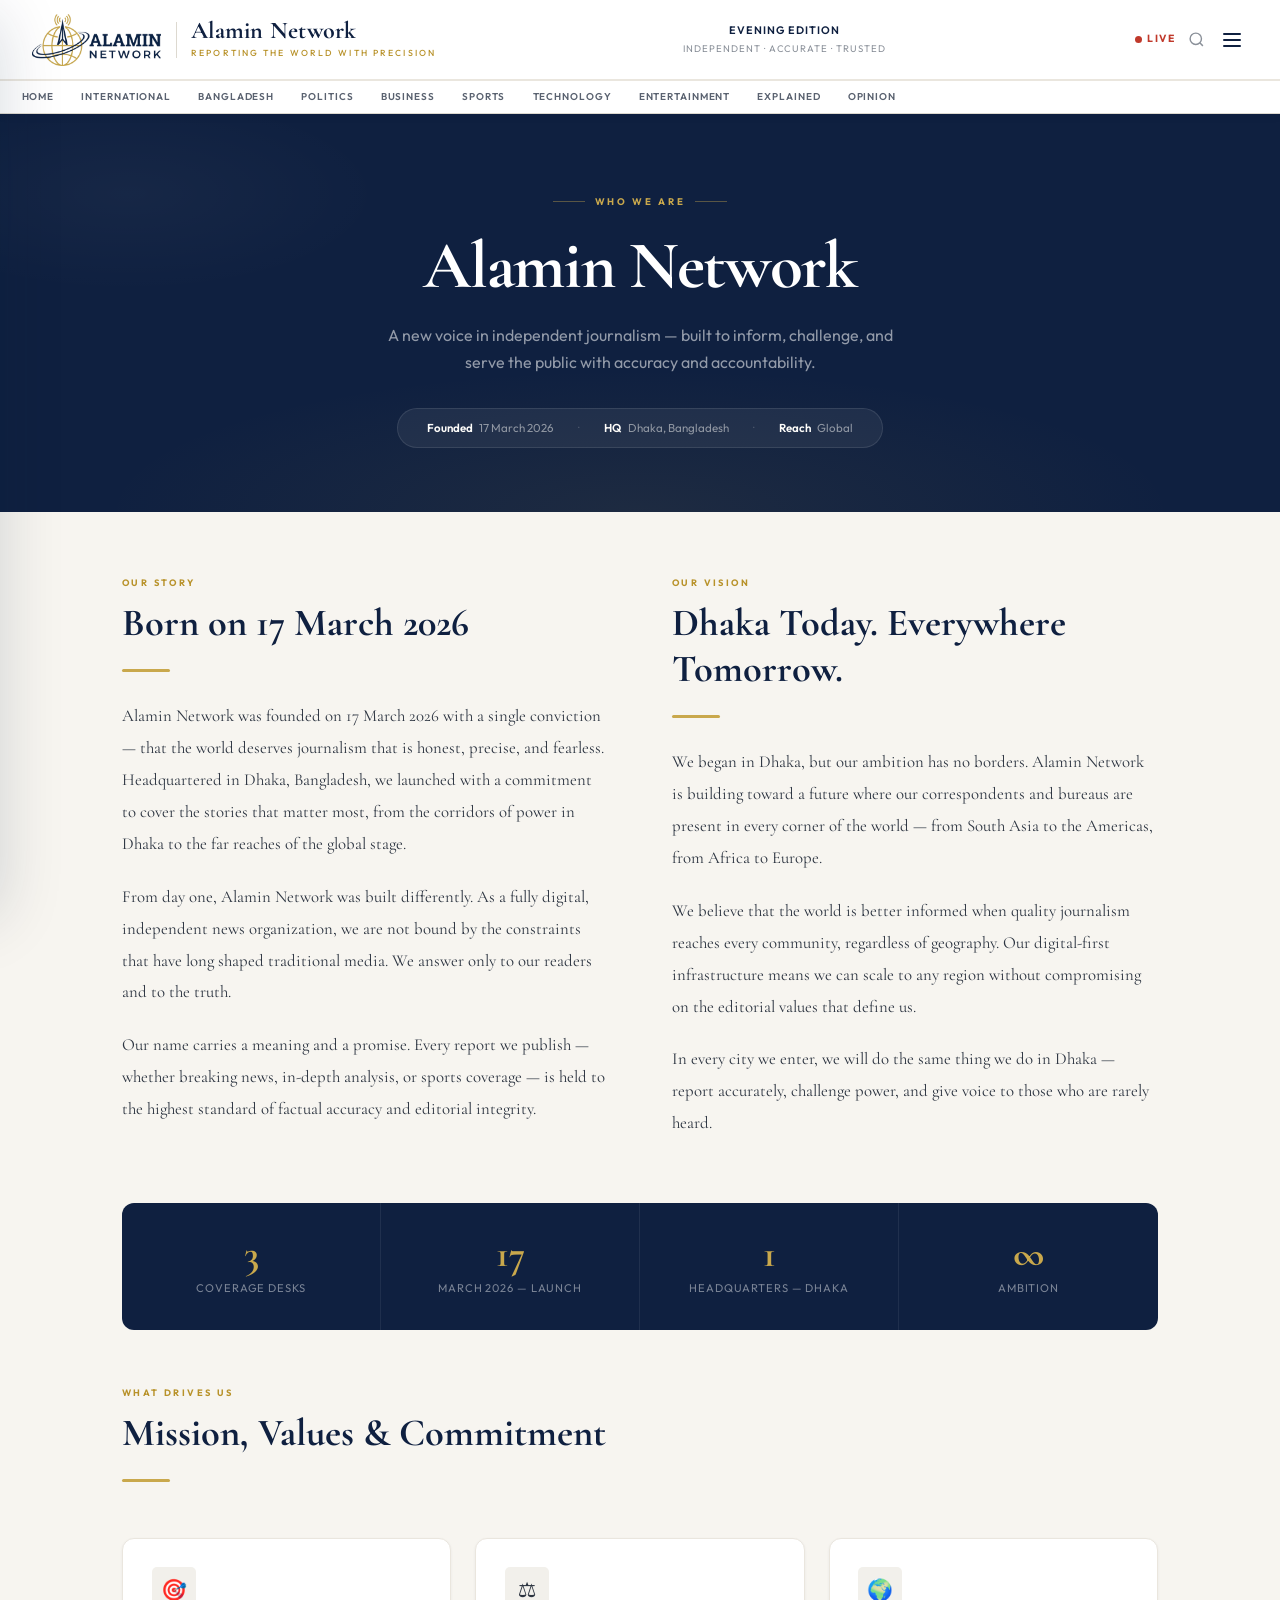
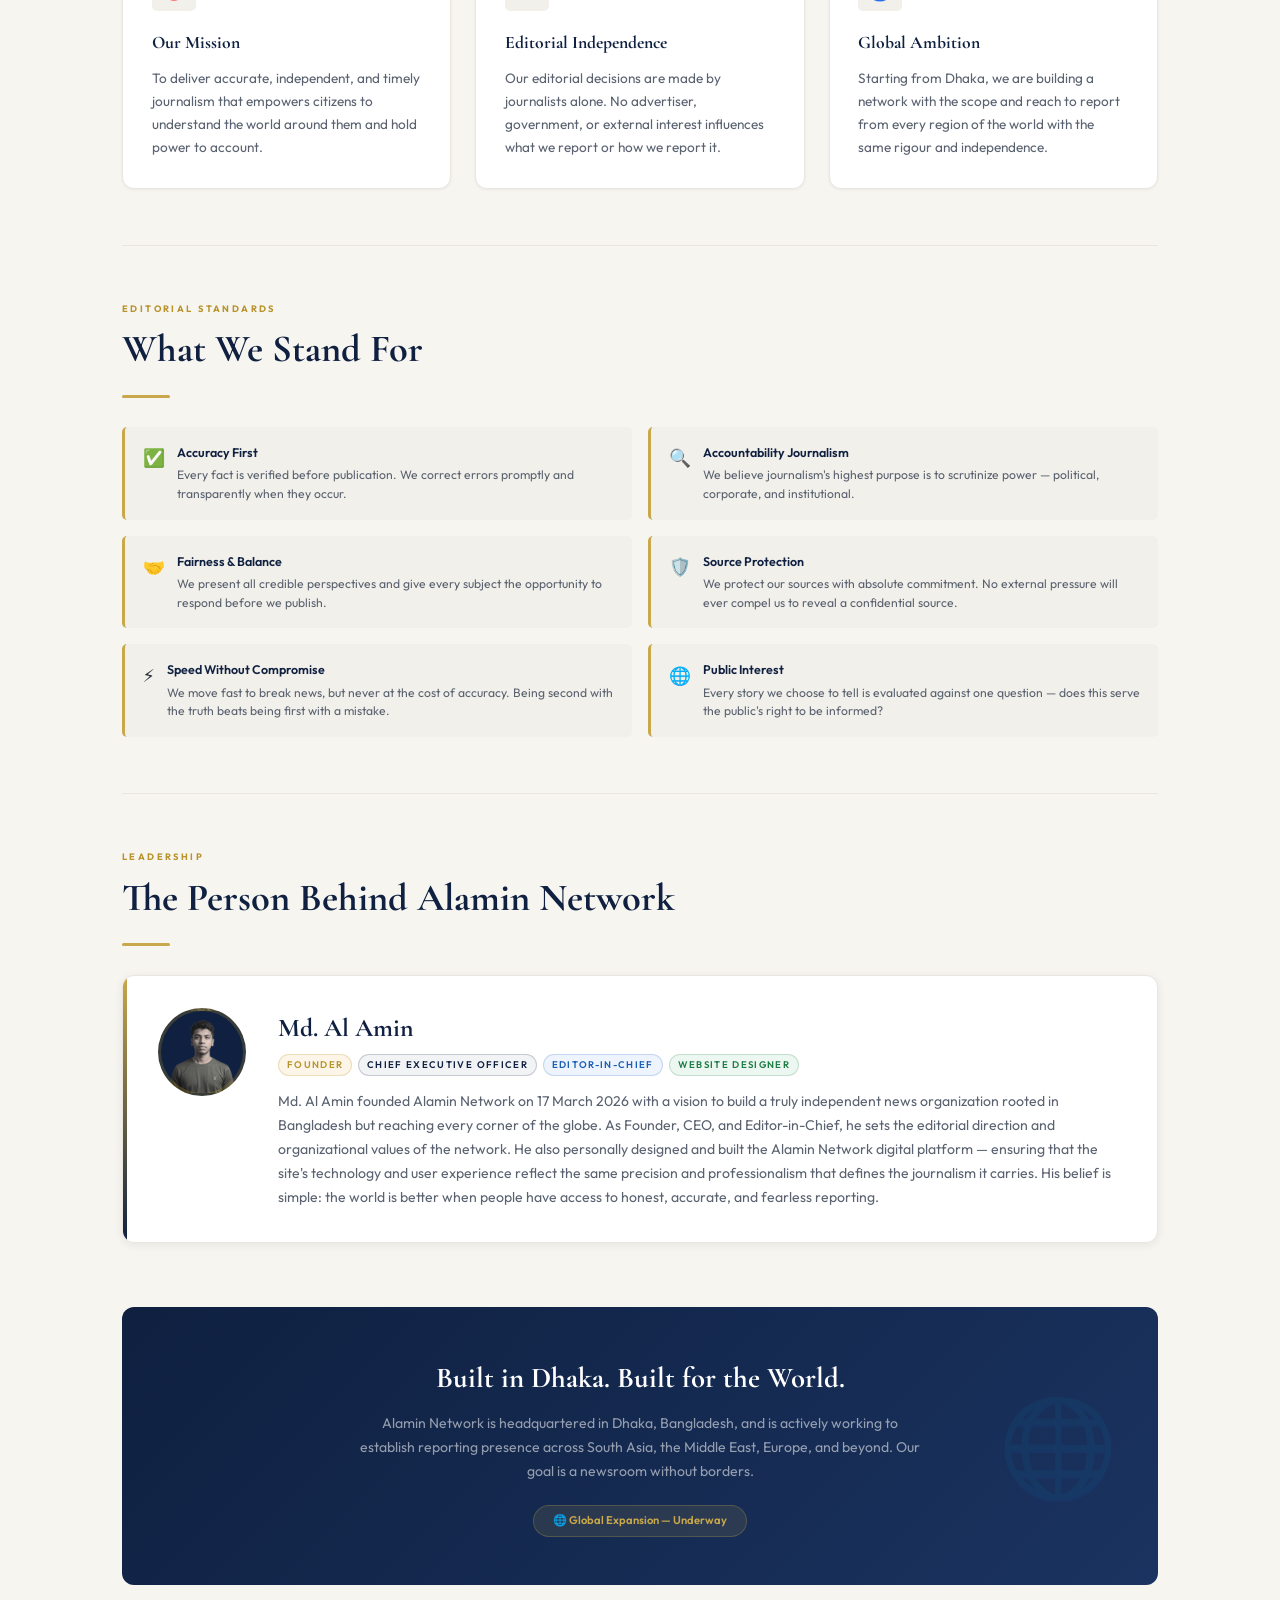
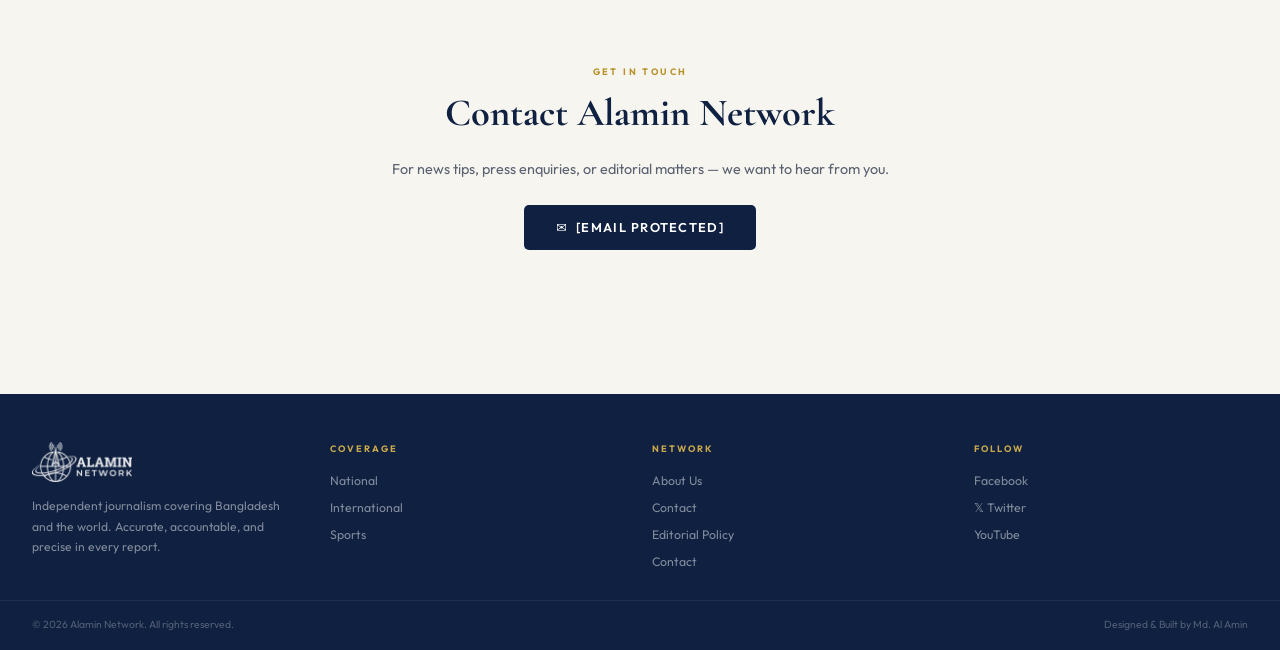
<file: about.html>
<!DOCTYPE html>
<html lang="en">
<head>
  <meta charset="UTF-8" />
  <meta name="viewport" content="width=device-width, initial-scale=1.0" />
  <meta name="description" content="About Alamin Network — Independent journalism headquartered in Dhaka, Bangladesh." />
  <meta name="theme-color" content="#ffffff" />
  <meta property="og:site_name" content="Alamin Network" />
  <meta property="og:type" content="website" />
  <meta property="og:title" content="About Us — Alamin Network" />
  <meta property="og:description" content="Independent journalism headquartered in Dhaka, Bangladesh. Founded 17 March 2026." />
  <meta name="twitter:card" content="summary_large_image" />
  <meta name="twitter:title" content="About Us — Alamin Network" />
  <title>About Us — Alamin Network</title>
  <link rel="icon" type="image/png" href="logo_alaminnetwork.png" />
  <link rel="stylesheet" href="css/main.css" />
  <style>

    /* ── ABOUT PAGE STYLES ─────────────────────────── */

    .about-hero {
      background: var(--navy);
      padding: 5rem 2rem 4rem;
      text-align: center;
      position: relative;
      overflow: hidden;
    }
    .about-hero::before {
      content: '';
      position: absolute;
      inset: 0;
      background:
        radial-gradient(ellipse 70% 60% at 50% 100%, rgba(201,168,76,0.08) 0%, transparent 60%),
        radial-gradient(ellipse 40% 50% at 10% 20%, rgba(255,255,255,0.03) 0%, transparent 50%);
      pointer-events: none;
    }
    .about-hero-label {
      font-family: var(--ui);
      font-size: .6rem;
      font-weight: 700;
      letter-spacing: .28em;
      text-transform: uppercase;
      color: var(--gold-rich);
      margin-bottom: 1.2rem;
      display: flex;
      align-items: center;
      justify-content: center;
      gap: .6rem;
    }
    .about-hero-label::before,
    .about-hero-label::after {
      content: '';
      width: 32px;
      height: 1px;
      background: var(--gold-rich);
      opacity: .4;
    }
    .about-hero-title {
      font-family: var(--display);
      font-size: clamp(2.4rem, 6vw, 4.2rem);
      font-weight: 700;
      color: #fff;
      line-height: 1.1;
      letter-spacing: -.02em;
      margin-bottom: 1.2rem;
    }
    .about-hero-sub {
      font-family: var(--ui);
      font-size: 1rem;
      color: rgba(255,255,255,.55);
      max-width: 520px;
      margin: 0 auto 2rem;
      line-height: 1.7;
    }
    .about-hero-meta {
      display: inline-flex;
      align-items: center;
      gap: 1.5rem;
      background: rgba(255,255,255,.06);
      border: 1px solid rgba(255,255,255,.1);
      border-radius: 30px;
      padding: .6rem 1.8rem;
      font-family: var(--ui);
      font-size: .72rem;
      color: rgba(255,255,255,.5);
    }
    .about-hero-meta span { display: flex; align-items: center; gap: .4rem; }
    .about-hero-meta strong { color: #fff; font-weight: 600; }
    .about-hero-meta-dot { color: rgba(255,255,255,.2); }

    /* Main content area */
    .about-main {
      max-width: 1100px;
      margin: 0 auto;
      padding: 4rem 2rem 5rem;
    }

    /* Section label */
    .about-section-label {
      font-family: var(--ui);
      font-size: .58rem;
      font-weight: 700;
      letter-spacing: .26em;
      text-transform: uppercase;
      color: var(--gold);
      margin-bottom: .6rem;
    }
    .about-section-title {
      font-family: var(--display);
      font-size: clamp(1.6rem, 3vw, 2.4rem);
      font-weight: 700;
      color: var(--navy);
      margin-bottom: 1.4rem;
      line-height: 1.2;
    }
    .about-section-divider {
      width: 48px;
      height: 3px;
      background: var(--gold-rich);
      border-radius: 2px;
      margin-bottom: 1.8rem;
    }
    .about-body-text {
      font-family: var(--display);
      font-size: 1.05rem;
      line-height: 1.9;
      color: var(--text-2);
    }
    .about-body-text p { margin-bottom: 1.3rem; }
    .about-body-text p:last-child { margin-bottom: 0; }

    /* Mission / Vision / Values cards */
    .about-cards {
      display: grid;
      grid-template-columns: repeat(3, 1fr);
      gap: 1.5rem;
      margin: 3.5rem 0;
    }
    .about-card {
      background: var(--surface);
      border: 1px solid var(--border-lt);
      border-radius: var(--r-lg);
      padding: 1.8rem;
      box-shadow: var(--sh-xs);
      transition: box-shadow .22s var(--ease), transform .22s var(--ease);
    }
    .about-card:hover {
      box-shadow: var(--sh-md);
      transform: translateY(-3px);
    }
    .about-card-icon {
      width: 44px;
      height: 44px;
      border-radius: var(--r);
      display: flex;
      align-items: center;
      justify-content: center;
      font-size: 1.3rem;
      margin-bottom: 1.1rem;
      background: var(--surf-alt);
    }
    .about-card-title {
      font-family: var(--display);
      font-size: 1.1rem;
      font-weight: 700;
      color: var(--navy);
      margin-bottom: .6rem;
    }
    .about-card-text {
      font-family: var(--ui);
      font-size: .85rem;
      color: var(--text-3);
      line-height: 1.7;
    }

    /* Stats row */
    .about-stats {
      display: grid;
      grid-template-columns: repeat(4, 1fr);
      gap: 0;
      background: var(--navy);
      border-radius: var(--r-lg);
      overflow: hidden;
      margin: 3.5rem 0;
    }
    .about-stat {
      padding: 2rem 1.5rem;
      text-align: center;
      border-right: 1px solid rgba(255,255,255,.07);
    }
    .about-stat:last-child { border-right: none; }
    .about-stat-number {
      font-family: var(--display);
      font-size: 2.4rem;
      font-weight: 700;
      color: var(--gold-rich);
      line-height: 1;
      margin-bottom: .4rem;
    }
    .about-stat-label {
      font-family: var(--ui);
      font-size: .7rem;
      color: rgba(255,255,255,.45);
      letter-spacing: .08em;
      text-transform: uppercase;
    }

    /* Two-column layout for story + vision */
    .about-two-col {
      display: grid;
      grid-template-columns: 1fr 1fr;
      gap: 4rem;
      align-items: start;
      margin-bottom: 4rem;
    }

    /* Leadership */
    .about-leadership {
      margin-bottom: 4rem;
    }
    .leader-card {
      display: flex;
      align-items: flex-start;
      gap: 2rem;
      background: var(--surface);
      border: 1px solid var(--border-lt);
      border-radius: var(--r-lg);
      padding: 2rem 2.2rem;
      box-shadow: var(--sh-sm);
      position: relative;
      overflow: hidden;
    }
    .leader-card::before {
      content: '';
      position: absolute;
      top: 0; left: 0;
      width: 4px;
      height: 100%;
      background: linear-gradient(to bottom, var(--gold-rich), var(--navy));
    }
    .leader-avatar {
      width: 88px;
      height: 88px;
      border-radius: 50%;
      background: var(--navy);
      display: flex;
      align-items: center;
      justify-content: center;
      font-family: var(--display);
      font-size: 2rem;
      font-weight: 700;
      color: var(--gold-rich);
      flex-shrink: 0;
      border: 3px solid var(--gold-bdr);
    }
    .leader-info { flex: 1; }
    .leader-name {
      font-family: var(--display);
      font-size: 1.6rem;
      font-weight: 700;
      color: var(--navy);
      margin-bottom: .3rem;
    }
    .leader-roles {
      display: flex;
      flex-wrap: wrap;
      gap: .4rem;
      margin-bottom: .9rem;
    }
    .leader-role-tag {
      font-family: var(--ui);
      font-size: .6rem;
      font-weight: 600;
      letter-spacing: .14em;
      text-transform: uppercase;
      padding: .25em .8em;
      border-radius: 30px;
      border: 1px solid;
    }
    .tag-founder { color: var(--gold); border-color: var(--gold-bdr); background: var(--gold-pale); }
    .tag-ceo     { color: var(--navy); border-color: rgba(15,32,64,.2); background: rgba(15,32,64,.05); }
    .tag-editor  { color: var(--cat-nat); border-color: rgba(26,95,180,.2); background: var(--cat-nat-bg); }
    .tag-designer{ color: var(--cat-spt); border-color: rgba(30,126,70,.2); background: var(--cat-spt-bg); }
    .leader-bio {
      font-family: var(--ui);
      font-size: .88rem;
      color: var(--text-3);
      line-height: 1.7;
    }

    /* Editorial values list */
    .about-values {
      display: grid;
      grid-template-columns: repeat(2, 1fr);
      gap: 1rem;
      margin-top: 1.5rem;
    }
    .about-value-item {
      display: flex;
      align-items: flex-start;
      gap: .75rem;
      padding: 1rem 1.1rem;
      background: var(--surf-alt);
      border-radius: var(--r);
      border-left: 3px solid var(--gold-rich);
    }
    .about-value-icon { font-size: 1.1rem; flex-shrink: 0; margin-top: .1rem; }
    .about-value-title {
      font-family: var(--ui);
      font-size: .78rem;
      font-weight: 600;
      color: var(--navy);
      margin-bottom: .2rem;
    }
    .about-value-text {
      font-family: var(--ui);
      font-size: .76rem;
      color: var(--text-3);
      line-height: 1.55;
    }

    /* Global reach banner */
    .about-global {
      background: linear-gradient(135deg, var(--navy) 0%, var(--navy-mid) 100%);
      border-radius: var(--r-lg);
      padding: 3rem 2.5rem;
      text-align: center;
      margin-bottom: 4rem;
      position: relative;
      overflow: hidden;
    }
    .about-global::after {
      content: '🌐';
      position: absolute;
      right: 2.5rem;
      top: 50%;
      transform: translateY(-50%);
      font-size: 6rem;
      opacity: .06;
    }
    .about-global-title {
      font-family: var(--display);
      font-size: 1.8rem;
      font-weight: 700;
      color: #fff;
      margin-bottom: .7rem;
    }
    .about-global-text {
      font-family: var(--ui);
      font-size: .88rem;
      color: rgba(255,255,255,.55);
      max-width: 560px;
      margin: 0 auto;
      line-height: 1.7;
    }
    .about-global-badge {
      display: inline-flex;
      align-items: center;
      gap: .5rem;
      background: rgba(201,168,76,.12);
      border: 1px solid rgba(201,168,76,.25);
      border-radius: 30px;
      padding: .4rem 1.2rem;
      font-family: var(--ui);
      font-size: .7rem;
      color: var(--gold-rich);
      font-weight: 600;
      margin-top: 1.3rem;
    }

    /* Section separator */
    .about-sep {
      border: none;
      border-top: 1px solid var(--border-lt);
      margin: 3.5rem 0;
    }

    /* Responsive */
    @media (max-width: 900px) {
      .about-two-col { grid-template-columns: 1fr; gap: 2.5rem; }
      .about-cards { grid-template-columns: 1fr; gap: 1rem; }
      .about-stats { grid-template-columns: repeat(2,1fr); }
      .about-stat:nth-child(2) { border-right: none; }
      .about-values { grid-template-columns: 1fr; }
    }
    @media (max-width: 600px) {
      .about-hero { padding: 3.5rem 1.2rem 3rem; }
      .about-hero-meta { flex-direction: column; gap: .5rem; border-radius: var(--r-lg); }
      .about-hero-meta-dot { display: none; }
      .about-main { padding: 2.5rem 1rem 4rem; }
      .about-stats { grid-template-columns: repeat(2,1fr); }
      .leader-card { flex-direction: column; align-items: center; text-align: center; }
      .leader-card::before { width: 100%; height: 4px; }
      .leader-roles { justify-content: center; }
      .about-global::after { display: none; }
    }
  </style>
</head>
<body>
<header class="site-header">
  <div class="header-brand-row">
    <div class="header-logo">
      <a href="index.html" style="display:flex;align-items:center;gap:.9rem;text-decoration:none">
        <img class="logo-img" src="logo_alaminnetwork.png" alt="Alamin Network" />
        <div class="logo-divider"></div>
        <div class="logo-text">
          <span class="logo-text-main">Alamin Network</span>
          <span class="logo-text-sub">Reporting the World With Precision</span>
        </div>
      </a>
    </div>
    <div class="edition-badge">
      <span class="edition-name" id="edition-name">Morning Edition</span>
      Independent · Accurate · Trusted
    </div>
    <div class="header-actions">
      <a href="live.html" class="live-header-btn" id="live-header-btn" title="Live Coverage">
        <span class="live-header-dot"></span>LIVE
      </a>
      <button class="header-btn" onclick="openSearch()" title="Search">
        <svg width="17" height="17" viewBox="0 0 24 24" fill="none" stroke="currentColor" stroke-width="2"><circle cx="11" cy="11" r="8"/><path d="m21 21-4.35-4.35"/></svg>
      </button>
      <button class="hamburger-btn" id="hamburger-btn" onclick="openDrawer()" title="Menu">
        <span class="ham-bar"></span>
        <span class="ham-bar"></span>
        <span class="ham-bar"></span>
      </button>
    </div>
  </div>
  <nav class="cat-nav" id="cat-nav">
    <div class="cat-nav-inner">
      <a href="index.html" class="cat-link">Home</a>
      <a href="category.html?cat=international"  class="cat-link" data-cat="international">International</a>
      <a href="category.html?cat=bangladesh"     class="cat-link" data-cat="bangladesh">Bangladesh</a>
      <a href="category.html?cat=politics"       class="cat-link" data-cat="politics">Politics</a>
      <a href="category.html?cat=business"       class="cat-link" data-cat="business">Business</a>
      <a href="category.html?cat=sports"         class="cat-link" data-cat="sports">Sports</a>
      <a href="category.html?cat=technology"     class="cat-link" data-cat="technology">Technology</a>
      <a href="category.html?cat=entertainment"  class="cat-link" data-cat="entertainment">Entertainment</a>
      <a href="category.html?cat=explained"      class="cat-link" data-cat="explained">Explained</a>
      <a href="category.html?cat=opinion"        class="cat-link" data-cat="opinion">Opinion</a>
    </div>
  </nav>
</header>

<!-- DRAWER BACKDROP -->
<div class="drawer-backdrop" id="drawer-backdrop"></div>

<!-- DRAWER -->
<nav class="drawer" id="drawer">
  <div class="drawer-head">
    <img class="drawer-logo" src="logo_alaminnetwork.png" alt="Alamin Network" />
    <button class="drawer-x" onclick="closeDrawer()">✕</button>
  </div>
  <div class="drawer-edition">
    <strong id="drawer-edition-name">Morning Edition</strong>
    Independent · Accurate · Trusted
  </div>
  <div>
    <div class="drawer-nav-label">News</div>
    <a href="index.html"                      class="drawer-link" data-page="home"><span class="drawer-dot"></span>Home</a>
    <a href="category.html?cat=national"      class="drawer-link" data-cat="national"><span class="drawer-dot"></span>National</a>
    <a href="category.html?cat=international" class="drawer-link" data-cat="international"><span class="drawer-dot"></span>International</a>
    <a href="category.html?cat=politics"      class="drawer-link" data-cat="politics"><span class="drawer-dot"></span>Politics</a>
    <a href="category.html?cat=business"      class="drawer-link" data-cat="business"><span class="drawer-dot"></span>Business</a>
  </div>
  <div>
    <div class="drawer-nav-label">More</div>
    <a href="category.html?cat=sports"        class="drawer-link" data-cat="sports"><span class="drawer-dot"></span>Sports</a>
    <a href="category.html?cat=technology"    class="drawer-link" data-cat="technology"><span class="drawer-dot"></span>Technology</a>
    <a href="category.html?cat=entertainment" class="drawer-link" data-cat="entertainment"><span class="drawer-dot"></span>Entertainment</a>
  </div>
  <div class="drawer-foot">
    <div class="drawer-foot-title">Follow Us</div>
    <div class="drawer-social">
      <a href="#">Facebook</a>
      <a href="#">𝕏 Twitter</a>
      <a href="#">YouTube</a>
    </div>
  </div>
  <div>
    <div class="drawer-nav-label">Pages</div>
    <a href="about.html"   class="drawer-link active"><span class="drawer-dot" style="background:var(--gold)"></span>About Us</a>
    <a href="archive.html" class="drawer-link"><span class="drawer-dot" style="background:var(--text-4)"></span>Archive</a>
    <a href="contact.html" class="drawer-link"><span class="drawer-dot" style="background:var(--cat-int)"></span>Contact</a>
  </div>
</nav>

<!-- SEARCH OVERLAY -->
<div class="search-overlay" id="search-overlay">
  <div class="search-box">
    <div class="search-box-label">Search Articles</div>
    <div class="search-input-row">
      <svg width="20" height="20" viewBox="0 0 24 24" fill="none" stroke="currentColor" stroke-width="2"><circle cx="11" cy="11" r="8"/><path d="m21 21-4.35-4.35"/></svg>
      <input type="text" id="search-input" placeholder="Type to search…" oninput="runSearch(this.value)" autocomplete="off" />
      <button class="search-close-btn" onclick="closeSearch()">✕</button>
    </div>
    <div id="search-results"></div>
  </div>
</div>

<!-- HERO BANNER -->
<div class="about-hero">
  <div class="about-hero-label">Who We Are</div>
  <h1 class="about-hero-title">Alamin Network</h1>
  <p class="about-hero-sub">A new voice in independent journalism — built to inform, challenge, and serve the public with accuracy and accountability.</p>
  <div class="about-hero-meta">
    <span><strong>Founded</strong> 17 March 2026</span>
    <span class="about-hero-meta-dot">·</span>
    <span><strong>HQ</strong> Dhaka, Bangladesh</span>
    <span class="about-hero-meta-dot">·</span>
    <span><strong>Reach</strong> Global</span>
  </div>
</div>

<!-- MAIN CONTENT -->
<main class="about-main">

  <!-- OUR STORY + GLOBAL VISION -->
  <div class="about-two-col">

    <div>
      <div class="about-section-label">Our Story</div>
      <h2 class="about-section-title">Born on 17 March 2026</h2>
      <div class="about-section-divider"></div>
      <div class="about-body-text">
        <p>Alamin Network was founded on 17 March 2026 with a single conviction — that the world deserves journalism that is honest, precise, and fearless. Headquartered in Dhaka, Bangladesh, we launched with a commitment to cover the stories that matter most, from the corridors of power in Dhaka to the far reaches of the global stage.</p>
        <p>From day one, Alamin Network was built differently. As a fully digital, independent news organization, we are not bound by the constraints that have long shaped traditional media. We answer only to our readers and to the truth.</p>
        <p>Our name carries a meaning and a promise. Every report we publish — whether breaking news, in-depth analysis, or sports coverage — is held to the highest standard of factual accuracy and editorial integrity.</p>
      </div>
    </div>

    <div>
      <div class="about-section-label">Our Vision</div>
      <h2 class="about-section-title">Dhaka Today. Everywhere Tomorrow.</h2>
      <div class="about-section-divider"></div>
      <div class="about-body-text">
        <p>We began in Dhaka, but our ambition has no borders. Alamin Network is building toward a future where our correspondents and bureaus are present in every corner of the world — from South Asia to the Americas, from Africa to Europe.</p>
        <p>We believe that the world is better informed when quality journalism reaches every community, regardless of geography. Our digital-first infrastructure means we can scale to any region without compromising on the editorial values that define us.</p>
        <p>In every city we enter, we will do the same thing we do in Dhaka — report accurately, challenge power, and give voice to those who are rarely heard.</p>
      </div>
    </div>

  </div>

  <!-- STATS -->
  <div class="about-stats">
    <div class="about-stat">
      <div class="about-stat-number">3</div>
      <div class="about-stat-label">Coverage Desks</div>
    </div>
    <div class="about-stat">
      <div class="about-stat-number">17</div>
      <div class="about-stat-label">March 2026 — Launch</div>
    </div>
    <div class="about-stat">
      <div class="about-stat-number">1</div>
      <div class="about-stat-label">Headquarters — Dhaka</div>
    </div>
    <div class="about-stat">
      <div class="about-stat-number">∞</div>
      <div class="about-stat-label">Ambition</div>
    </div>
  </div>

  <!-- MISSION, VALUES, COMMITMENT CARDS -->
  <div class="about-section-label">What Drives Us</div>
  <h2 class="about-section-title">Mission, Values & Commitment</h2>
  <div class="about-section-divider"></div>

  <div class="about-cards">
    <div class="about-card">
      <div class="about-card-icon">🎯</div>
      <div class="about-card-title">Our Mission</div>
      <div class="about-card-text">To deliver accurate, independent, and timely journalism that empowers citizens to understand the world around them and hold power to account.</div>
    </div>
    <div class="about-card">
      <div class="about-card-icon">⚖️</div>
      <div class="about-card-title">Editorial Independence</div>
      <div class="about-card-text">Our editorial decisions are made by journalists alone. No advertiser, government, or external interest influences what we report or how we report it.</div>
    </div>
    <div class="about-card">
      <div class="about-card-icon">🌍</div>
      <div class="about-card-title">Global Ambition</div>
      <div class="about-card-text">Starting from Dhaka, we are building a network with the scope and reach to report from every region of the world with the same rigour and independence.</div>
    </div>
  </div>

  <!-- EDITORIAL VALUES -->
  <hr class="about-sep" />

  <div class="about-section-label">Editorial Standards</div>
  <h2 class="about-section-title">What We Stand For</h2>
  <div class="about-section-divider"></div>

  <div class="about-values">
    <div class="about-value-item">
      <div class="about-value-icon">✅</div>
      <div>
        <div class="about-value-title">Accuracy First</div>
        <div class="about-value-text">Every fact is verified before publication. We correct errors promptly and transparently when they occur.</div>
      </div>
    </div>
    <div class="about-value-item">
      <div class="about-value-icon">🔍</div>
      <div>
        <div class="about-value-title">Accountability Journalism</div>
        <div class="about-value-text">We believe journalism's highest purpose is to scrutinize power — political, corporate, and institutional.</div>
      </div>
    </div>
    <div class="about-value-item">
      <div class="about-value-icon">🤝</div>
      <div>
        <div class="about-value-title">Fairness & Balance</div>
        <div class="about-value-text">We present all credible perspectives and give every subject the opportunity to respond before we publish.</div>
      </div>
    </div>
    <div class="about-value-item">
      <div class="about-value-icon">🛡️</div>
      <div>
        <div class="about-value-title">Source Protection</div>
        <div class="about-value-text">We protect our sources with absolute commitment. No external pressure will ever compel us to reveal a confidential source.</div>
      </div>
    </div>
    <div class="about-value-item">
      <div class="about-value-icon">⚡</div>
      <div>
        <div class="about-value-title">Speed Without Compromise</div>
        <div class="about-value-text">We move fast to break news, but never at the cost of accuracy. Being second with the truth beats being first with a mistake.</div>
      </div>
    </div>
    <div class="about-value-item">
      <div class="about-value-icon">🌐</div>
      <div>
        <div class="about-value-title">Public Interest</div>
        <div class="about-value-text">Every story we choose to tell is evaluated against one question — does this serve the public's right to be informed?</div>
      </div>
    </div>
  </div>

  <hr class="about-sep" />

  <!-- LEADERSHIP -->
  <div class="about-leadership">
    <div class="about-section-label">Leadership</div>
    <h2 class="about-section-title">The Person Behind Alamin Network</h2>
    <div class="about-section-divider"></div>

    <div class="leader-card">
      <div class="leader-avatar" style="background-image:url('images/IMG_20260314_221739.png');background-size:cover;background-position:center top;padding:0;font-size:0;"></div>
      <div class="leader-info">
        <div class="leader-name">Md. Al Amin</div>
        <div class="leader-roles">
          <span class="leader-role-tag tag-founder">Founder</span>
          <span class="leader-role-tag tag-ceo">Chief Executive Officer</span>
          <span class="leader-role-tag tag-editor">Editor-in-Chief</span>
          <span class="leader-role-tag tag-designer">Website Designer</span>
        </div>
        <div class="leader-bio">
          Md. Al Amin founded Alamin Network on 17 March 2026 with a vision to build a truly independent news organization rooted in Bangladesh but reaching every corner of the globe. As Founder, CEO, and Editor-in-Chief, he sets the editorial direction and organizational values of the network. He also personally designed and built the Alamin Network digital platform — ensuring that the site's technology and user experience reflect the same precision and professionalism that defines the journalism it carries. His belief is simple: the world is better when people have access to honest, accurate, and fearless reporting.
        </div>
      </div>
    </div>
  </div>

  <!-- GLOBAL REACH BANNER -->
  <div class="about-global">
    <div class="about-global-title">Built in Dhaka. Built for the World.</div>
    <div class="about-global-text">Alamin Network is headquartered in Dhaka, Bangladesh, and is actively working to establish reporting presence across South Asia, the Middle East, Europe, and beyond. Our goal is a newsroom without borders.</div>
    <div class="about-global-badge">
      🌐 Global Expansion — Underway
    </div>
  </div>

  <!-- CONTACT STRIP -->
  <div style="text-align:center;padding:1rem 0 2rem">
    <div class="about-section-label" style="justify-content:center;display:flex">Get In Touch</div>
    <h2 class="about-section-title" style="text-align:center">Contact Alamin Network</h2>
    <p style="font-family:var(--ui);font-size:.9rem;color:var(--text-3);margin-bottom:1.5rem">For news tips, press enquiries, or editorial matters — we want to hear from you.</p>
    <a href="/cdn-cgi/l/email-protection#74171b1a0015170034151815191d1a1a1100031b061f5a171b19" style="display:inline-flex;align-items:center;gap:.5rem;background:var(--navy);color:#fff;font-family:var(--ui);font-size:.8rem;font-weight:600;letter-spacing:.1em;text-transform:uppercase;padding:.75rem 2rem;border-radius:var(--r);transition:background .18s" onmouseover="this.style.background='var(--navy-mid)'" onmouseout="this.style.background='var(--navy)'">
      ✉ <span class="__cf_email__" data-cfemail="92f1fdfce6f3f1e6d2f3fef3fffbfcfcf7e6e5fde0f9bcf1fdff">[email&#160;protected]</span>
    </a>
  </div>

</main>

<!-- FOOTER -->
<footer class="site-footer">
  <div class="footer-main">
    <div>
      <img class="footer-logo" src="logo_alaminnetwork.png" alt="Alamin Network" />
      <p class="footer-desc">Independent journalism covering Bangladesh and the world. Accurate, accountable, and precise in every report.</p>
    </div>
    <div>
      <div class="footer-col-title">Coverage</div>
      <div class="footer-links">
        <a href="category.html?cat=national">National</a>
        <a href="category.html?cat=international">International</a>
        <a href="category.html?cat=sports">Sports</a>
      </div>
    </div>
    <div>
      <div class="footer-col-title">Network</div>
      <div class="footer-links">
        <a href="about.html">About Us</a>
        <a href="contact.html">Contact</a>
        <a href="#">Editorial Policy</a>
        <a href="#">Contact</a>
      </div>
    </div>
    <div>
      <div class="footer-col-title">Follow</div>
      <div class="footer-links">
        <a href="#">Facebook</a>
        <a href="#">𝕏 Twitter</a>
        <a href="#">YouTube</a>
      </div>
    </div>
  </div>
  <div class="footer-bottom">
    <span>© 2026 Alamin Network. All rights reserved.</span>
    <span>Designed & Built by Md. Al Amin</span>
  </div>
</footer>

<script src="js/main.js"></script>
<script>
  initEdition();
  setActiveNav();
  getJSON('data/index.json').then(function(feed) {
    if (feed) { _feed = feed; initBreaking(feed); }
  });
</script>
</body>
</html>
</file>
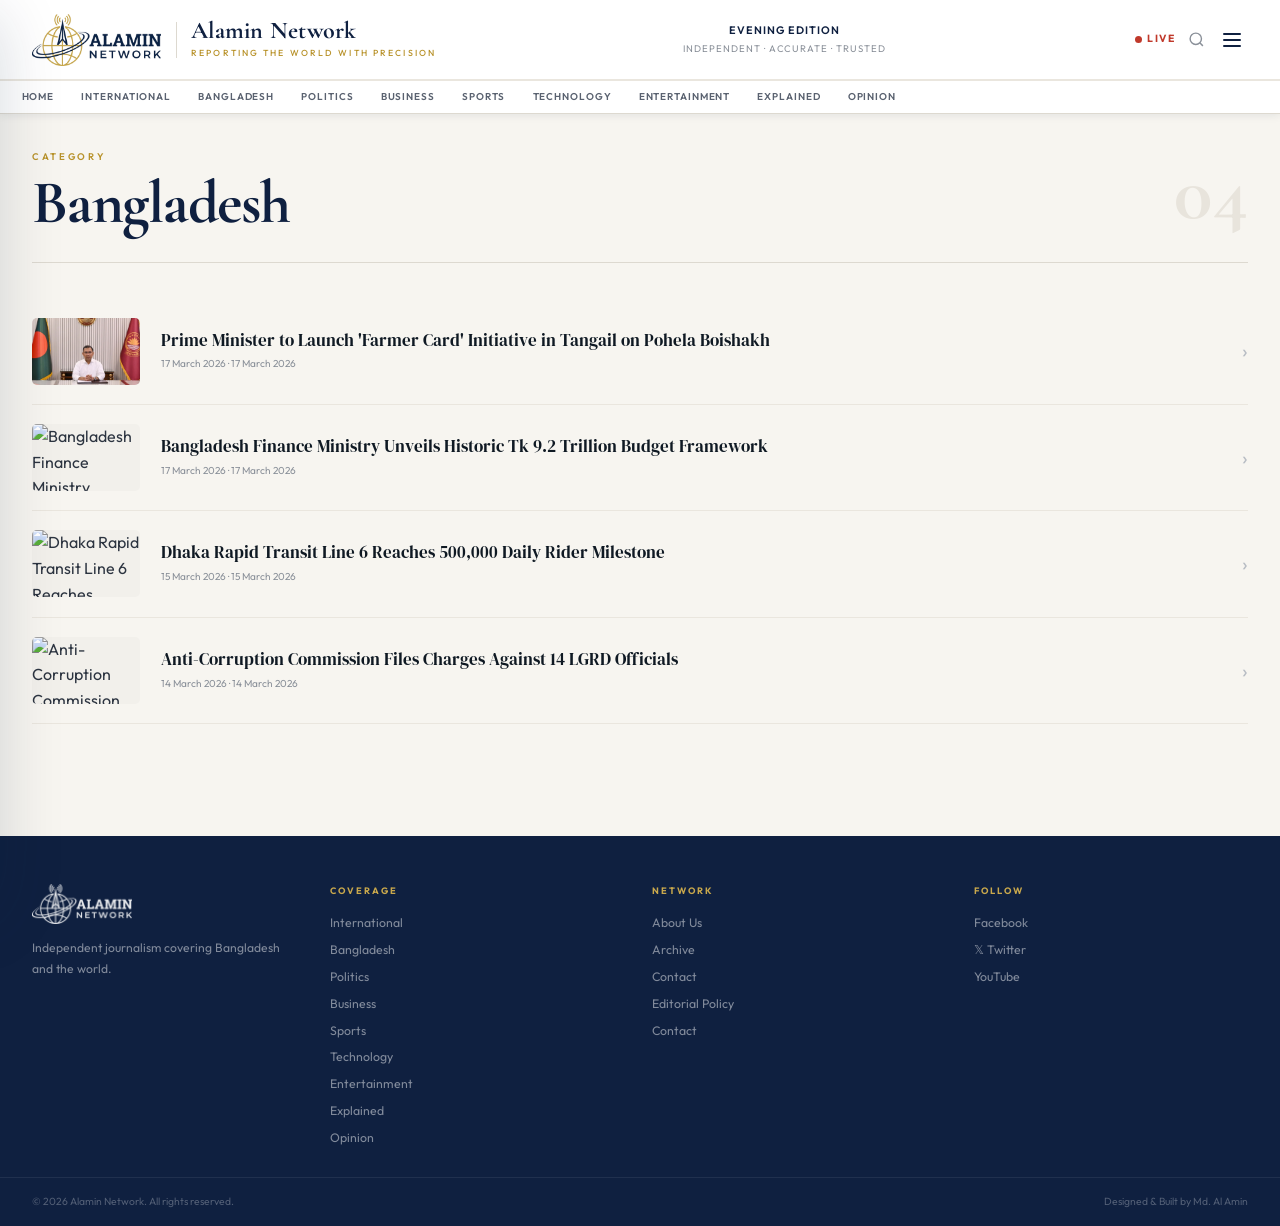
<file: category.html>
<!DOCTYPE html>
<html lang="en">
<head>
  <meta charset="UTF-8" /><meta name="viewport" content="width=device-width, initial-scale=1.0" />
  <title>Category — Alamin Network</title>
  <link rel="icon" type="image/png" href="logo_alaminnetwork.png" />
  <link rel="stylesheet" href="css/main.css" />
</head>
<body>
<header class="site-header">
  <div class="header-brand-row">
    <div class="header-logo">
      <a href="index.html" style="display:flex;align-items:center;gap:.9rem;text-decoration:none">
        <img class="logo-img" src="logo_alaminnetwork.png" alt="Alamin Network" />
        <div class="logo-divider"></div>
        <div class="logo-text">
          <span class="logo-text-main">Alamin Network</span>
          <span class="logo-text-sub">Reporting the World With Precision</span>
        </div>
      </a>
    </div>
    <div class="edition-badge"><span class="edition-name" id="edition-name">Morning Edition</span>Independent · Accurate · Trusted</div>
    <div class="header-actions">
      <a href="live.html" class="live-header-btn" id="live-header-btn" title="Live Coverage">
        <span class="live-header-dot"></span>LIVE
      </a>
      <button class="header-btn" onclick="openSearch()" title="Search"><svg width="17" height="17" viewBox="0 0 24 24" fill="none" stroke="currentColor" stroke-width="2"><circle cx="11" cy="11" r="8"/><path d="m21 21-4.35-4.35"/></svg></button>
      <button class="hamburger-btn" id="hamburger-btn" onclick="openDrawer()" title="Menu"><span class="ham-bar"></span><span class="ham-bar"></span><span class="ham-bar"></span></button>
    </div>
  </div>
  <nav class="cat-nav" id="cat-nav">
    <div class="cat-nav-inner">
      <a href="index.html" class="cat-link">Home</a>
      <a href="category.html?cat=international"  class="cat-link" data-cat="international">International</a>
      <a href="category.html?cat=bangladesh"     class="cat-link" data-cat="bangladesh">Bangladesh</a>
      <a href="category.html?cat=politics"       class="cat-link" data-cat="politics">Politics</a>
      <a href="category.html?cat=business"       class="cat-link" data-cat="business">Business</a>
      <a href="category.html?cat=sports"         class="cat-link" data-cat="sports">Sports</a>
      <a href="category.html?cat=technology"     class="cat-link" data-cat="technology">Technology</a>
      <a href="category.html?cat=entertainment"  class="cat-link" data-cat="entertainment">Entertainment</a>
      <a href="category.html?cat=explained"      class="cat-link" data-cat="explained">Explained</a>
      <a href="category.html?cat=opinion"        class="cat-link" data-cat="opinion">Opinion</a>
    </div>
  </nav>
</header>
<div class="drawer-backdrop" id="drawer-backdrop"></div>
<nav class="drawer" id="drawer">
  <div class="drawer-head"><img class="drawer-logo" src="logo_alaminnetwork.png" alt="Alamin Network" /><button class="drawer-x" onclick="closeDrawer()">✕</button></div>
  <div class="drawer-edition"><strong id="drawer-edition-name">Morning Edition</strong>Independent · Accurate · Trusted</div>
  <div>
    <div class="drawer-nav-label">News</div>
    <a href="index.html" class="drawer-link" data-page="home"><span class="drawer-dot"></span>Home</a>
    <a href="category.html?cat=international" class="drawer-link" data-cat="international"><span class="drawer-dot"></span>International</a>
    <a href="category.html?cat=bangladesh"    class="drawer-link" data-cat="bangladesh"><span class="drawer-dot"></span>Bangladesh</a>
    <a href="category.html?cat=politics"      class="drawer-link" data-cat="politics"><span class="drawer-dot"></span>Politics</a>
    <a href="category.html?cat=business"      class="drawer-link" data-cat="business"><span class="drawer-dot"></span>Business</a>
  </div>
  <div>
    <div class="drawer-nav-label">More</div>
    <a href="category.html?cat=sports"        class="drawer-link" data-cat="sports"><span class="drawer-dot"></span>Sports</a>
    <a href="category.html?cat=technology"    class="drawer-link" data-cat="technology"><span class="drawer-dot"></span>Technology</a>
    <a href="category.html?cat=entertainment" class="drawer-link" data-cat="entertainment"><span class="drawer-dot"></span>Entertainment</a>
    <a href="category.html?cat=explained"     class="drawer-link" data-cat="explained"><span class="drawer-dot"></span>Explained</a>
    <a href="category.html?cat=opinion"       class="drawer-link" data-cat="opinion"><span class="drawer-dot"></span>Opinion</a>
  </div>
  <div>
    <div class="drawer-nav-label">Pages</div>
    <a href="about.html" class="drawer-link"><span class="drawer-dot" style="background:var(--gold)"></span>About Us</a>
    <a href="archive.html" class="drawer-link"><span class="drawer-dot" style="background:var(--text-4)"></span>Archive</a>
    <a href="contact.html" class="drawer-link"><span class="drawer-dot" style="background:var(--cat-int)"></span>Contact</a>
  </div>
  <div class="drawer-foot"><div class="drawer-foot-title">Follow Us</div><div class="drawer-social"><a href="#">Facebook</a><a href="#">𝕏 Twitter</a><a href="#">YouTube</a></div></div>
</nav>
<div class="search-overlay" id="search-overlay">
  <div class="search-box">
    <div class="search-box-label">Search Articles</div>
    <div class="search-input-row">
      <svg width="20" height="20" viewBox="0 0 24 24" fill="none" stroke="currentColor" stroke-width="2"><circle cx="11" cy="11" r="8"/><path d="m21 21-4.35-4.35"/></svg>
      <input type="text" id="search-input" placeholder="Type to search…" oninput="runSearch(this.value)" autocomplete="off" />
      <button class="search-close-btn" onclick="closeSearch()">✕</button>
    </div>
    <div id="search-results"></div>
  </div>
</div>
<main class="site-main">
  <div class="cat-page-hero">
    <div class="cat-page-hero-inner">
      <div><div class="cat-page-label" id="cat-label">Category</div><h1 class="cat-page-title" id="cat-title">Loading…</h1></div>
      <div class="cat-page-count" id="cat-count">00</div>
    </div>
  </div>
  <div class="cat-list" id="cat-list">
    <div style="height:82px;margin-bottom:1px;border-radius:var(--r)" class="sk"></div>
    <div style="height:82px;margin-bottom:1px;border-radius:var(--r)" class="sk"></div>
    <div style="height:82px;border-radius:var(--r)" class="sk"></div>
  </div>
</main>
<footer class="site-footer">
  <div class="footer-main">
    <div><img class="footer-logo" src="logo_alaminnetwork.png" alt="Alamin Network" /><p class="footer-desc">Independent journalism covering Bangladesh and the world.</p></div>
    <div><div class="footer-col-title">Coverage</div><div class="footer-links"><a href="category.html?cat=international">International</a><a href="category.html?cat=bangladesh">Bangladesh</a><a href="category.html?cat=politics">Politics</a><a href="category.html?cat=business">Business</a><a href="category.html?cat=sports">Sports</a><a href="category.html?cat=technology">Technology</a><a href="category.html?cat=entertainment">Entertainment</a><a href="category.html?cat=explained">Explained</a><a href="category.html?cat=opinion">Opinion</a></div></div>
    <div><div class="footer-col-title">Network</div><div class="footer-links"><a href="about.html">About Us</a>
        <a href="archive.html">Archive</a>
        <a href="contact.html">Contact</a><a href="#">Editorial Policy</a><a href="#">Contact</a></div></div>
    <div><div class="footer-col-title">Follow</div><div class="footer-links"><a href="#">Facebook</a><a href="#">𝕏 Twitter</a><a href="#">YouTube</a></div></div>
  </div>
  <div class="footer-bottom"><span>© 2026 Alamin Network. All rights reserved.</span><span>Designed & Built by Md. Al Amin</span></div>
</footer>
<script src="js/main.js"></script>
<script>initCategoryPage();</script>
</body>
</html>
</file>
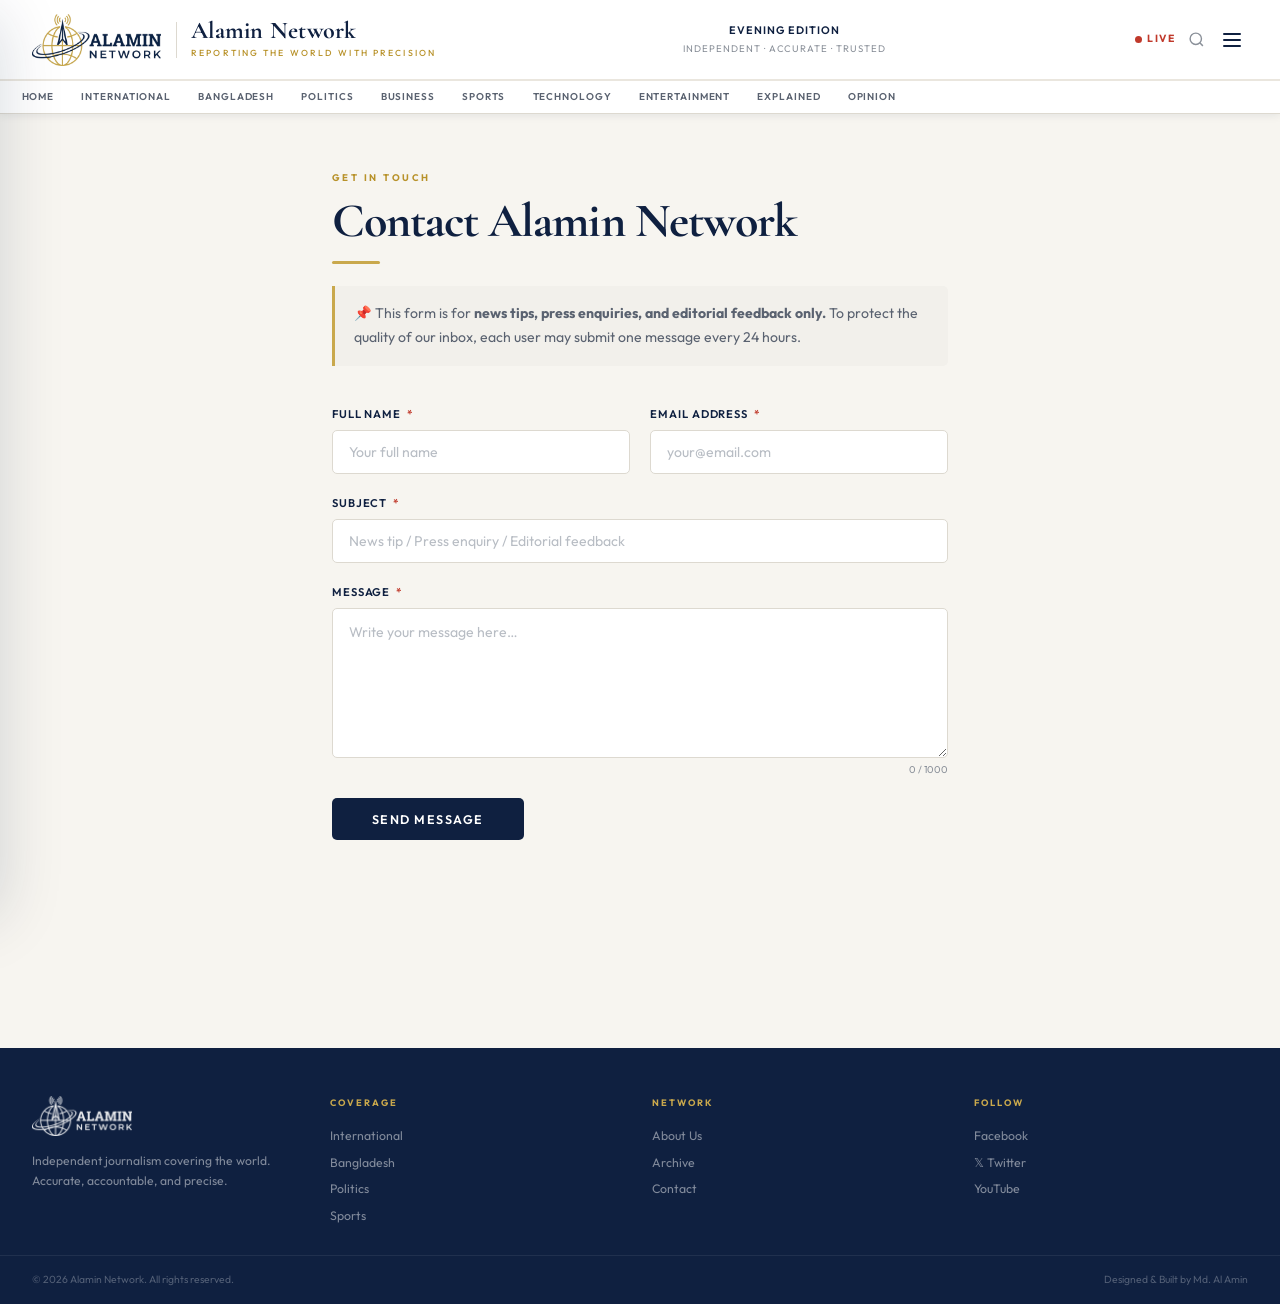
<file: contact.html>
<!DOCTYPE html>
<html lang="en">
<head>
  <meta charset="UTF-8" />
  <meta name="viewport" content="width=device-width, initial-scale=1.0" />
  <meta name="description" content="Contact Alamin Network — Send us your news tips, press enquiries or editorial feedback." />
  <meta name="theme-color" content="#ffffff" />
  <title>Contact — Alamin Network</title>
  <link rel="icon" type="image/png" href="logo_alaminnetwork.png" />
  <link rel="stylesheet" href="css/main.css" />
  <style>
    /* ── CONTACT PAGE ─────────────────────────────────── */
    .contact-wrap{
      max-width: 680px;
      margin: 0 auto;
      padding: 3.5rem 2rem 6rem;
    }

    .contact-label{
      font-family: var(--ui);
      font-size: .6rem;
      font-weight: 700;
      letter-spacing: .26em;
      text-transform: uppercase;
      color: var(--gold);
      margin-bottom: .6rem;
    }
    .contact-title{
      font-family: var(--display);
      font-size: clamp(2rem, 5vw, 3rem);
      font-weight: 700;
      color: var(--navy);
      line-height: 1.1;
      margin-bottom: .8rem;
      letter-spacing: -.02em;
    }
    .contact-divider{
      width: 48px;
      height: 3px;
      background: var(--gold-rich);
      border-radius: 2px;
      margin-bottom: 1.4rem;
    }
    .contact-desc{
      font-family: var(--ui);
      font-size: .88rem;
      color: var(--text-3);
      line-height: 1.7;
      margin-bottom: 2.5rem;
      padding: 1rem 1.2rem;
      background: var(--surf-alt);
      border-left: 3px solid var(--gold-rich);
      border-radius: 0 var(--r) var(--r) 0;
    }

    /* Form */
    .contact-form{ display: flex; flex-direction: column; gap: 1.3rem; }

    .form-group{ display: flex; flex-direction: column; gap: .4rem; }
    .form-row{ display: grid; grid-template-columns: 1fr 1fr; gap: 1.3rem; }

    .form-label{
      font-family: var(--ui);
      font-size: .7rem;
      font-weight: 600;
      letter-spacing: .08em;
      text-transform: uppercase;
      color: var(--navy);
    }
    .form-label span{ color: #c0392b; margin-left: .2rem; }

    .form-input, .form-select, .form-textarea{
      width: 100%;
      background: var(--surface);
      border: 1.5px solid var(--border);
      border-radius: var(--r);
      padding: .75rem 1rem;
      font-family: var(--ui);
      font-size: .88rem;
      color: var(--text-1);
      outline: none;
      transition: border-color .18s, box-shadow .18s;
      box-sizing: border-box;
    }
    .form-input:focus, .form-select:focus, .form-textarea:focus{
      border-color: var(--navy);
      box-shadow: 0 0 0 3px rgba(15,32,64,.06);
    }
    .form-input::placeholder, .form-textarea::placeholder{ color: var(--text-5); }

    .form-textarea{
      resize: vertical;
      min-height: 150px;
      line-height: 1.6;
    }

    .form-counter{
      font-family: var(--ui);
      font-size: .62rem;
      color: var(--text-4);
      text-align: right;
      margin-top: -.2rem;
    }
    .form-counter.near{ color: var(--gold); }
    .form-counter.over{ color: #c0392b; }

    .form-submit{
      display: inline-flex;
      align-items: center;
      justify-content: center;
      gap: .6rem;
      background: var(--navy);
      color: #fff;
      font-family: var(--ui);
      font-size: .78rem;
      font-weight: 600;
      letter-spacing: .12em;
      text-transform: uppercase;
      padding: .85rem 2.5rem;
      border: none;
      border-radius: var(--r);
      cursor: pointer;
      transition: background .18s, transform .18s;
      align-self: flex-start;
    }
    .form-submit:hover{ background: var(--navy-mid); transform: translateY(-1px); }
    .form-submit:disabled{
      background: var(--text-5);
      cursor: not-allowed;
      transform: none;
    }
    .form-submit svg{ animation: spin 1s linear infinite; display: none; }
    .form-submit.loading svg{ display: block; }
    @keyframes spin{ to{ transform: rotate(360deg); } }

    /* Blocked state */
    .contact-blocked{
      display: none;
      background: var(--surf-alt);
      border: 1.5px solid var(--border);
      border-radius: var(--r-lg);
      padding: 2.5rem;
      text-align: center;
    }
    .contact-blocked.show{ display: block; }
    .blocked-icon{ font-size: 2.5rem; margin-bottom: 1rem; }
    .blocked-title{
      font-family: var(--display);
      font-size: 1.3rem;
      font-weight: 700;
      color: var(--navy);
      margin-bottom: .6rem;
    }
    .blocked-text{
      font-family: var(--ui);
      font-size: .85rem;
      color: var(--text-3);
      line-height: 1.7;
    }
    .blocked-countdown{
      display: inline-block;
      margin-top: 1.2rem;
      background: var(--navy);
      color: #fff;
      font-family: var(--ui);
      font-size: .72rem;
      font-weight: 600;
      letter-spacing: .1em;
      padding: .4rem 1.2rem;
      border-radius: 30px;
    }

    /* Success state */
    .contact-success{
      display: none;
      text-align: center;
      padding: 3rem 0;
    }
    .contact-success.show{ display: block; }
    .success-icon{ font-size: 3rem; margin-bottom: 1rem; }
    .success-title{
      font-family: var(--display);
      font-size: 1.8rem;
      font-weight: 700;
      color: var(--navy);
      margin-bottom: .6rem;
    }
    .success-text{
      font-family: var(--ui);
      font-size: .88rem;
      color: var(--text-3);
      line-height: 1.7;
      margin-bottom: 1.5rem;
    }
    .success-redirect{
      font-family: var(--ui);
      font-size: .75rem;
      color: var(--text-4);
    }
    .success-redirect strong{ color: var(--navy); }

    @media(max-width:600px){
      .form-row{ grid-template-columns: 1fr; }
      .contact-wrap{ padding: 2rem 1rem 5rem; }
    }
  </style>
</head>
<body>

<div class="breaking-banner" id="breaking-banner">
  <div class="breaking-tag"><div class="breaking-dot"></div>Breaking</div>
  <div class="breaking-scroll"><span class="breaking-scroll-inner" id="breaking-inner"></span></div>
</div>

<header class="site-header">
  <div class="header-brand-row">
    <div class="header-logo">
      <img class="logo-img" src="logo_alaminnetwork.png" alt="Alamin Network" />
      <div class="logo-divider"></div>
      <div class="logo-text">
        <span class="logo-text-main">Alamin Network</span>
        <span class="logo-text-sub">Reporting the World With Precision</span>
      </div>
    </div>
    <div class="edition-badge">
      <span class="edition-name" id="edition-name">Morning Edition</span>
      Independent · Accurate · Trusted
    </div>
    <div class="header-actions">
      <button class="header-btn" onclick="openSearch()" title="Search">
        <svg width="17" height="17" viewBox="0 0 24 24" fill="none" stroke="currentColor" stroke-width="2"><circle cx="11" cy="11" r="8"/><path d="m21 21-4.35-4.35"/></svg>
      </button>
      <button class="hamburger-btn" id="hamburger-btn" onclick="openDrawer()" title="Menu">
        <span class="ham-bar"></span><span class="ham-bar"></span><span class="ham-bar"></span>
      </button>
    </div>
  </div>
  <nav class="cat-nav" id="cat-nav">
    <div class="cat-nav-inner">
      <a href="index.html" class="cat-link">Home</a>
      <a href="category.html?cat=international"  class="cat-link" data-cat="international">International</a>
      <a href="category.html?cat=bangladesh"     class="cat-link" data-cat="bangladesh">Bangladesh</a>
      <a href="category.html?cat=politics"       class="cat-link" data-cat="politics">Politics</a>
      <a href="category.html?cat=business"       class="cat-link" data-cat="business">Business</a>
      <a href="category.html?cat=sports"         class="cat-link" data-cat="sports">Sports</a>
      <a href="category.html?cat=technology"     class="cat-link" data-cat="technology">Technology</a>
      <a href="category.html?cat=entertainment"  class="cat-link" data-cat="entertainment">Entertainment</a>
      <a href="category.html?cat=explained"      class="cat-link" data-cat="explained">Explained</a>
      <a href="category.html?cat=opinion"        class="cat-link" data-cat="opinion">Opinion</a>
    </div>
  </nav>
</header>

<div class="drawer-backdrop" id="drawer-backdrop"></div>
<nav class="drawer" id="drawer">
  <div class="drawer-head">
    <img class="drawer-logo" src="logo_alaminnetwork.png" alt="Alamin Network" />
    <button class="drawer-x" onclick="closeDrawer()">✕</button>
  </div>
  <div class="drawer-edition">
    <strong id="drawer-edition-name">Morning Edition</strong>
    Independent · Accurate · Trusted
  </div>
  <div>
    <div class="drawer-nav-label">News</div>
    <a href="index.html"                      class="drawer-link" data-page="home"><span class="drawer-dot"></span>Home</a>
    <a href="category.html?cat=international" class="drawer-link" data-cat="international"><span class="drawer-dot"></span>International</a>
    <a href="category.html?cat=bangladesh"    class="drawer-link" data-cat="bangladesh"><span class="drawer-dot"></span>Bangladesh</a>
    <a href="category.html?cat=politics"      class="drawer-link" data-cat="politics"><span class="drawer-dot"></span>Politics</a>
    <a href="category.html?cat=business"      class="drawer-link" data-cat="business"><span class="drawer-dot"></span>Business</a>
  </div>
  <div>
    <div class="drawer-nav-label">More</div>
    <a href="category.html?cat=sports"        class="drawer-link" data-cat="sports"><span class="drawer-dot"></span>Sports</a>
    <a href="category.html?cat=technology"    class="drawer-link" data-cat="technology"><span class="drawer-dot"></span>Technology</a>
    <a href="category.html?cat=entertainment" class="drawer-link" data-cat="entertainment"><span class="drawer-dot"></span>Entertainment</a>
    <a href="category.html?cat=explained"     class="drawer-link" data-cat="explained"><span class="drawer-dot"></span>Explained</a>
    <a href="category.html?cat=opinion"       class="drawer-link" data-cat="opinion"><span class="drawer-dot"></span>Opinion</a>
  </div>
  <div>
    <div class="drawer-nav-label">Pages</div>
    <a href="about.html"   class="drawer-link"><span class="drawer-dot" style="background:var(--gold)"></span>About Us</a>
    <a href="archive.html" class="drawer-link"><span class="drawer-dot" style="background:var(--text-4)"></span>Archive</a>
    <a href="contact.html" class="drawer-link active"><span class="drawer-dot" style="background:var(--cat-int)"></span>Contact</a>
  </div>
  <div class="drawer-foot">
    <div class="drawer-foot-title">Follow Us</div>
    <div class="drawer-social">
      <a href="#">Facebook</a><a href="#">𝕏 Twitter</a><a href="#">YouTube</a>
    </div>
  </div>
</nav>

<div class="search-overlay" id="search-overlay">
  <div class="search-box">
    <div class="search-box-label">Search Articles</div>
    <div class="search-input-row">
      <svg width="20" height="20" viewBox="0 0 24 24" fill="none" stroke="currentColor" stroke-width="2"><circle cx="11" cy="11" r="8"/><path d="m21 21-4.35-4.35"/></svg>
      <input type="text" id="search-input" placeholder="Type to search…" oninput="runSearch(this.value)" autocomplete="off" />
      <button class="search-close-btn" onclick="closeSearch()">✕</button>
    </div>
    <div id="search-results"></div>
  </div>
</div>

<main class="site-main">
  <div class="contact-wrap">

    <div class="contact-label">Get In Touch</div>
    <h1 class="contact-title">Contact Alamin Network</h1>
    <div class="contact-divider"></div>
    <div class="contact-desc">
      📌 This form is for <strong>news tips, press enquiries, and editorial feedback only.</strong>
      To protect the quality of our inbox, each user may submit one message every 24 hours.
    </div>

    <!-- BLOCKED STATE -->
    <div class="contact-blocked" id="contact-blocked">
      <div class="blocked-icon">🔒</div>
      <div class="blocked-title">Message Already Sent</div>
      <div class="blocked-text">
        You have already sent a message recently. To ensure fair access for all users,
        each person may contact us once every 24 hours. Please check back later.
      </div>
      <div class="blocked-countdown" id="blocked-countdown">You can message again in —</div>
    </div>

    <!-- SUCCESS STATE -->
    <div class="contact-success" id="contact-success">
      <div class="success-icon">✅</div>
      <div class="success-title">Message Sent</div>
      <div class="success-text">
        Thank you for reaching out to Alamin Network. We have received your message
        and will respond if appropriate. We read every submission carefully.
      </div>
      <div class="success-redirect">Redirecting to homepage in <strong id="redirect-count">3</strong> seconds…</div>
    </div>

    <!-- CONTACT FORM -->
    <form class="contact-form" id="contact-form"
      action="https://api.web3forms.com/submit"
      method="POST">

      <input type="hidden" name="access_key" value="d175b8a6-796d-430f-8314-d49195a63000">
      <input type="hidden" name="subject" value="New Contact — Alamin Network">
      <input type="hidden" name="from_name" value="Alamin Network Contact Form">
      <input type="checkbox" name="botcheck" style="display:none">

      <div class="form-row">
        <div class="form-group">
          <label class="form-label" for="name">Full Name <span>*</span></label>
          <input class="form-input" type="text" id="name" name="name"
            placeholder="Your full name" required autocomplete="name" />
        </div>
        <div class="form-group">
          <label class="form-label" for="email">Email Address <span>*</span></label>
          <input class="form-input" type="email" id="email" name="email"
            placeholder="your@email.com" required autocomplete="email" />
        </div>
      </div>

      <div class="form-group">
        <label class="form-label" for="subject">Subject <span>*</span></label>
        <input class="form-input" type="text" id="subject" name="subject"
          placeholder="News tip / Press enquiry / Editorial feedback" required />
      </div>

      <div class="form-group">
        <label class="form-label" for="message">Message <span>*</span></label>
        <textarea class="form-textarea" id="message" name="message"
          placeholder="Write your message here…"
          maxlength="1000" required
          oninput="updateCounter(this)"></textarea>
        <div class="form-counter" id="msg-counter">0 / 1000</div>
      </div>



      <button class="form-submit" type="submit" id="submit-btn">
        <svg width="14" height="14" viewBox="0 0 24 24" fill="none" stroke="currentColor" stroke-width="2"><path d="M21 12a9 9 0 1 1-6.219-8.56"/></svg>
        Send Message
      </button>

    </form>

  </div>
</main>

<footer class="site-footer">
  <div class="footer-main">
    <div>
      <img class="footer-logo" src="logo_alaminnetwork.png" alt="Alamin Network" />
      <p class="footer-desc">Independent journalism covering the world. Accurate, accountable, and precise.</p>
    </div>
    <div>
      <div class="footer-col-title">Coverage</div>
      <div class="footer-links">
        <a href="category.html?cat=international">International</a>
        <a href="category.html?cat=bangladesh">Bangladesh</a>
        <a href="category.html?cat=politics">Politics</a>
        <a href="category.html?cat=sports">Sports</a>
      </div>
    </div>
    <div>
      <div class="footer-col-title">Network</div>
      <div class="footer-links">
        <a href="about.html">About Us</a>
        <a href="archive.html">Archive</a>
        <a href="contact.html">Contact</a>
      </div>
    </div>
    <div>
      <div class="footer-col-title">Follow</div>
      <div class="footer-links">
        <a href="#">Facebook</a><a href="#">𝕏 Twitter</a><a href="#">YouTube</a>
      </div>
    </div>
  </div>
  <div class="footer-bottom">
    <span>© 2026 Alamin Network. All rights reserved.</span>
    <span>Designed & Built by Md. Al Amin</span>
  </div>
</footer>

<script src="js/main.js"></script>
<script>

initEdition();
setActiveNav();

// ── 7-DAY LIMIT ───────────────────────────────────────

const STORAGE_KEY = 'an_contact_sent';
const SEVEN_DAYS  = 24 * 60 * 60 * 1000;

function checkLimit() {
  const form    = document.getElementById('contact-form');
  const blocked = document.getElementById('contact-blocked');
  const counter = document.getElementById('blocked-countdown');

  const lastSent = localStorage.getItem(STORAGE_KEY);
  if (!lastSent) return; // never sent — show form

  const elapsed   = Date.now() - parseInt(lastSent);
  const remaining = SEVEN_DAYS - elapsed;

  if (remaining > 0) {
    // Block the form
    form.style.display    = 'none';
    blocked.classList.add('show');

    // Show countdown
    const days  = Math.floor(remaining / 86400000);
    const hours = Math.floor((remaining % 86400000) / 3600000);
    const mins  = Math.floor((remaining % 3600000) / 60000);

    let txt = 'You can message again in ';
    if (hours > 0)      txt += hours + ' hour' + (hours > 1 ? 's' : '') + (mins > 0 ? ' ' + mins + ' min' : '');
    else                txt += mins + ' minute' + (mins > 1 ? 's' : '');

    counter.textContent = txt;
  }
}

checkLimit();

// ── CHARACTER COUNTER ────────────────────────────────

function updateCounter(el) {
  const counter = document.getElementById('msg-counter');
  const len     = el.value.length;
  counter.textContent = len + ' / 1000';
  counter.className = 'form-counter' +
    (len > 900 ? ' over' : len > 750 ? ' near' : '');
}

// ── FORM SUBMISSION ──────────────────────────────────

document.getElementById('contact-form').addEventListener('submit', async function(e) {
  e.preventDefault();

  const btn     = document.getElementById('submit-btn');
  const form    = document.getElementById('contact-form');
  const success = document.getElementById('contact-success');
  const count   = document.getElementById('redirect-count');

  btn.classList.add('loading');
  btn.disabled = true;
  btn.querySelector('svg').style.display = 'block';

  try {
    const data = new FormData(this);
    const res  = await fetch(this.action, {
      method:  'POST',
      body:    data,
      headers: { 'Accept': 'application/json' }
    });

    const json = await res.json();

    if (json.success) {
      // Save timestamp
      localStorage.setItem(STORAGE_KEY, Date.now().toString());

      // Show success
      form.style.display = 'none';
      success.classList.add('show');

      // Countdown redirect
      let secs = 3;
      const timer = setInterval(() => {
        secs--;
        count.textContent = secs;
        if (secs <= 0) {
          clearInterval(timer);
          window.location.href = 'index.html';
        }
      }, 1000);

    } else {
      btn.classList.remove('loading');
      btn.disabled = false;
      alert('Something went wrong. Please try again.');
    }
  } catch (err) {
    btn.classList.remove('loading');
    btn.disabled = false;
    alert('Network error. Please check your connection and try again.');
  }
});

</script>
</body>
</html>
</file>
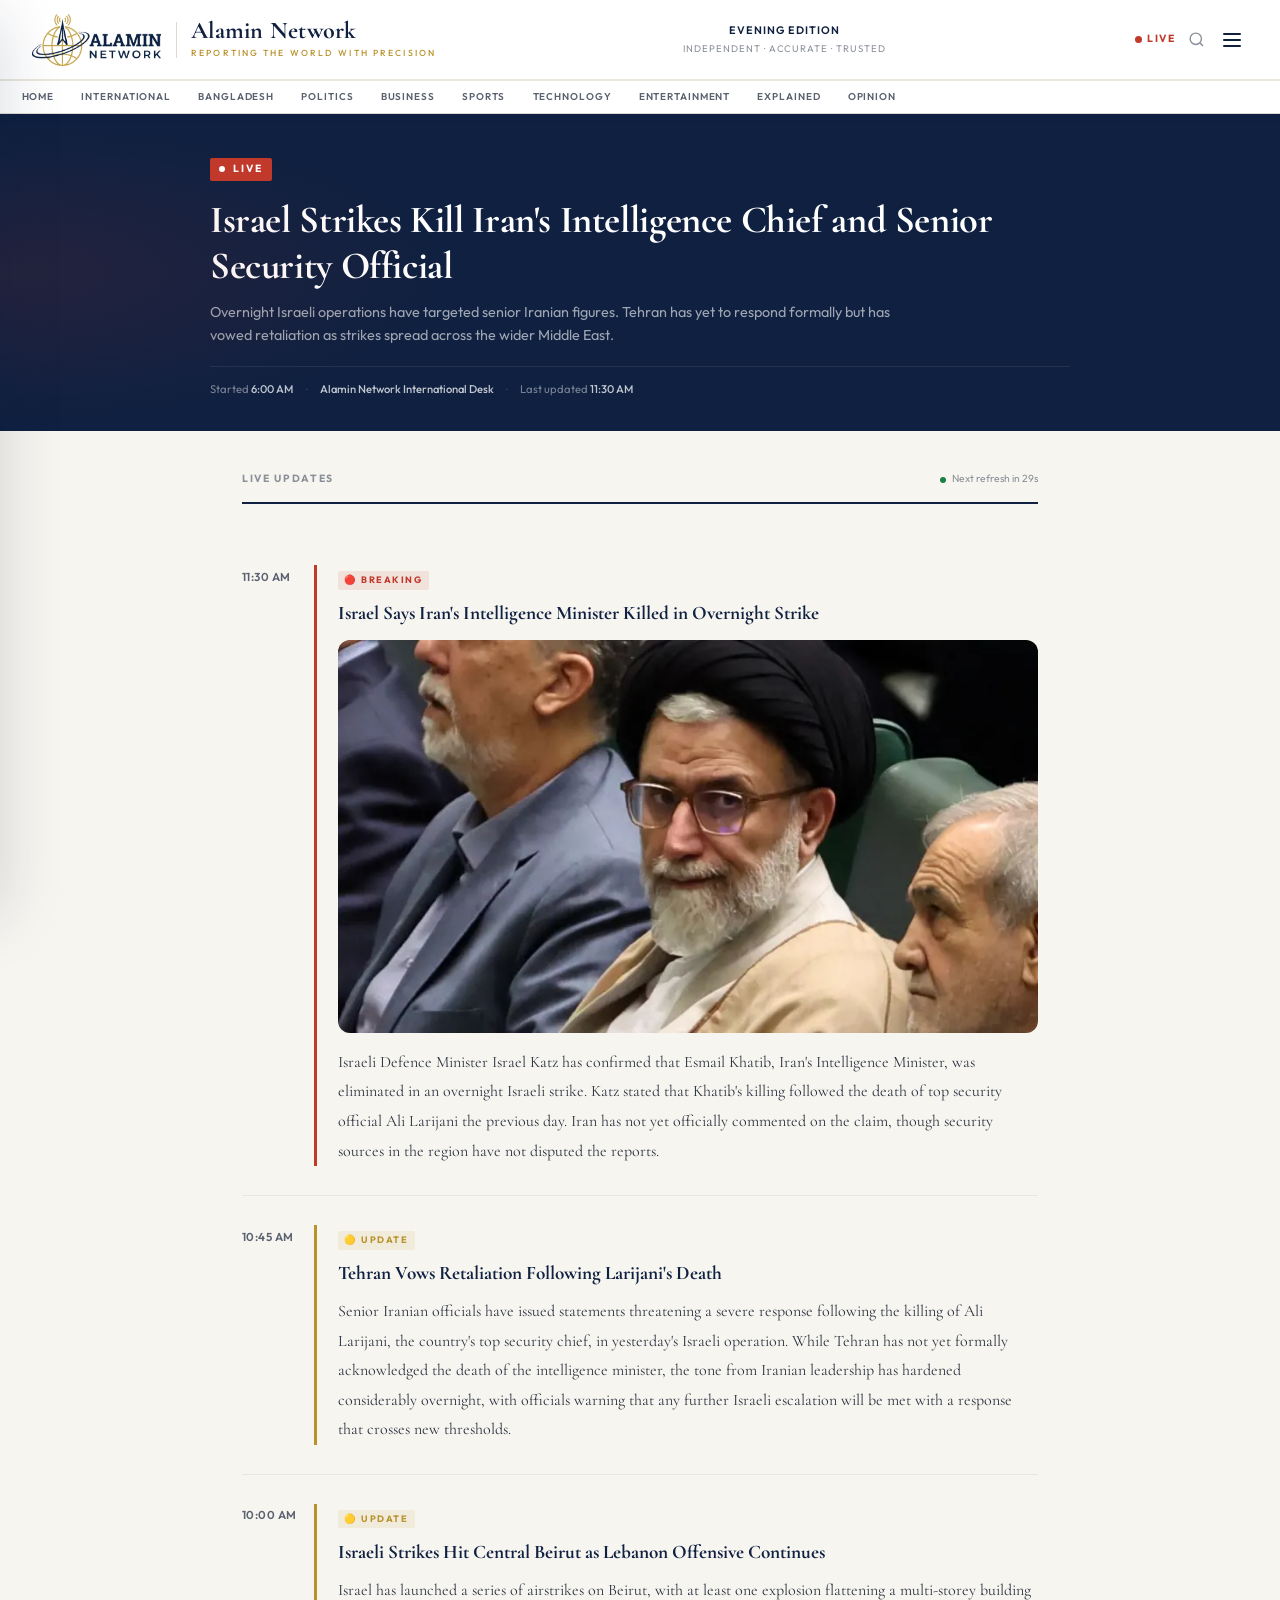
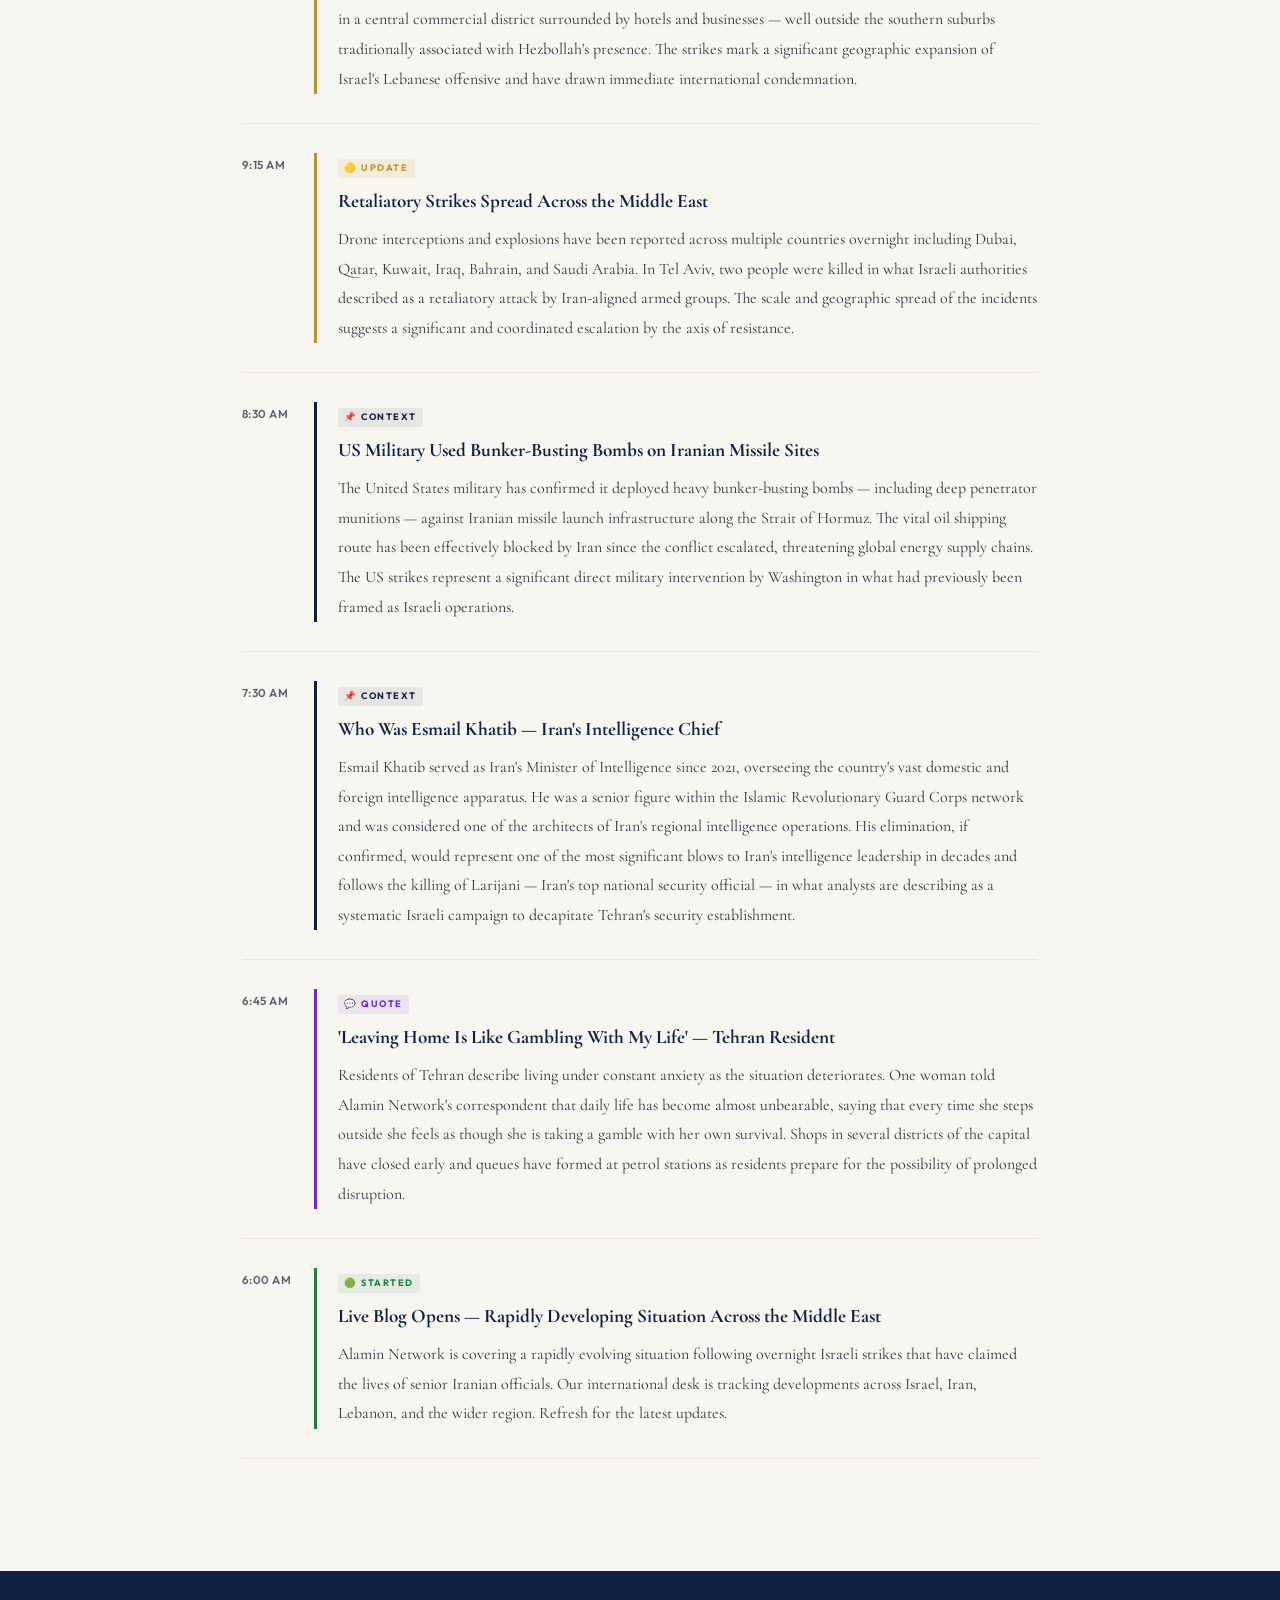
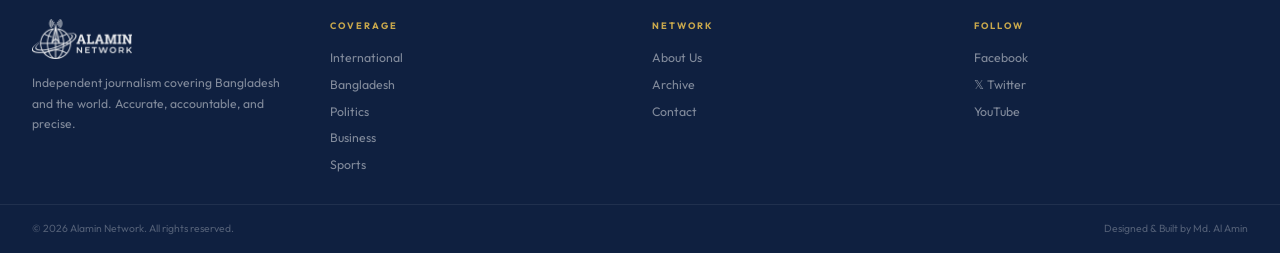
<file: live.html>
<!DOCTYPE html>
<html lang="en">
<head>
  <meta charset="UTF-8" />
  <meta name="viewport" content="width=device-width, initial-scale=1.0" />
  <meta name="description" content="Live Coverage — Alamin Network" />
  <meta name="theme-color" content="#ffffff" />
  <title>Live — Alamin Network</title>
  <link rel="icon" type="image/png" href="logo_alaminnetwork.png" />
  <link rel="stylesheet" href="css/main.css" />
  <style>
    /* ── LIVE PAGE STYLES ─────────────────────────── */

    .live-hero {
      background: var(--navy);
      padding: 2.5rem 2rem 2rem;
      position: relative;
      overflow: hidden;
    }
    .live-hero::before {
      content: '';
      position: absolute;
      inset: 0;
      background: radial-gradient(ellipse 60% 80% at 0% 50%, rgba(192,57,43,0.12) 0%, transparent 60%);
      pointer-events: none;
    }
    .live-hero-inner {
      max-width: 860px;
      margin: 0 auto;
    }
    .live-badge {
      display: inline-flex;
      align-items: center;
      gap: .5rem;
      background: var(--red, #c0392b);
      color: #fff;
      font-family: var(--ui);
      font-size: .65rem;
      font-weight: 700;
      letter-spacing: .18em;
      text-transform: uppercase;
      padding: .3em .9em;
      border-radius: 2px;
      margin-bottom: 1rem;
    }
    .live-badge-dot {
      width: 6px; height: 6px;
      background: #fff;
      border-radius: 50%;
      animation: blink 1s ease-in-out infinite;
    }
    .live-main-title {
      font-family: var(--display);
      font-size: clamp(1.5rem, 4vw, 2.4rem);
      font-weight: 700;
      color: #fff;
      line-height: 1.2;
      margin-bottom: .75rem;
      letter-spacing: -.01em;
    }
    .live-subtitle {
      font-family: var(--ui);
      font-size: .9rem;
      color: rgba(255,255,255,.6);
      line-height: 1.6;
      margin-bottom: 1.2rem;
      max-width: 680px;
    }
    .live-meta-bar {
      display: flex;
      align-items: center;
      flex-wrap: wrap;
      gap: .8rem;
      font-family: var(--ui);
      font-size: .7rem;
      color: rgba(255,255,255,.45);
      padding-top: .9rem;
      border-top: 1px solid rgba(255,255,255,.08);
    }
    .live-meta-bar strong { color: rgba(255,255,255,.75); font-weight: 500; }
    .live-meta-sep { color: rgba(255,255,255,.2); }
    .live-last-updated { color: var(--gold-rich, #c9a84c); font-weight: 600; }

    /* Ended state */
    .live-ended-banner {
      background: var(--surf-alt, #f2f0eb);
      border: 1px solid var(--border, #ddd9d0);
      border-radius: var(--r, 5px);
      padding: 1.2rem 1.5rem;
      margin: 2rem auto;
      max-width: 860px;
      display: flex;
      align-items: center;
      justify-content: space-between;
      gap: 1rem;
      flex-wrap: wrap;
    }
    .live-ended-text {
      font-family: var(--ui);
      font-size: .85rem;
      color: var(--text-3, #5a6270);
    }
    .live-ended-link {
      font-family: var(--ui);
      font-size: .75rem;
      font-weight: 600;
      letter-spacing: .08em;
      text-transform: uppercase;
      color: var(--navy, #0f2040);
      white-space: nowrap;
      transition: opacity .18s;
    }
    .live-ended-link:hover { opacity: .7; }

    /* Main layout */
    .live-layout {
      max-width: 860px;
      margin: 0 auto;
      padding: 2.5rem 2rem 5rem;
    }

    /* Auto-refresh indicator */
    .live-refresh-bar {
      display: flex;
      align-items: center;
      justify-content: space-between;
      margin-bottom: 2rem;
      padding-bottom: .9rem;
      border-bottom: 2px solid var(--navy, #0f2040);
    }
    .live-refresh-label {
      font-family: var(--ui);
      font-size: .65rem;
      font-weight: 700;
      letter-spacing: .16em;
      text-transform: uppercase;
      color: var(--text-4, #8a9099);
    }
    .live-refresh-status {
      font-family: var(--ui);
      font-size: .65rem;
      color: var(--text-4, #8a9099);
      display: flex;
      align-items: center;
      gap: .4rem;
    }
    .live-refresh-dot {
      width: 6px; height: 6px;
      border-radius: 50%;
      background: var(--cat-spt, #1e7e46);
      animation: blink 2s ease-in-out infinite;
    }

    /* Update cards */
    .live-updates { display: flex; flex-direction: column; gap: 0; }

    .live-update {
      display: grid;
      grid-template-columns: 72px 1fr;
      gap: 0;
      padding: 1.8rem 0;
      border-bottom: 1px solid var(--border-lt, #eae6de);
      animation: fadeIn .4s ease both;
    }
    @keyframes fadeIn { from{opacity:0;transform:translateY(12px)} to{opacity:1;transform:translateY(0)} }

    .live-update-time-col {
      padding-top: .18rem;
      flex-shrink: 0;
    }
    .live-update-time {
      font-family: var(--ui);
      font-size: .72rem;
      font-weight: 600;
      color: var(--text-3, #5a6270);
      letter-spacing: .04em;
    }

    .live-update-body {
      border-left: 3px solid var(--border, #ddd9d0);
      padding-left: 1.3rem;
    }

    /* Label colours */
    .live-label {
      display: inline-flex;
      align-items: center;
      gap: .35rem;
      font-family: var(--ui);
      font-size: .58rem;
      font-weight: 700;
      letter-spacing: .16em;
      text-transform: uppercase;
      padding: .22em .7em;
      border-radius: 2px;
      margin-bottom: .7rem;
    }
    .label-breaking    { background: rgba(192,57,43,.1);  color: #c0392b; border-left-color: #c0392b; }
    .label-update      { background: rgba(184,146,42,.1); color: #b8922a; }
    .label-context     { background: rgba(15,32,64,.07);  color: var(--navy, #0f2040); }
    .label-quote       { background: rgba(109,40,217,.08);color: #6d28d9; }
    .label-photo       { background: rgba(30,126,70,.08); color: #1e7e46; }
    .label-started     { background: rgba(30,126,70,.08); color: #1e7e46; }
    .label-analysis    { background: rgba(2,132,199,.08); color: #0284c7; }

    /* Border colour per label */
    .live-update.type-breaking .live-update-body  { border-left-color: #c0392b; }
    .live-update.type-update   .live-update-body  { border-left-color: #b8922a; }
    .live-update.type-quote    .live-update-body  { border-left-color: #6d28d9; }
    .live-update.type-photo    .live-update-body  { border-left-color: #1e7e46; }
    .live-update.type-started  .live-update-body  { border-left-color: #1e7e46; }
    .live-update.type-context  .live-update-body  { border-left-color: var(--navy, #0f2040); }
    .live-update.type-analysis .live-update-body  { border-left-color: #0284c7; }

    .live-update-headline {
      font-family: var(--display, 'Cormorant Garamond', serif);
      font-size: 1.2rem;
      font-weight: 700;
      color: var(--navy, #0f2040);
      line-height: 1.3;
      margin-bottom: .7rem;
    }
    .live-update-text {
      font-family: var(--display, 'Cormorant Garamond', serif);
      font-size: 1rem;
      line-height: 1.85;
      color: var(--text-2, #2c3440);
    }
    .live-update-img {
      width: 100%;
      border-radius: var(--r-lg, 12px);
      margin: .9rem 0;
      display: block;
      max-height: 420px;
      object-fit: cover;
    }

    /* Skeleton */
    .live-sk { display: flex; flex-direction: column; gap: 0; }
    .live-sk-item {
      display: grid;
      grid-template-columns: 72px 1fr;
      padding: 1.8rem 0;
      border-bottom: 1px solid var(--border-lt, #eae6de);
      gap: 0;
    }
    .live-sk-body { border-left: 3px solid var(--border, #ddd9d0); padding-left: 1.3rem; }

    @media (max-width: 600px) {
      .live-hero { padding: 2rem 1rem 1.5rem; }
      .live-layout { padding: 1.5rem 1rem 4rem; }
      .live-update { grid-template-columns: 54px 1fr; }
      .live-update-headline { font-size: 1.05rem; }
    }
  </style>
</head>
<body>

<div class="breaking-banner" id="breaking-banner">
  <div class="breaking-tag"><div class="breaking-dot"></div>Breaking</div>
  <div class="breaking-scroll"><span class="breaking-scroll-inner" id="breaking-inner"></span></div>
</div>

<header class="site-header">
  <div class="header-brand-row">
    <div class="header-logo">
      <a href="index.html" style="display:flex;align-items:center;gap:.9rem;text-decoration:none">
        <img class="logo-img" src="logo_alaminnetwork.png" alt="Alamin Network" />
        <div class="logo-divider"></div>
        <div class="logo-text">
          <span class="logo-text-main">Alamin Network</span>
          <span class="logo-text-sub">Reporting the World With Precision</span>
        </div>
      </a>
    </div>
    <div class="edition-badge">
      <span class="edition-name" id="edition-name">Morning Edition</span>
      Independent · Accurate · Trusted
    </div>
    <div class="header-actions">
      <a href="live.html" class="live-header-btn" id="live-header-btn" title="Live Coverage" style="display:none">
        <span class="live-header-dot"></span>LIVE
      </a>
      <button class="header-btn" onclick="openSearch()" title="Search">
        <svg width="17" height="17" viewBox="0 0 24 24" fill="none" stroke="currentColor" stroke-width="2"><circle cx="11" cy="11" r="8"/><path d="m21 21-4.35-4.35"/></svg>
      </button>
      <button class="hamburger-btn" id="hamburger-btn" onclick="openDrawer()" title="Menu">
        <span class="ham-bar"></span><span class="ham-bar"></span><span class="ham-bar"></span>
      </button>
    </div>
  </div>
  <nav class="cat-nav" id="cat-nav">
    <div class="cat-nav-inner">
      <a href="index.html" class="cat-link">Home</a>
      <a href="category.html?cat=international"  class="cat-link" data-cat="international">International</a>
      <a href="category.html?cat=bangladesh"     class="cat-link" data-cat="bangladesh">Bangladesh</a>
      <a href="category.html?cat=politics"       class="cat-link" data-cat="politics">Politics</a>
      <a href="category.html?cat=business"       class="cat-link" data-cat="business">Business</a>
      <a href="category.html?cat=sports"         class="cat-link" data-cat="sports">Sports</a>
      <a href="category.html?cat=technology"     class="cat-link" data-cat="technology">Technology</a>
      <a href="category.html?cat=entertainment"  class="cat-link" data-cat="entertainment">Entertainment</a>
      <a href="category.html?cat=explained"      class="cat-link" data-cat="explained">Explained</a>
      <a href="category.html?cat=opinion"        class="cat-link" data-cat="opinion">Opinion</a>
    </div>
  </nav>
</header>

<div class="drawer-backdrop" id="drawer-backdrop"></div>
<nav class="drawer" id="drawer">
  <div class="drawer-head">
    <img class="drawer-logo" src="logo_alaminnetwork.png" alt="Alamin Network" />
    <button class="drawer-x" onclick="closeDrawer()">✕</button>
  </div>
  <div class="drawer-edition">
    <strong id="drawer-edition-name">Morning Edition</strong>
    Independent · Accurate · Trusted
  </div>
  <div>
    <div class="drawer-nav-label">News</div>
    <a href="index.html"                      class="drawer-link" data-page="home"><span class="drawer-dot"></span>Home</a>
    <a href="category.html?cat=international" class="drawer-link" data-cat="international"><span class="drawer-dot"></span>International</a>
    <a href="category.html?cat=bangladesh"    class="drawer-link" data-cat="bangladesh"><span class="drawer-dot"></span>Bangladesh</a>
    <a href="category.html?cat=politics"      class="drawer-link" data-cat="politics"><span class="drawer-dot"></span>Politics</a>
    <a href="category.html?cat=business"      class="drawer-link" data-cat="business"><span class="drawer-dot"></span>Business</a>
  </div>
  <div>
    <div class="drawer-nav-label">More</div>
    <a href="category.html?cat=sports"        class="drawer-link" data-cat="sports"><span class="drawer-dot"></span>Sports</a>
    <a href="category.html?cat=technology"    class="drawer-link" data-cat="technology"><span class="drawer-dot"></span>Technology</a>
    <a href="category.html?cat=entertainment" class="drawer-link" data-cat="entertainment"><span class="drawer-dot"></span>Entertainment</a>
    <a href="category.html?cat=explained"     class="drawer-link" data-cat="explained"><span class="drawer-dot"></span>Explained</a>
    <a href="category.html?cat=opinion"       class="drawer-link" data-cat="opinion"><span class="drawer-dot"></span>Opinion</a>
  </div>
  <div>
    <div class="drawer-nav-label">Pages</div>
    <a href="about.html"   class="drawer-link"><span class="drawer-dot" style="background:var(--gold)"></span>About Us</a>
    <a href="archive.html" class="drawer-link"><span class="drawer-dot" style="background:var(--text-4)"></span>Archive</a>
  </div>
  <div class="drawer-foot">
    <div class="drawer-foot-title">Follow Us</div>
    <div class="drawer-social">
      <a href="#">Facebook</a><a href="#">𝕏 Twitter</a><a href="#">YouTube</a>
    </div>
  </div>
</nav>

<div class="search-overlay" id="search-overlay">
  <div class="search-box">
    <div class="search-box-label">Search Articles</div>
    <div class="search-input-row">
      <svg width="20" height="20" viewBox="0 0 24 24" fill="none" stroke="currentColor" stroke-width="2"><circle cx="11" cy="11" r="8"/><path d="m21 21-4.35-4.35"/></svg>
      <input type="text" id="search-input" placeholder="Type to search…" oninput="runSearch(this.value)" autocomplete="off" />
      <button class="search-close-btn" onclick="closeSearch()">✕</button>
    </div>
    <div id="search-results"></div>
  </div>
</div>

<!-- LIVE HERO -->
<div id="live-hero-section"></div>

<!-- LIVE CONTENT -->
<div class="live-layout">
  <div class="live-refresh-bar">
    <div class="live-refresh-label">Live Updates</div>
    <div class="live-refresh-status">
      <span class="live-refresh-dot"></span>
      <span id="refresh-status">Auto-refreshing every 30 seconds</span>
    </div>
  </div>
  <div id="live-updates-container">
    <!-- Skeleton -->
    <div class="live-sk">
      <div class="live-sk-item"><div></div><div class="live-sk-body"><div class="sk" style="height:.55rem;width:15%;margin-bottom:.6rem"></div><div class="sk" style="height:1.2rem;width:80%;margin-bottom:.4rem"></div><div class="sk" style="height:1rem;width:100%;margin-bottom:.3rem"></div><div class="sk" style="height:1rem;width:90%"></div></div></div>
      <div class="live-sk-item"><div></div><div class="live-sk-body"><div class="sk" style="height:.55rem;width:12%;margin-bottom:.6rem"></div><div class="sk" style="height:1.2rem;width:70%;margin-bottom:.4rem"></div><div class="sk" style="height:1rem;width:100%;margin-bottom:.3rem"></div><div class="sk" style="height:1rem;width:75%"></div></div></div>
      <div class="live-sk-item"><div></div><div class="live-sk-body"><div class="sk" style="height:.55rem;width:18%;margin-bottom:.6rem"></div><div class="sk" style="height:1.2rem;width:85%;margin-bottom:.4rem"></div><div class="sk" style="height:1rem;width:100%"></div></div></div>
    </div>
  </div>
</div>

<footer class="site-footer">
  <div class="footer-main">
    <div>
      <img class="footer-logo" src="logo_alaminnetwork.png" alt="Alamin Network" />
      <p class="footer-desc">Independent journalism covering Bangladesh and the world. Accurate, accountable, and precise.</p>
    </div>
    <div>
      <div class="footer-col-title">Coverage</div>
      <div class="footer-links">
        <a href="category.html?cat=international">International</a>
        <a href="category.html?cat=bangladesh">Bangladesh</a>
        <a href="category.html?cat=politics">Politics</a>
        <a href="category.html?cat=business">Business</a>
        <a href="category.html?cat=sports">Sports</a>
      </div>
    </div>
    <div>
      <div class="footer-col-title">Network</div>
      <div class="footer-links">
        <a href="about.html">About Us</a>
        <a href="archive.html">Archive</a>
        <a href="#">Contact</a>
      </div>
    </div>
    <div>
      <div class="footer-col-title">Follow</div>
      <div class="footer-links">
        <a href="#">Facebook</a><a href="#">𝕏 Twitter</a><a href="#">YouTube</a>
      </div>
    </div>
  </div>
  <div class="footer-bottom">
    <span>© 2026 Alamin Network. All rights reserved.</span>
    <span>Designed & Built by Md. Al Amin</span>
  </div>
</footer>

<script src="js/main.js"></script>
<script>

initEdition();
setActiveNav();

// Label config
const LABEL_CONFIG = {
  'Breaking':  { cls: 'label-breaking',  icon: '🔴', type: 'breaking'  },
  'Update':    { cls: 'label-update',    icon: '🟡', type: 'update'    },
  'Context':   { cls: 'label-context',   icon: '📌', type: 'context'   },
  'Quote':     { cls: 'label-quote',     icon: '💬', type: 'quote'     },
  'Photo':     { cls: 'label-photo',     icon: '📷', type: 'photo'     },
  'Started':   { cls: 'label-started',   icon: '🟢', type: 'started'   },
  'Analysis':  { cls: 'label-analysis',  icon: '🔵', type: 'analysis'  }
};

let _liveData = null;
let _lastUpdatedTime = null;
let _refreshInterval = null;
let _tickInterval = null;

function fmtLiveTime(t) {
  if (!t) return '';
  const [h, m] = t.split(':').map(Number);
  const ampm = h >= 12 ? 'PM' : 'AM';
  const h12  = h % 12 || 12;
  return h12 + ':' + String(m).padStart(2,'0') + ' ' + ampm;
}

function timeSince(dateStr, timeStr) {
  const dt   = new Date(dateStr + 'T' + (timeStr || '00:00') + ':00');
  const diff = Math.floor((Date.now() - dt) / 1000);
  if (diff < 60)      return 'Just now';
  if (diff < 3600)    return Math.floor(diff / 60) + ' min ago';
  if (diff < 86400)   return Math.floor(diff / 3600) + ' hr ago';
  return Math.floor(diff / 86400) + ' days ago';
}

async function loadLive() {
  const data = await getJSON('data/live.json');
  if (!data) return;
  _liveData = data;
  _lastUpdatedTime = new Date();

  // Show live button in header
  const liveBtn = document.getElementById('live-header-btn');
  if (liveBtn) {
    if (data.active) liveBtn.classList.add('visible');
    else liveBtn.classList.remove('visible');
  }

  renderHero(data);
  renderUpdates(data);
  startTicker(data);
}

function renderHero(data) {
  const el = document.getElementById('live-hero-section');
  if (!el) return;

  if (!data.active) {
    el.innerHTML = `
      <div class="live-ended-banner">
        <div class="live-ended-text">📋 This live blog has concluded. Thank you for following our coverage.</div>
        ${data.endedReport ? `<a href="${data.endedReport}" class="live-ended-link">Read Full Report →</a>` : ''}
      </div>`;
    return;
  }

  el.innerHTML = `
    <div class="live-hero">
      <div class="live-hero-inner">
        <div class="live-badge"><span class="live-badge-dot"></span>Live</div>
        <h1 class="live-main-title">${data.title}</h1>
        <p class="live-subtitle">${data.subtitle || ''}</p>
        <div class="live-meta-bar">
          <span>Started <strong>${fmtLiveTime(data.startTime)}</strong></span>
          <span class="live-meta-sep">·</span>
          <span><strong>${data.coveringBy}</strong></span>
          <span class="live-meta-sep">·</span>
          <span>Last updated <strong class="live-last-updated" id="last-updated-label">${fmtLiveTime(data.updatedTime)}</strong></span>
        </div>
      </div>
    </div>`;
}

function renderUpdates(data) {
  const container = document.getElementById('live-updates-container');
  if (!container || !data.updates) return;

  container.innerHTML = data.updates.map((u, i) => {
    const cfg   = LABEL_CONFIG[u.label] || LABEL_CONFIG['Update'];
    const delay = i * 0.06;
    return `
      <div class="live-update type-${cfg.type}" style="animation-delay:${delay}s">
        <div class="live-update-time-col">
          <div class="live-update-time">${fmtLiveTime(u.time)}</div>
        </div>
        <div class="live-update-body">
          <div class="live-label ${cfg.cls}">${cfg.icon} ${u.label}</div>
          <div class="live-update-headline">${u.headline}</div>
          ${u.image ? `<img class="live-update-img" src="${u.image}" alt="${u.headline}" loading="lazy" onerror="this.style.display='none'" />` : ''}
          <div class="live-update-text">${u.text}</div>
        </div>
      </div>`;
  }).join('');
}

function startTicker(data) {
  // Update "last updated X ago" every minute
  if (_tickInterval) clearInterval(_tickInterval);
  _tickInterval = setInterval(() => {
    const el = document.getElementById('last-updated-label');
    if (el && _liveData) {
      el.textContent = fmtLiveTime(_liveData.updatedTime);
    }
    const rs = document.getElementById('refresh-status');
    if (rs && _lastUpdatedTime) {
      const secs = Math.floor((Date.now() - _lastUpdatedTime) / 1000);
      const next = Math.max(0, 30 - secs);
      rs.textContent = next > 0
        ? 'Next refresh in ' + next + 's'
        : 'Refreshing…';
    }
  }, 1000);
}

// Auto-refresh every 30 seconds
async function startAutoRefresh() {
  await loadLive();
  _refreshInterval = setInterval(async () => {
    await loadLive();
  }, 30000);
}

// Check breaking news from live data
if (_liveData && _liveData.active) {
  initBreaking([{ breaking: true, title: _liveData.title }]);
}

startAutoRefresh();

</script>
</body>
</html>
</file>
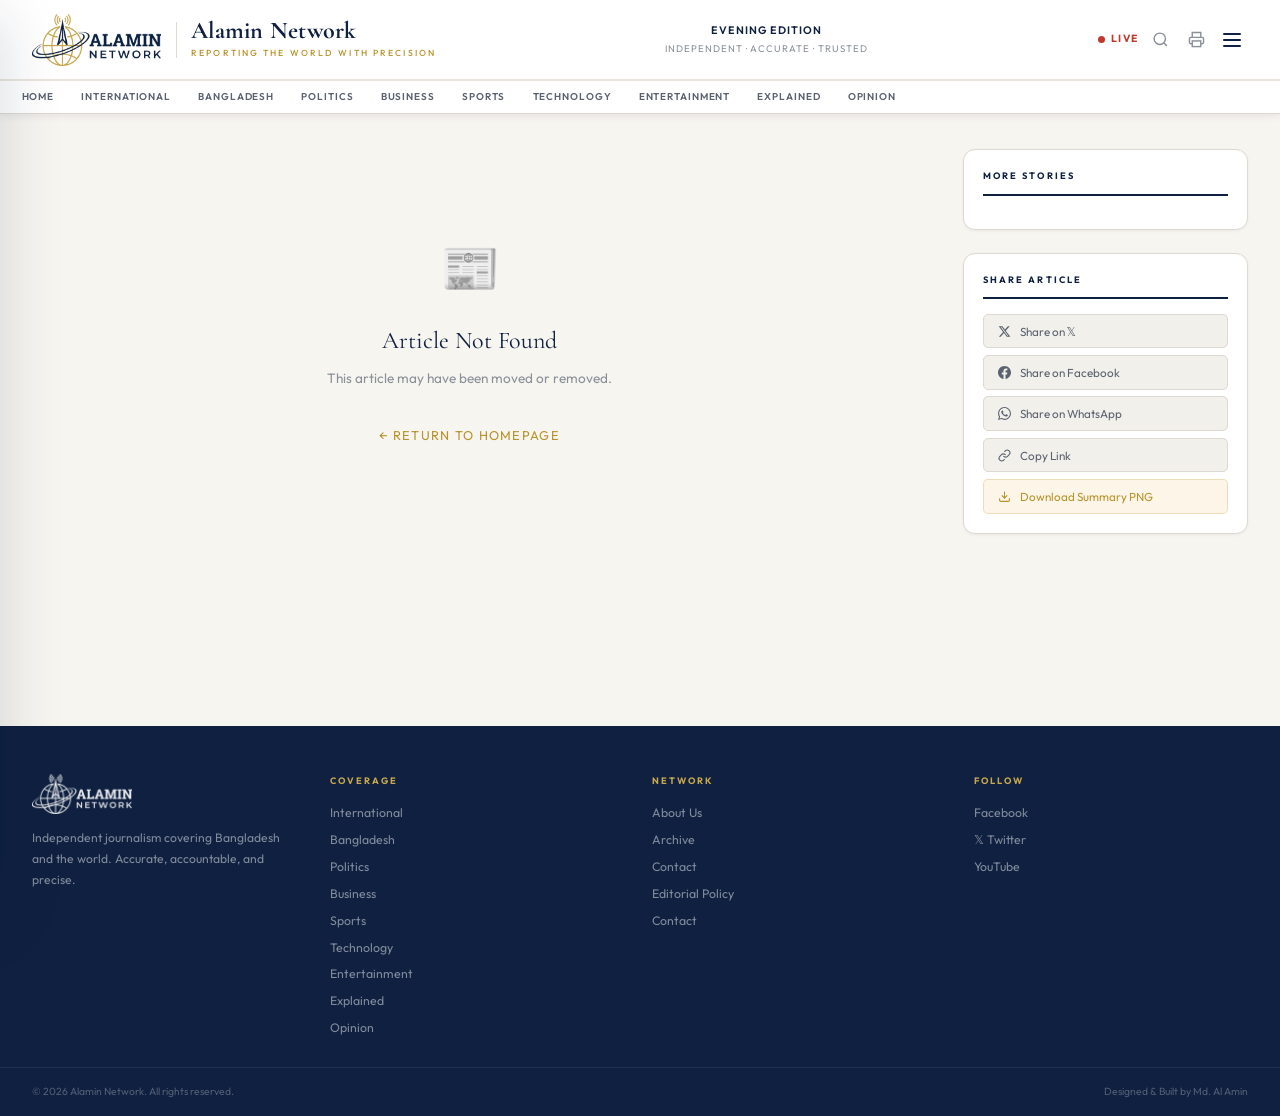
<file: report.html>
<!DOCTYPE html>
<html lang="en">
<head>
  <meta charset="UTF-8" /><meta name="viewport" content="width=device-width, initial-scale=1.0" />
  <title>Article — Alamin Network</title>
  <link rel="icon" type="image/png" href="logo_alaminnetwork.png" />
  <link rel="stylesheet" href="css/main.css" />
  <meta property="og:site_name" content="Alamin Network" />
  <meta property="og:type" content="article" />
  <meta property="og:title" content="Alamin Network" id="og-title" />
  <meta property="og:description" content="Reporting the World With Precision" id="og-description" />
  <meta property="og:image" content="" id="og-image" />
  <meta property="og:url" content="" id="og-url" />
  <meta name="twitter:card" content="summary_large_image" />
  <meta name="twitter:title" content="Alamin Network" id="tw-title" />
  <meta name="twitter:description" content="Reporting the World With Precision" id="tw-description" />
  <meta name="twitter:image" content="" id="tw-image" />
</head>
<body>
<div class="article-progress" id="article-progress"></div>
<header class="site-header">
  <div class="header-brand-row">
    <div class="header-logo">
      <a href="index.html" style="display:flex;align-items:center;gap:.9rem;text-decoration:none">
        <img class="logo-img" src="logo_alaminnetwork.png" alt="Alamin Network" />
        <div class="logo-divider"></div>
        <div class="logo-text">
          <span class="logo-text-main">Alamin Network</span>
          <span class="logo-text-sub">Reporting the World With Precision</span>
        </div>
      </a>
    </div>
    <div class="edition-badge"><span class="edition-name" id="edition-name">Morning Edition</span>Independent · Accurate · Trusted</div>
    <div class="header-actions">
      <a href="live.html" class="live-header-btn" id="live-header-btn" title="Live Coverage">
        <span class="live-header-dot"></span>LIVE
      </a>
      <button class="header-btn" onclick="openSearch()" title="Search"><svg width="17" height="17" viewBox="0 0 24 24" fill="none" stroke="currentColor" stroke-width="2"><circle cx="11" cy="11" r="8"/><path d="m21 21-4.35-4.35"/></svg></button>
      <button class="header-btn" onclick="window.print()" title="Print"><svg width="17" height="17" viewBox="0 0 24 24" fill="none" stroke="currentColor" stroke-width="2"><polyline points="6 9 6 2 18 2 18 9"/><path d="M6 18H4a2 2 0 0 1-2-2v-5a2 2 0 0 1 2-2h16a2 2 0 0 1 2 2v5a2 2 0 0 1-2 2h-2"/><rect x="6" y="14" width="12" height="8"/></svg></button>
      <button class="hamburger-btn" id="hamburger-btn" onclick="openDrawer()" title="Menu"><span class="ham-bar"></span><span class="ham-bar"></span><span class="ham-bar"></span></button>
    </div>
  </div>
  <nav class="cat-nav" id="cat-nav">
    <div class="cat-nav-inner">
      <a href="index.html" class="cat-link">Home</a>
      <a href="category.html?cat=international"  class="cat-link" data-cat="international">International</a>
      <a href="category.html?cat=bangladesh"     class="cat-link" data-cat="bangladesh">Bangladesh</a>
      <a href="category.html?cat=politics"       class="cat-link" data-cat="politics">Politics</a>
      <a href="category.html?cat=business"       class="cat-link" data-cat="business">Business</a>
      <a href="category.html?cat=sports"         class="cat-link" data-cat="sports">Sports</a>
      <a href="category.html?cat=technology"     class="cat-link" data-cat="technology">Technology</a>
      <a href="category.html?cat=entertainment"  class="cat-link" data-cat="entertainment">Entertainment</a>
      <a href="category.html?cat=explained"      class="cat-link" data-cat="explained">Explained</a>
      <a href="category.html?cat=opinion"        class="cat-link" data-cat="opinion">Opinion</a>
    </div>
  </nav>
</header>
<div class="drawer-backdrop" id="drawer-backdrop"></div>
<nav class="drawer" id="drawer">
  <div class="drawer-head"><img class="drawer-logo" src="logo_alaminnetwork.png" alt="Alamin Network" /><button class="drawer-x" onclick="closeDrawer()">✕</button></div>
  <div class="drawer-edition"><strong id="drawer-edition-name">Morning Edition</strong>Independent · Accurate · Trusted</div>
  <div>
    <div class="drawer-nav-label">News</div>
    <a href="index.html" class="drawer-link" data-page="home"><span class="drawer-dot"></span>Home</a>
    <a href="category.html?cat=international" class="drawer-link" data-cat="international"><span class="drawer-dot"></span>International</a>
    <a href="category.html?cat=bangladesh"    class="drawer-link" data-cat="bangladesh"><span class="drawer-dot"></span>Bangladesh</a>
    <a href="category.html?cat=politics"      class="drawer-link" data-cat="politics"><span class="drawer-dot"></span>Politics</a>
    <a href="category.html?cat=business"      class="drawer-link" data-cat="business"><span class="drawer-dot"></span>Business</a>
  </div>
  <div>
    <div class="drawer-nav-label">More</div>
    <a href="category.html?cat=sports"        class="drawer-link" data-cat="sports"><span class="drawer-dot"></span>Sports</a>
    <a href="category.html?cat=technology"    class="drawer-link" data-cat="technology"><span class="drawer-dot"></span>Technology</a>
    <a href="category.html?cat=entertainment" class="drawer-link" data-cat="entertainment"><span class="drawer-dot"></span>Entertainment</a>
    <a href="category.html?cat=explained"     class="drawer-link" data-cat="explained"><span class="drawer-dot"></span>Explained</a>
    <a href="category.html?cat=opinion"       class="drawer-link" data-cat="opinion"><span class="drawer-dot"></span>Opinion</a>
  </div>
  <div>
    <div class="drawer-nav-label">Pages</div>
    <a href="about.html" class="drawer-link"><span class="drawer-dot" style="background:var(--gold)"></span>About Us</a>
    <a href="archive.html" class="drawer-link"><span class="drawer-dot" style="background:var(--text-4)"></span>Archive</a>
    <a href="contact.html" class="drawer-link"><span class="drawer-dot" style="background:var(--cat-int)"></span>Contact</a>
  </div>
  <div class="drawer-foot"><div class="drawer-foot-title">Follow Us</div><div class="drawer-social"><a href="#">Facebook</a><a href="#">𝕏 Twitter</a><a href="#">YouTube</a></div></div>
</nav>
<div class="search-overlay" id="search-overlay">
  <div class="search-box">
    <div class="search-box-label">Search Articles</div>
    <div class="search-input-row">
      <svg width="20" height="20" viewBox="0 0 24 24" fill="none" stroke="currentColor" stroke-width="2"><circle cx="11" cy="11" r="8"/><path d="m21 21-4.35-4.35"/></svg>
      <input type="text" id="search-input" placeholder="Type to search…" oninput="runSearch(this.value)" autocomplete="off" />
      <button class="search-close-btn" onclick="closeSearch()">✕</button>
    </div>
    <div id="search-results"></div>
  </div>
</div>
<main class="site-main">
  <div class="article-wrap">
    <article id="article-container">
      <div style="aspect-ratio:16/7;border-radius:var(--r-lg);margin-bottom:2rem" class="sk"></div>
      <div style="height:.7rem;width:18%;margin-bottom:1rem;border-radius:30px" class="sk"></div>
      <div style="height:2.2rem;width:90%;margin-bottom:.5rem" class="sk"></div>
      <div style="height:2.2rem;width:65%;margin-bottom:1.5rem" class="sk"></div>
      <div style="height:1px;margin-bottom:1.5rem;background:var(--border)"></div>
      <div style="height:.95rem;width:100%;margin-bottom:.9rem" class="sk"></div>
      <div style="height:.95rem;width:100%;margin-bottom:.9rem" class="sk"></div>
      <div style="height:.95rem;width:75%" class="sk"></div>
    </article>
    <aside class="article-sidebar">
      <div class="sidebar-block">
        <div class="sidebar-block-title">More Stories</div>
        <div id="related-list"></div>
      </div>
      <div class="sidebar-block">
        <div class="sidebar-block-title">Share Article</div>
        <div class="share-btns">
          <button class="share-btn" onclick="shareTo('twitter')"><svg width="13" height="13" viewBox="0 0 24 24" fill="currentColor"><path d="M18.244 2.25h3.308l-7.227 8.26 8.502 11.24H16.17l-5.214-6.817L4.99 21.75H1.68l7.73-8.835L1.254 2.25H8.08l4.713 6.231zm-1.161 17.52h1.833L7.084 4.126H5.117z"/></svg>Share on 𝕏</button>
          <button class="share-btn" onclick="shareTo('facebook')"><svg width="13" height="13" viewBox="0 0 24 24" fill="currentColor"><path d="M24 12.073c0-6.627-5.373-12-12-12s-12 5.373-12 12c0 5.99 4.388 10.954 10.125 11.854v-8.385H7.078v-3.47h3.047V9.43c0-3.007 1.792-4.669 4.533-4.669 1.312 0 2.686.235 2.686.235v2.953H15.83c-1.491 0-1.956.925-1.956 1.874v2.25h3.328l-.532 3.47h-2.796v8.385C19.612 23.027 24 18.062 24 12.073z"/></svg>Share on Facebook</button>
          <button class="share-btn" onclick="shareTo('whatsapp')"><svg width="13" height="13" viewBox="0 0 24 24" fill="currentColor"><path d="M17.472 14.382c-.297-.149-1.758-.867-2.03-.967-.273-.099-.471-.148-.67.15-.197.297-.767.966-.94 1.164-.173.199-.347.223-.644.075-.297-.15-1.255-.463-2.39-1.475-.883-.788-1.48-1.761-1.653-2.059-.173-.297-.018-.458.13-.606.134-.133.298-.347.446-.52.149-.174.198-.298.298-.497.099-.198.05-.371-.025-.52-.075-.149-.669-1.612-.916-2.207-.242-.579-.487-.5-.669-.51-.173-.008-.371-.01-.57-.01-.198 0-.52.074-.792.372-.272.297-1.04 1.016-1.04 2.479 0 1.462 1.065 2.875 1.213 3.074.149.198 2.096 3.2 5.077 4.487.709.306 1.262.489 1.694.625.712.227 1.36.195 1.871.118.571-.085 1.758-.719 2.006-1.413.248-.694.248-1.289.173-1.413-.074-.124-.272-.198-.57-.347m-5.421 7.403h-.004a9.87 9.87 0 01-5.031-1.378l-.361-.214-3.741.982.998-3.648-.235-.374a9.86 9.86 0 01-1.51-5.26c.001-5.45 4.436-9.884 9.888-9.884 2.64 0 5.122 1.03 6.988 2.898a9.825 9.825 0 012.893 6.994c-.003 5.45-4.437 9.884-9.885 9.884m8.413-18.297A11.815 11.815 0 0012.05 0C5.495 0 .16 5.335.157 11.892c0 2.096.547 4.142 1.588 5.945L.057 24l6.305-1.654a11.882 11.882 0 005.683 1.448h.005c6.554 0 11.89-5.335 11.893-11.893a11.821 11.821 0 00-3.48-8.413z"/></svg>Share on WhatsApp</button>
          <button class="share-btn" id="copy-btn" onclick="copyLink()"><svg width="13" height="13" viewBox="0 0 24 24" fill="none" stroke="currentColor" stroke-width="2"><path d="M10 13a5 5 0 0 0 7.54.54l3-3a5 5 0 0 0-7.07-7.07l-1.72 1.71"/><path d="M14 11a5 5 0 0 0-7.54-.54l-3 3a5 5 0 0 0 7.07 7.07l1.71-1.71"/></svg>Copy Link</button>
          <button class="share-btn dl" onclick="downloadSummary()"><svg width="13" height="13" viewBox="0 0 24 24" fill="none" stroke="currentColor" stroke-width="2"><path d="M21 15v4a2 2 0 0 1-2 2H5a2 2 0 0 1-2-2v-4"/><polyline points="7 10 12 15 17 10"/><line x1="12" y1="15" x2="12" y2="3"/></svg>Download Summary PNG</button>
        </div>
      </div>
    </aside>
  </div>
</main>
<footer class="site-footer">
  <div class="footer-main">
    <div><img class="footer-logo" src="logo_alaminnetwork.png" alt="Alamin Network" /><p class="footer-desc">Independent journalism covering Bangladesh and the world. Accurate, accountable, and precise.</p></div>
    <div><div class="footer-col-title">Coverage</div><div class="footer-links"><a href="category.html?cat=international">International</a><a href="category.html?cat=bangladesh">Bangladesh</a><a href="category.html?cat=politics">Politics</a><a href="category.html?cat=business">Business</a><a href="category.html?cat=sports">Sports</a><a href="category.html?cat=technology">Technology</a><a href="category.html?cat=entertainment">Entertainment</a><a href="category.html?cat=explained">Explained</a><a href="category.html?cat=opinion">Opinion</a></div></div>
    <div><div class="footer-col-title">Network</div><div class="footer-links"><a href="about.html">About Us</a>
        <a href="archive.html">Archive</a>
        <a href="contact.html">Contact</a><a href="#">Editorial Policy</a><a href="#">Contact</a></div></div>
    <div><div class="footer-col-title">Follow</div><div class="footer-links"><a href="#">Facebook</a><a href="#">𝕏 Twitter</a><a href="#">YouTube</a></div></div>
  </div>
  <div class="footer-bottom"><span>© 2026 Alamin Network. All rights reserved.</span><span>Designed & Built by Md. Al Amin</span></div>
</footer>
<script src="js/main.js"></script>
<script>initArticlePage();</script>
</body>
</html>
</file>
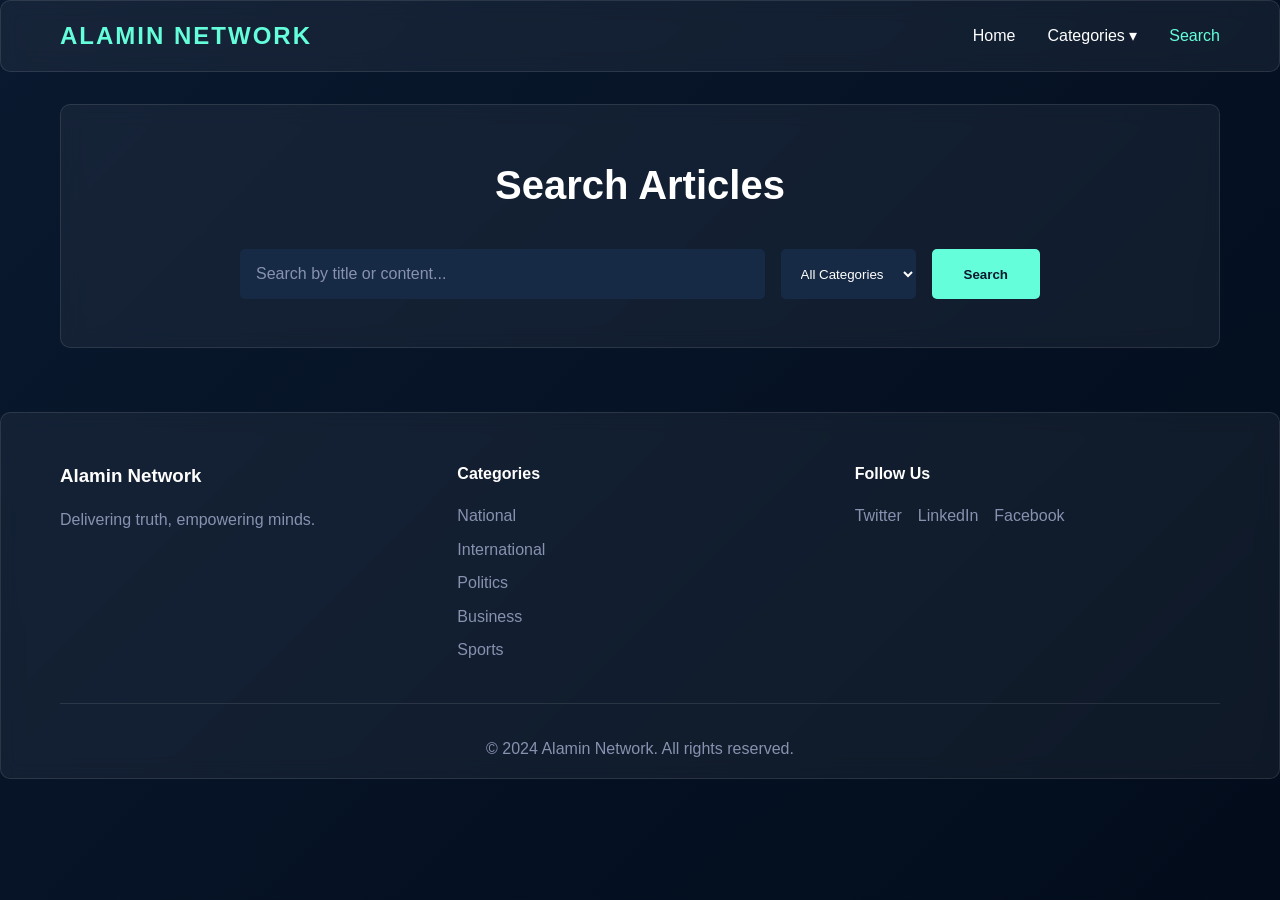
<file: search.html>
<!DOCTYPE html>
<html lang="en">
<head>
    <meta charset="UTF-8">
    <meta name="viewport" content="width=device-width, initial-scale=1.0">
    <title>Alamin Network - Search</title>
    <link rel="stylesheet" href="css/style.css">
</head>
<body>
    <!-- Same navigation as index.html -->
    <nav class="navbar glass-effect">
        <div class="container">
            <div class="nav-brand">
                <a href="index.html">ALAMIN NETWORK</a>
            </div>
            <ul class="nav-menu">
                <li><a href="index.html">Home</a></li>
                <li class="dropdown">
                    <a href="#">Categories ▾</a>
                    <ul class="dropdown-menu">
                        <li><a href="category.html?cat=national">National</a></li>
                        <li><a href="category.html?cat=international">International</a></li>
                        <li><a href="category.html?cat=politics">Politics</a></li>
                        <li><a href="category.html?cat=business">Business</a></li>
                        <li><a href="category.html?cat=sports">Sports</a></li>
                        <li><a href="category.html?cat=technology">Technology</a></li>
                        <li><a href="category.html?cat=entertainment">Entertainment</a></li>
                    </ul>
                </li>
                <li><a href="search.html" class="active">Search</a></li>
            </ul>
        </div>
    </nav>

    <main class="container">
        <div class="search-container glass-effect">
            <h1>Search Articles</h1>
            <div class="search-box">
                <input type="text" id="searchInput" placeholder="Search by title or content..." class="glass-effect">
                <select id="categoryFilter" class="glass-effect">
                    <option value="all">All Categories</option>
                    <option value="national">National</option>
                    <option value="international">International</option>
                    <option value="politics">Politics</option>
                    <option value="business">Business</option>
                    <option value="sports">Sports</option>
                    <option value="technology">Technology</option>
                    <option value="entertainment">Entertainment</option>
                </select>
                <button onclick="performSearch()" class="search-btn glass-effect">Search</button>
            </div>
        </div>

        <div class="search-results" id="searchResults"></div>
    </main>

    <!-- Same footer as index.html -->
    <footer class="glass-effect">
        <div class="container">
            <div class="footer-content">
                <div class="footer-section">
                    <h3>Alamin Network</h3>
                    <p>Delivering truth, empowering minds.</p>
                </div>
                <div class="footer-section">
                    <h4>Categories</h4>
                    <ul>
                        <li><a href="category.html?cat=national">National</a></li>
                        <li><a href="category.html?cat=international">International</a></li>
                        <li><a href="category.html?cat=politics">Politics</a></li>
                        <li><a href="category.html?cat=business">Business</a></li>
                        <li><a href="category.html?cat=sports">Sports</a></li>
                    </ul>
                </div>
                <div class="footer-section">
                    <h4>Follow Us</h4>
                    <div class="social-links">
                        <a href="#">Twitter</a>
                        <a href="#">LinkedIn</a>
                        <a href="#">Facebook</a>
                    </div>
                </div>
            </div>
            <div class="footer-bottom">
                <p>&copy; 2024 Alamin Network. All rights reserved.</p>
            </div>
        </div>
    </footer>

    <script src="js/search.js"></script>
</body>
</html>
</file>
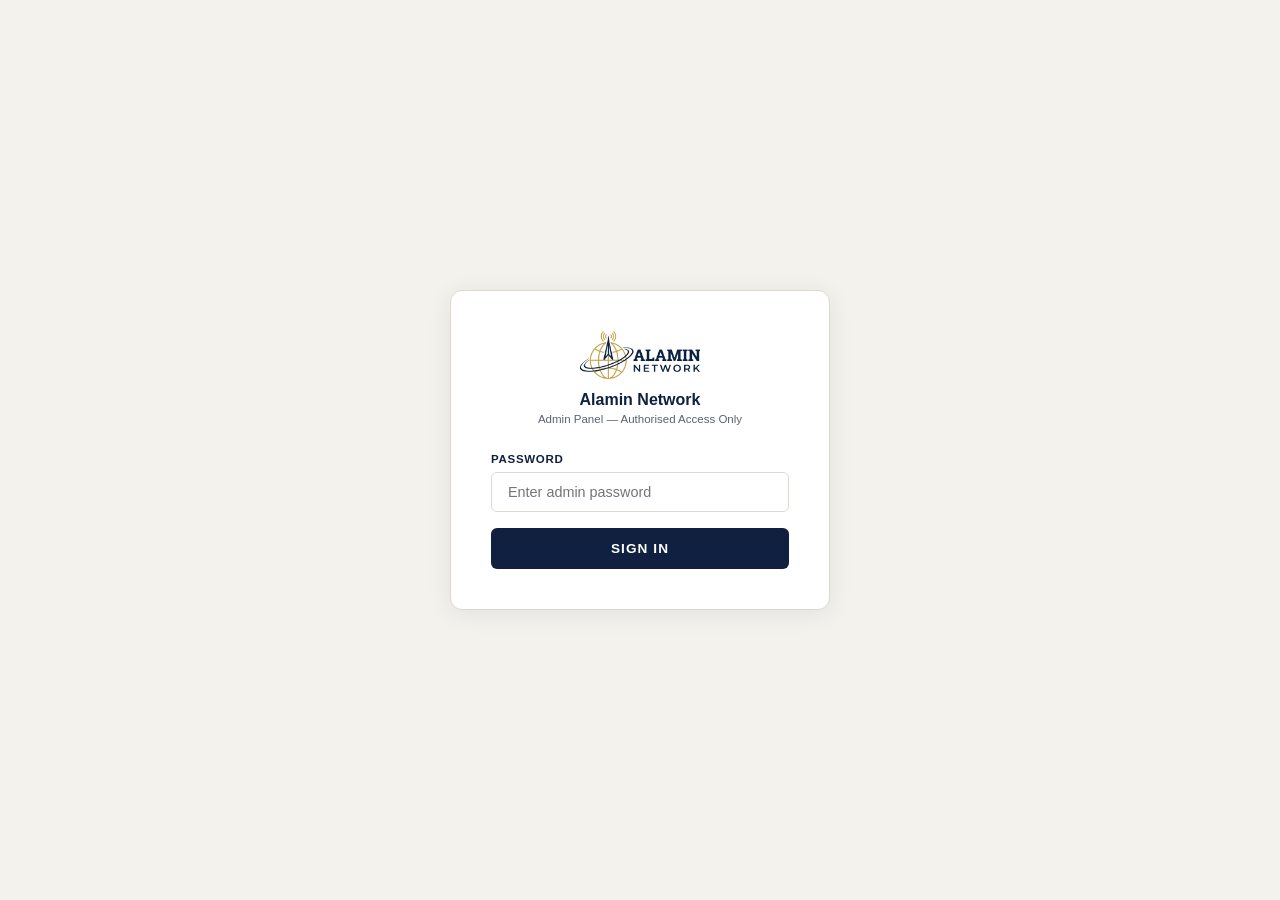
<file: admin/admin.html>
<!DOCTYPE html>
<html lang="en">
<head>
  <meta charset="UTF-8" />
  <meta name="viewport" content="width=device-width, initial-scale=1.0" />
  <title>Admin — Alamin Network</title>
  <link rel="icon" type="image/png" href="../logo_alaminnetwork.png" />
  <style>
    *, *::before, *::after { box-sizing: border-box; margin: 0; padding: 0; }

    :root {
      --navy:    #0f2040;
      --gold:    #b8922a;
      --surface: #ffffff;
      --bg:      #f4f2ed;
      --border:  #ddd9d0;
      --text:    #1a2332;
      --text2:   #5a6270;
      --green:   #1a7a4a;
      --red:     #c0392b;
      --r:       6px;
    }

    body {
      font-family: -apple-system, BlinkMacSystemFont, 'Segoe UI', sans-serif;
      background: var(--bg);
      color: var(--text);
      min-height: 100vh;
    }

    /* ── LOGIN ── */
    .login-screen {
      min-height: 100vh;
      display: flex;
      align-items: center;
      justify-content: center;
      padding: 2rem;
    }
    .login-box {
      background: var(--surface);
      border: 1px solid var(--border);
      border-radius: 12px;
      padding: 2.5rem;
      width: 100%;
      max-width: 380px;
      box-shadow: 0 4px 24px rgba(15,32,64,.08);
    }
    .login-logo {
      text-align: center;
      margin-bottom: 1.8rem;
    }
    .login-logo img { height: 48px; }
    .login-logo h1 {
      font-size: 1rem;
      font-weight: 700;
      color: var(--navy);
      margin-top: .5rem;
    }
    .login-logo p {
      font-size: .72rem;
      color: var(--text2);
      margin-top: .2rem;
    }
    .login-label {
      font-size: .72rem;
      font-weight: 600;
      color: var(--navy);
      letter-spacing: .06em;
      text-transform: uppercase;
      display: block;
      margin-bottom: .4rem;
    }
    .login-input {
      width: 100%;
      padding: .7rem 1rem;
      border: 1.5px solid var(--border);
      border-radius: var(--r);
      font-size: .9rem;
      color: var(--text);
      outline: none;
      transition: border-color .18s;
      margin-bottom: 1rem;
    }
    .login-input:focus { border-color: var(--navy); }
    .login-btn {
      width: 100%;
      background: var(--navy);
      color: #fff;
      border: none;
      border-radius: var(--r);
      padding: .8rem;
      font-size: .85rem;
      font-weight: 600;
      letter-spacing: .08em;
      text-transform: uppercase;
      cursor: pointer;
      transition: background .18s;
    }
    .login-btn:hover { background: #1a3560; }
    .login-error {
      color: var(--red);
      font-size: .78rem;
      margin-top: .8rem;
      text-align: center;
      display: none;
    }

    /* ── ADMIN LAYOUT ── */
    .admin-screen { display: none; }
    .admin-header {
      background: var(--navy);
      padding: .8rem 2rem;
      display: flex;
      align-items: center;
      justify-content: space-between;
      position: sticky;
      top: 0;
      z-index: 100;
    }
    .admin-header-left {
      display: flex;
      align-items: center;
      gap: .8rem;
    }
    .admin-header img { height: 32px; }
    .admin-header-title {
      font-size: .85rem;
      font-weight: 700;
      color: #fff;
      letter-spacing: .05em;
    }
    .admin-header-sub {
      font-size: .6rem;
      color: rgba(255,255,255,.5);
      margin-top: .1rem;
    }
    .logout-btn {
      background: rgba(255,255,255,.1);
      border: 1px solid rgba(255,255,255,.2);
      color: #fff;
      padding: .35rem .9rem;
      border-radius: 30px;
      font-size: .7rem;
      font-weight: 600;
      cursor: pointer;
      transition: background .18s;
    }
    .logout-btn:hover { background: rgba(255,255,255,.2); }

    .admin-body {
      max-width: 860px;
      margin: 0 auto;
      padding: 2rem 1.5rem 5rem;
    }

    /* ── SECTION TITLE ── */
    .section-title {
      font-size: .6rem;
      font-weight: 700;
      letter-spacing: .2em;
      text-transform: uppercase;
      color: var(--gold);
      margin-bottom: 1.2rem;
      padding-bottom: .6rem;
      border-bottom: 1px solid var(--border);
    }

    /* ── FORM ── */
    .form-card {
      background: var(--surface);
      border: 1px solid var(--border);
      border-radius: 10px;
      padding: 1.8rem;
      margin-bottom: 1.5rem;
    }
    .form-grid { display: grid; grid-template-columns: 1fr 1fr; gap: 1.2rem; }
    .form-group { display: flex; flex-direction: column; gap: .35rem; }
    .form-group.full { grid-column: span 2; }

    label {
      font-size: .68rem;
      font-weight: 600;
      letter-spacing: .06em;
      text-transform: uppercase;
      color: var(--navy);
    }
    label span { color: var(--red); margin-left: .2rem; }

    input[type=text], input[type=date], input[type=time],
    select, textarea {
      width: 100%;
      padding: .65rem .9rem;
      border: 1.5px solid var(--border);
      border-radius: var(--r);
      font-size: .88rem;
      color: var(--text);
      background: var(--surface);
      outline: none;
      transition: border-color .18s;
      font-family: inherit;
    }
    input:focus, select:focus, textarea:focus {
      border-color: var(--navy);
      box-shadow: 0 0 0 3px rgba(15,32,64,.05);
    }
    textarea { resize: vertical; min-height: 80px; line-height: 1.6; }

    /* Toggle switches */
    .toggle-row {
      display: flex;
      align-items: center;
      justify-content: space-between;
      padding: .8rem 1rem;
      background: var(--bg);
      border-radius: var(--r);
      border: 1px solid var(--border);
    }
    .toggle-label { font-size: .82rem; font-weight: 500; color: var(--text); }
    .toggle-sub { font-size: .68rem; color: var(--text2); margin-top: .1rem; }
    .toggle {
      position: relative;
      width: 44px;
      height: 24px;
      flex-shrink: 0;
    }
    .toggle input { opacity: 0; width: 0; height: 0; }
    .toggle-slider {
      position: absolute;
      inset: 0;
      background: #ccc;
      border-radius: 24px;
      cursor: pointer;
      transition: background .2s;
    }
    .toggle-slider::before {
      content: '';
      position: absolute;
      width: 18px;
      height: 18px;
      left: 3px;
      top: 3px;
      background: #fff;
      border-radius: 50%;
      transition: transform .2s;
      box-shadow: 0 1px 3px rgba(0,0,0,.2);
    }
    .toggle input:checked + .toggle-slider { background: var(--navy); }
    .toggle input:checked + .toggle-slider::before { transform: translateX(20px); }
    #breaking-toggle input:checked + .toggle-slider { background: var(--red); }

    /* Content editor */
    .content-tools {
      display: flex;
      gap: .4rem;
      flex-wrap: wrap;
      margin-bottom: .6rem;
    }
    .tool-btn {
      background: var(--bg);
      border: 1px solid var(--border);
      border-radius: 4px;
      padding: .3rem .7rem;
      font-size: .72rem;
      font-weight: 600;
      cursor: pointer;
      color: var(--text);
      transition: background .15s;
    }
    .tool-btn:hover { background: var(--navy); color: #fff; border-color: var(--navy); }

    #content-editor {
      min-height: 280px;
      font-size: .88rem;
      line-height: 1.8;
    }

    /* ID preview */
    .id-preview {
      font-size: .7rem;
      color: var(--text2);
      margin-top: .3rem;
      font-family: monospace;
    }
    .id-preview span { color: var(--navy); font-weight: 600; }

    /* Generate button */
    .generate-btn {
      width: 100%;
      background: var(--gold);
      color: #fff;
      border: none;
      border-radius: var(--r);
      padding: 1rem;
      font-size: .85rem;
      font-weight: 700;
      letter-spacing: .1em;
      text-transform: uppercase;
      cursor: pointer;
      transition: background .18s, transform .18s;
      margin-bottom: 1.5rem;
    }
    .generate-btn:hover { background: #a07820; transform: translateY(-1px); }

    /* Output */
    .output-card {
      background: #0d1117;
      border-radius: 10px;
      overflow: hidden;
      display: none;
    }
    .output-card.show { display: block; }
    .output-header {
      display: flex;
      align-items: center;
      justify-content: space-between;
      padding: .8rem 1.2rem;
      background: #161b22;
      border-bottom: 1px solid #30363d;
    }
    .output-header-title {
      font-size: .72rem;
      font-weight: 600;
      color: #8b949e;
      letter-spacing: .1em;
      text-transform: uppercase;
    }
    .copy-btn {
      background: var(--navy);
      color: #fff;
      border: none;
      border-radius: 4px;
      padding: .35rem .9rem;
      font-size: .72rem;
      font-weight: 600;
      cursor: pointer;
      transition: background .18s;
      display: flex;
      align-items: center;
      gap: .4rem;
    }
    .copy-btn:hover { background: #1a3560; }
    .copy-btn.copied { background: var(--green); }

    #json-output {
      padding: 1.2rem;
      font-family: 'Courier New', monospace;
      font-size: .78rem;
      line-height: 1.7;
      color: #e6edf3;
      white-space: pre-wrap;
      word-break: break-all;
      max-height: 500px;
      overflow-y: auto;
    }

    /* Instructions */
    .instructions {
      background: var(--surface);
      border: 1px solid var(--border);
      border-radius: 10px;
      padding: 1.5rem;
      margin-top: 1.5rem;
    }
    .instructions h3 {
      font-size: .78rem;
      font-weight: 700;
      color: var(--navy);
      letter-spacing: .08em;
      text-transform: uppercase;
      margin-bottom: 1rem;
    }
    .step {
      display: flex;
      gap: .8rem;
      align-items: flex-start;
      margin-bottom: .8rem;
      font-size: .82rem;
      color: var(--text2);
      line-height: 1.5;
    }
    .step-num {
      width: 22px;
      height: 22px;
      background: var(--navy);
      color: #fff;
      border-radius: 50%;
      font-size: .65rem;
      font-weight: 700;
      display: flex;
      align-items: center;
      justify-content: center;
      flex-shrink: 0;
      margin-top: .1rem;
    }

    /* Notification */
    .notif {
      position: fixed;
      bottom: 2rem;
      right: 1.5rem;
      background: var(--green);
      color: #fff;
      padding: .8rem 1.4rem;
      border-radius: 30px;
      font-size: .8rem;
      font-weight: 600;
      box-shadow: 0 4px 16px rgba(0,0,0,.2);
      transform: translateY(80px);
      opacity: 0;
      transition: all .3s cubic-bezier(.4,0,.2,1);
      z-index: 999;
    }
    .notif.show { transform: translateY(0); opacity: 1; }

    @media(max-width:600px){
      .form-grid { grid-template-columns: 1fr; }
      .form-group.full { grid-column: span 1; }
      .admin-body { padding: 1.2rem 1rem 4rem; }
    }
  </style>
</head>
<body>

<!-- ── LOGIN SCREEN ── -->
<div class="login-screen" id="login-screen">
  <div class="login-box">
    <div class="login-logo">
      <img src="../logo_alaminnetwork.png" alt="Alamin Network" />
      <h1>Alamin Network</h1>
      <p>Admin Panel — Authorised Access Only</p>
    </div>
    <label class="login-label" for="pwd">Password</label>
    <input class="login-input" type="password" id="pwd"
      placeholder="Enter admin password"
      onkeydown="if(event.key==='Enter') doLogin()" />
    <button class="login-btn" onclick="doLogin()">Sign In</button>
    <div class="login-error" id="login-error">Incorrect password. Try again.</div>
  </div>
</div>

<!-- ── ADMIN SCREEN ── -->
<div class="admin-screen" id="admin-screen">

  <div class="admin-header">
    <div class="admin-header-left">
      <img src="../logo_alaminnetwork.png" alt="Alamin Network" />
      <div>
        <div class="admin-header-title">Article Composer</div>
        <div class="admin-header-sub">Alamin Network Admin Panel</div>
      </div>
    </div>
    <button class="logout-btn" onclick="doLogout()">Sign Out</button>
  </div>

  <div class="admin-body">

    <div class="section-title">New Article</div>

    <div class="form-card">
      <div class="form-grid">

        <!-- Title -->
        <div class="form-group full">
          <label for="f-title">Headline <span>*</span></label>
          <input type="text" id="f-title" placeholder="Article headline…"
            oninput="autoId()" />
        </div>

        <!-- Auto ID -->
        <div class="form-group full">
          <label for="f-id">Article ID <span>*</span></label>
          <input type="text" id="f-id" placeholder="auto-generated from headline" />
          <div class="id-preview" id="id-preview">ID: <span>—</span></div>
        </div>

        <!-- Summary -->
        <div class="form-group full">
          <label for="f-summary">Summary <span>*</span></label>
          <textarea id="f-summary" rows="2"
            placeholder="One or two sentence summary for article cards…"></textarea>
        </div>

        <!-- Category -->
        <div class="form-group">
          <label for="f-cat">Category <span>*</span></label>
          <select id="f-cat">
            <option value="International">International</option>
            <option value="Bangladesh">Bangladesh</option>
            <option value="Politics">Politics</option>
            <option value="Business">Business</option>
            <option value="Sports">Sports</option>
            <option value="Technology">Technology</option>
            <option value="Entertainment">Entertainment</option>
            <option value="Explained">Explained</option>
            <option value="Opinion">Opinion</option>
          </select>
        </div>

        <!-- Image -->
        <div class="form-group">
          <label for="f-image">Image Path <span>*</span></label>
          <input type="text" id="f-image"
            placeholder="images/filename.jpg or https://…" />
        </div>

        <!-- Date -->
        <div class="form-group">
          <label for="f-date">Date <span>*</span></label>
          <input type="date" id="f-date" />
        </div>

        <!-- Time -->
        <div class="form-group">
          <label for="f-time">Time <span>*</span></label>
          <input type="time" id="f-time" />
        </div>

        <!-- Toggles -->
        <div class="form-group full">
          <div style="display:flex;flex-direction:column;gap:.6rem">
            <div class="toggle-row">
              <div>
                <div class="toggle-label">Featured Article</div>
                <div class="toggle-sub">Pins this article as the homepage hero</div>
              </div>
              <label class="toggle">
                <input type="checkbox" id="f-featured">
                <span class="toggle-slider"></span>
              </label>
            </div>
            <div class="toggle-row" id="breaking-toggle">
              <div>
                <div class="toggle-label">Breaking News</div>
                <div class="toggle-sub">Shows red scrolling banner across entire site</div>
              </div>
              <label class="toggle">
                <input type="checkbox" id="f-breaking">
                <span class="toggle-slider"></span>
              </label>
            </div>
          </div>
        </div>

        <!-- Content -->
        <div class="form-group full">
          <label>Article Content <span>*</span></label>

          <!-- AI Raw Input -->
          <div style="margin-bottom:.8rem">
            <div style="font-size:.68rem;font-weight:600;letter-spacing:.06em;text-transform:uppercase;color:#1a7a4a;margin-bottom:.4rem">
              ✨ AI Formatter — Paste raw text here
            </div>
            <textarea id="raw-input" rows="6"
              placeholder="Paste your raw article text here — no formatting needed. AI will automatically add paragraphs, headings, bold and italic…"
              style="border-color:#1a7a4a22;background:#f0faf4"></textarea>
            <button class="tool-btn" onclick="formatWithAI()"
              id="ai-btn"
              style="margin-top:.5rem;background:#1a7a4a;color:#fff;border-color:#1a7a4a;padding:.45rem 1.2rem;font-size:.75rem">
              ✨ Format with AI
            </button>
            <span id="ai-status" style="font-size:.72rem;color:#1a7a4a;margin-left:.8rem;display:none">
              AI is formatting…
            </span>
          </div>

          <div style="font-size:.68rem;font-weight:600;letter-spacing:.06em;text-transform:uppercase;color:var(--navy);margin-bottom:.4rem">
            HTML Content Editor
          </div>
          <div class="content-tools">
            <button class="tool-btn" onclick="wrap('p')">¶ Paragraph</button>
            <button class="tool-btn" onclick="wrap('h2')">H2 Heading</button>
            <button class="tool-btn" onclick="wrap('h3')">H3 Heading</button>
            <button class="tool-btn" onclick="wrap('strong')"><b>Bold</b></button>
            <button class="tool-btn" onclick="wrap('em')"><i>Italic</i></button>
            <button class="tool-btn" onclick="wrap('blockquote')">" Quote</button>
            <button class="tool-btn" onclick="clearContent()" style="margin-left:auto;color:var(--red)">✕ Clear</button>
          </div>
          <textarea id="content-editor"
            placeholder="Formatted HTML will appear here after AI formatting, or write/paste HTML directly…"></textarea>
        </div>

      </div>
    </div>

    <!-- Generate -->
    <button class="generate-btn" onclick="generateJSON()">
      ⚡ Generate JSON — Ready to Copy
    </button>

    <!-- Output -->
    <div class="output-card" id="output-card">
      <div class="output-header">
        <div class="output-header-title">📋 JSON Output — Copy and paste at the TOP of your category JSON file</div>
        <button class="copy-btn" id="copy-btn" onclick="copyJSON()">
          Copy JSON
        </button>
      </div>
      <div id="json-output"></div>
    </div>

    <!-- Instructions -->
    <div class="instructions">
      <h3>How to publish this article</h3>
      <div class="step"><div class="step-num">1</div><div>Fill in all fields above and click Generate JSON</div></div>
      <div class="step"><div class="step-num">2</div><div>Click Copy JSON to copy the generated object</div></div>
      <div class="step"><div class="step-num">3</div><div>Go to your GitHub repo and open <strong>data/[category].json</strong></div></div>
      <div class="step"><div class="step-num">4</div><div>Paste the JSON at the very top of the array — after the opening <strong>[</strong> bracket</div></div>
      <div class="step"><div class="step-num">5</div><div>Add a comma after your new article if one is not already there</div></div>
      <div class="step"><div class="step-num">6</div><div>Commit and push — your article is live within 2 minutes</div></div>
    </div>

  </div>
</div>

<!-- Notification -->
<div class="notif" id="notif">✓ Copied to clipboard!</div>

<script>
// ── PASSWORD ── Change this to your own password
const ADMIN_PASSWORD = 'AlaminNetwork2026';
const SESSION_KEY    = 'an_admin_session';

// ── LOGIN ──────────────────────────────────────────────
function doLogin() {
  const pwd = document.getElementById('pwd').value;
  if (pwd === ADMIN_PASSWORD) {
    sessionStorage.setItem(SESSION_KEY, '1');
    showAdmin();
  } else {
    document.getElementById('login-error').style.display = 'block';
    document.getElementById('pwd').value = '';
    document.getElementById('pwd').focus();
  }
}

function doLogout() {
  sessionStorage.removeItem(SESSION_KEY);
  document.getElementById('admin-screen').style.display = 'none';
  document.getElementById('login-screen').style.display = 'flex';
  document.getElementById('pwd').value = '';
}

function showAdmin() {
  document.getElementById('login-screen').style.display = 'none';
  document.getElementById('admin-screen').style.display = 'block';
  // Set today's date and current time
  const now = new Date();
  document.getElementById('f-date').value = now.toISOString().split('T')[0];
  document.getElementById('f-time').value =
    String(now.getHours()).padStart(2,'0') + ':' +
    String(now.getMinutes()).padStart(2,'0');
}

// Check session on load
if (sessionStorage.getItem(SESSION_KEY)) showAdmin();

// ── AUTO ID ────────────────────────────────────────────
function autoId() {
  const title = document.getElementById('f-title').value;
  const date  = document.getElementById('f-date').value;
  if (!title) return;

  // Slugify title
  let slug = title.toLowerCase()
    .replace(/[^a-z0-9\s-]/g, '')
    .trim()
    .replace(/\s+/g, '-')
    .replace(/-+/g, '-')
    .substring(0, 50);

  // Add date suffix
  let dateSuffix = '';
  if (date) {
    const d = new Date(date + 'T00:00:00');
    const months = ['jan','feb','mar','apr','may','jun',
                    'jul','aug','sep','oct','nov','dec'];
    dateSuffix = '-' + d.getDate() + '-' + months[d.getMonth()];
  }

  const id = slug + dateSuffix;
  document.getElementById('f-id').value = id;
  document.getElementById('id-preview').innerHTML = 'ID: <span>' + id + '</span>';
}

// ── GROQ AI FORMATTER ─────────────────────────────────
const GROQ_KEY = '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';
const GROQ_URL = 'https://api.groq.com/openai/v1/chat/completions';

async function formatWithAI() {
  const raw    = document.getElementById('raw-input').value.trim();
  const btn    = document.getElementById('ai-btn');
  const status = document.getElementById('ai-status');

  if (!raw) {
    alert('Please paste your raw article text first.');
    return;
  }

  btn.disabled    = true;
  btn.textContent = '⏳ Formatting…';
  status.style.display = 'inline';

  const prompt = `You are a professional news article HTML formatter for Alamin Network, an international news portal.

Convert the following raw article text into clean, professional HTML for a news article body.

Rules:
- Wrap every paragraph in <p> tags
- Convert section titles or subheadings into <h2> tags
- Use <strong> for important facts, names, numbers, and key phrases
- Use <em> for quotes within text or emphasis
- Use <blockquote> for direct quotes from officials or spokespersons
- Do NOT add <html>, <body>, <head>, or any outer wrapper tags
- Do NOT add any CSS or styles
- Output ONLY the HTML — no explanation, no markdown, no code blocks
- Keep all the original information — do not summarize or remove content
- Maintain the journalistic tone throughout

Raw article text:
${raw}`;

  try {
    const res = await fetch(GROQ_URL, {
      method: 'POST',
      headers: {
        'Content-Type': 'application/json',
        'Authorization': 'Bearer ' + GROQ_KEY
      },
      body: JSON.stringify({
        model: 'meta-llama/llama-4-maverick-17b-128e-instruct',
        messages: [{ role: 'user', content: prompt }],
        temperature: 0.3,
        max_tokens: 4000
      })
    });

    const data = await res.json();

    if (!res.ok) {
      throw new Error(data.error?.message || 'API error ' + res.status);
    }

    if (data.choices && data.choices[0]) {
      let html = data.choices[0].message.content;
      // Clean any markdown code blocks
      html = html.replace(/```html\n?/gi, '').replace(/```\n?/gi, '').trim();
      document.getElementById('content-editor').value = html;
      document.getElementById('raw-input').value = '';

      btn.textContent  = '✅ Done!';
      btn.style.background = '#0f5c2e';
      setTimeout(() => {
        btn.textContent      = '✨ Format with AI';
        btn.style.background = '#1a7a4a';
        btn.disabled         = false;
      }, 2000);
    } else {
      throw new Error('No response from AI');
    }
  } catch (err) {
    alert('AI formatting failed: ' + err.message + '\n\nPlease format manually or try again.');
    btn.textContent = '✨ Format with AI';
    btn.disabled    = false;
  }

  status.style.display = 'none';
}

// ── CONTENT TOOLS ──────────────────────────────────────
function wrap(tag) {
  const el    = document.getElementById('content-editor');
  const start = el.selectionStart;
  const end   = el.selectionEnd;
  const sel   = el.value.substring(start, end);
  const open  = '<' + tag + '>';
  const close = '</' + tag + '>';
  const replacement = sel ? open + sel + close : open + close;
  el.value = el.value.substring(0, start) + replacement + el.value.substring(end);
  el.focus();
  el.selectionStart = start + open.length;
  el.selectionEnd   = start + open.length + sel.length;
}

function clearContent() {
  if (confirm('Clear all content?')) {
    document.getElementById('content-editor').value = '';
  }
}

// ── GENERATE JSON ──────────────────────────────────────
function generateJSON() {
  const id       = document.getElementById('f-id').value.trim();
  const title    = document.getElementById('f-title').value.trim();
  const summary  = document.getElementById('f-summary').value.trim();
  const category = document.getElementById('f-cat').value;
  const image    = document.getElementById('f-image').value.trim();
  const date     = document.getElementById('f-date').value;
  const time     = document.getElementById('f-time').value;
  const featured = document.getElementById('f-featured').checked;
  const breaking = document.getElementById('f-breaking').checked;
  const content  = document.getElementById('content-editor').value.trim();

  // Validate
  const missing = [];
  if (!id)      missing.push('Article ID');
  if (!title)   missing.push('Headline');
  if (!summary) missing.push('Summary');
  if (!image)   missing.push('Image Path');
  if (!date)    missing.push('Date');
  if (!time)    missing.push('Time');
  if (!content) missing.push('Article Content');

  if (missing.length) {
    alert('Please fill in: ' + missing.join(', '));
    return;
  }

  // Escape content for JSON
  const escapedContent = content
    .replace(/\\/g, '\\\\')
    .replace(/"/g, '\\"')
    .replace(/\n/g, '');

  const json = `{
  "id": "${id}",
  "title": "${title.replace(/"/g, '\\"')}",
  "summary": "${summary.replace(/"/g, '\\"')}",
  "date": "${date}",
  "time": "${time}",
  "category": "${category}",
  "image": "${image}",
  "featured": ${featured},
  "breaking": ${breaking},
  "content": "${escapedContent}"
}`;

  document.getElementById('json-output').textContent = json;
  document.getElementById('output-card').classList.add('show');
  document.getElementById('output-card').scrollIntoView({ behavior: 'smooth', block: 'start' });
}

// ── COPY JSON ──────────────────────────────────────────
function copyJSON() {
  const text = document.getElementById('json-output').textContent;
  navigator.clipboard.writeText(text).then(() => {
    const btn = document.getElementById('copy-btn');
    btn.textContent = '✓ Copied!';
    btn.classList.add('copied');
    setTimeout(() => {
      btn.textContent = 'Copy JSON';
      btn.classList.remove('copied');
    }, 2500);

    const notif = document.getElementById('notif');
    notif.classList.add('show');
    setTimeout(() => notif.classList.remove('show'), 2500);
  });
}

// Update ID when date changes
document.getElementById('f-date').addEventListener('change', autoId);
</script>
</body>
</html>
</file>
<file: css/main.css>
/* =====================================================
   ALAMIN NETWORK — main.css
   Light editorial theme. Logo-friendly white background.
   ===================================================== */

@import url('https://fonts.googleapis.com/css2?family=Cormorant+Garamond:ital,wght@0,600;0,700;1,700&family=DM+Serif+Display&family=Outfit:wght@300;400;500;600&display=swap');

/* ── VARIABLES ─────────────────────────────────────── */
:root {
  --page:       #f7f5f0;
  --surface:    #ffffff;
  --surf-alt:   #f2f0eb;
  --surf-deep:  #e8e4dc;
  --border:     #ddd9d0;
  --border-lt:  #eae6de;

  --navy:       #0f2040;
  --navy-mid:   #1a3360;
  --navy-lt:    #254a82;

  --gold:       #b8922a;
  --gold-rich:  #c9a84c;
  --gold-pale:  #fdf6e8;
  --gold-bdr:   rgba(184,146,42,0.25);

  --text-1:     #0f1923;
  --text-2:     #2c3440;
  --text-3:     #5a6270;
  --text-4:     #8a9099;
  --text-5:     #b8bdc4;

  --cat-nat:    #1a5fb4;
  --cat-nat-bg: #eef4fd;
  --cat-int:    #b8922a;
  --cat-int-bg: #fdf6e8;
  --cat-spt:    #1e7e46;
  --cat-spt-bg: #edf7f1;

  --red:        #c0392b;

  --sh-xs: 0 1px 3px rgba(15,32,64,.06);
  --sh-sm: 0 2px 8px rgba(15,32,64,.08);
  --sh-md: 0 4px 20px rgba(15,32,64,.10);
  --sh-lg: 0 8px 40px rgba(15,32,64,.13);
  --sh-xl: 0 16px 60px rgba(15,32,64,.16);

  --display: 'Cormorant Garamond', Georgia, serif;
  --heading: 'DM Serif Display', Georgia, serif;
  --ui:      'Outfit', system-ui, sans-serif;

  --r:    5px;
  --r-lg: 12px;
  --ease: cubic-bezier(.4,0,.2,1);
  --spring: cubic-bezier(.34,1.56,.64,1);
}

/* ── RESET ─────────────────────────────────────────── */
*,*::before,*::after{box-sizing:border-box;margin:0;padding:0}
html{scroll-behavior:smooth;font-size:16px}
body{background:var(--page);color:var(--text-2);font-family:var(--ui);line-height:1.6;min-height:100vh;overflow-x:hidden}
a{color:inherit;text-decoration:none}
img{display:block;max-width:100%}
button{cursor:pointer;font-family:var(--ui);border:none;background:none}
::-webkit-scrollbar{width:5px}
::-webkit-scrollbar-track{background:var(--surf-alt)}
::-webkit-scrollbar-thumb{background:var(--border);border-radius:3px}
::-webkit-scrollbar-thumb:hover{background:var(--gold)}

/* ── BREAKING BANNER ───────────────────────────────── */
.breaking-banner{background:var(--red);display:none;align-items:center;height:36px;overflow:hidden;width:100%}
.breaking-banner.visible{display:flex}
.breaking-tag{background:rgba(0,0,0,.2);color:#fff;font-family:var(--ui);font-size:.6rem;font-weight:700;letter-spacing:.18em;text-transform:uppercase;padding:0 1.2rem;height:100%;display:flex;align-items:center;gap:.5rem;flex-shrink:0;white-space:nowrap;cursor:default}
.breaking-dot{width:6px;height:6px;background:#fff;border-radius:50%;animation:blink 1s ease-in-out infinite}
@keyframes blink{0%,100%{opacity:1}50%{opacity:.3}}
.breaking-scroll{flex:1;overflow:hidden;cursor:pointer}
.breaking-scroll-inner{display:inline-flex;align-items:center;white-space:nowrap;animation:marquee 35s linear infinite;padding-left:100%;line-height:36px;height:36px}
.breaking-item{
  display: inline-flex;
  align-items: center;
  font-family: var(--ui);
  font-size: .75rem;
  color: rgba(255,255,255,.95);
  padding: 0 1.5rem 0 0;
  text-decoration: none;
  height: 36px;
  transition: color .18s;
  cursor: pointer;
}
.breaking-item:hover{ color: #fff; text-decoration: underline; }
.breaking-item-sep{
  color: rgba(255,255,255,.35);
  padding: 0 .5rem 0 0;
  font-size: .5rem;
}
@keyframes marquee{0%{transform:translateX(0)}100%{transform:translateX(-50%)}}

/* ── HEADER ── compact, slides as one unit with nav ── */
.site-header{
  position: sticky;
  top: 0;
  z-index: 200;
  background: var(--surface);
  box-shadow: var(--sh-sm);
  /* Slide entire header+nav as one unit */
  will-change: transform;
  transform: translateY(0);
  transition: transform .32s cubic-bezier(.4,0,.2,1),
              box-shadow .3s ease;
}
/* When breaking banner is visible — header sticks below it */
.site-header.hide-up{
  transform: translateY(-100%);
}
.site-header.scrolled{
  box-shadow: 0 2px 16px rgba(15,32,64,.12);
}

/* Compact brand row */
.header-brand-row{
  max-width: 1380px;
  margin: 0 auto;
  padding: .55rem 2rem;
  display: flex;
  align-items: center;
  gap: .8rem;
  border-bottom: 1px solid var(--border-lt);
}

.header-logo{display:flex;align-items:center;gap:.7rem;flex-shrink:0}

/* Compact logo — small and professional */
.logo-img{height:38px;width:auto;object-fit:contain;flex-shrink:0}
.logo-divider{width:1px;height:26px;background:var(--border);flex-shrink:0}
.logo-text{display:flex;flex-direction:column}
.logo-text-main{font-family:var(--display);font-size:1.15rem;font-weight:700;color:var(--navy);line-height:1;letter-spacing:.01em;white-space:nowrap}
.logo-text-sub{font-family:var(--ui);font-size:.48rem;font-weight:500;letter-spacing:.22em;color:var(--gold);text-transform:uppercase;margin-top:.15rem;white-space:nowrap}

/* Edition — centered, small */
.edition-badge{
  text-align:center;
  font-family:var(--ui);
  font-size:.55rem;
  letter-spacing:.1em;
  color:var(--text-4);
  text-transform:uppercase;
  flex:1;
}
.edition-name{display:block;color:var(--navy);font-weight:600;font-size:.6rem;margin-bottom:.1rem}

.header-actions{display:flex;align-items:center;gap:.15rem;margin-left:auto;flex-shrink:0}
.header-btn{background:none;border:none;color:var(--text-4);padding:.4rem .45rem;font-size:.7rem;display:flex;align-items:center;gap:.3rem;font-family:var(--ui);border-radius:var(--r);transition:color .18s var(--ease)}
.header-btn:hover{color:var(--navy)}

/* Hamburger */
.hamburger-btn{background:none;border:none;width:30px;height:30px;display:flex;flex-direction:column;justify-content:center;align-items:center;gap:4px;border-radius:var(--r);transition:opacity .18s}
.hamburger-btn:hover{opacity:.6}
.ham-bar{width:17px;height:1.5px;background:var(--navy);border-radius:2px;transition:background .18s,transform .25s var(--ease),opacity .25s;display:block}
.hamburger-btn.open .ham-bar:nth-child(1){transform:translateY(5.5px) rotate(45deg)}
.hamburger-btn.open .ham-bar:nth-child(2){opacity:0;transform:scaleX(0)}
.hamburger-btn.open .ham-bar:nth-child(3){transform:translateY(-5.5px) rotate(-45deg)}

/* ── CATEGORY NAV — scrollable strip, part of sticky header ── */
/* ── BREAKING BANNER ───────────────────────────────── */
.breaking-tag{background:rgba(0,0,0,.2);color:#fff;font-family:var(--ui);font-size:.6rem;font-weight:700;letter-spacing:.18em;text-transform:uppercase;padding:0 1.2rem;height:100%;display:flex;align-items:center;gap:.5rem;flex-shrink:0;white-space:nowrap}
.breaking-dot{width:6px;height:6px;background:#fff;border-radius:50%;animation:blink 1s ease-in-out infinite}
@keyframes blink{0%,100%{opacity:1}50%{opacity:.3}}
.breaking-scroll{flex:1;overflow:hidden}
.breaking-scroll-inner{display:inline-block;white-space:nowrap;animation:marquee 30s linear infinite;font-family:var(--ui);font-size:.78rem;color:rgba(255,255,255,.92);padding-left:100%;line-height:36px}
@keyframes marquee{0%{transform:translateX(0)}100%{transform:translateX(-100%)}}

/* ── HEADER ────────────────────────────────────────── */
.site-header{
  position: sticky;
  top: 0;
  z-index: 200;
  background: var(--surface);
  border-bottom: 1px solid var(--border);
  box-shadow: var(--sh-sm);
}

.header-brand-row{
  max-width: 1380px;
  margin: 0 auto;
  padding: .85rem 2rem;
  display: flex;
  flex-wrap: nowrap;
  align-items: center;
  gap: .8rem;
  overflow: hidden;
}

.header-logo{
  display: flex;
  align-items: center;
  gap: .9rem;
  flex-shrink: 0;
}

.logo-img{
  height: 52px;
  width: auto;
  object-fit: contain;
  flex-shrink: 0;
  transition: height .3s cubic-bezier(.4,0,.2,1);
}

.logo-divider{
  width: 1px;
  height: 36px;
  background: var(--border);
  flex-shrink: 0;
  transition: opacity .25s ease, width .25s ease;
}

.logo-text{
  display: flex;
  flex-direction: column;
  overflow: hidden;
  white-space: nowrap;
  transition: opacity .25s ease, max-width .3s cubic-bezier(.4,0,.2,1);
  max-width: 280px;
  opacity: 1;
}

.logo-text-main{font-family:var(--display);font-size:1.5rem;font-weight:700;color:var(--navy);line-height:1;letter-spacing:.01em}
.logo-text-sub{font-family:var(--ui);font-size:.55rem;font-weight:500;letter-spacing:.24em;color:var(--gold);text-transform:uppercase;margin-top:.2rem}

.edition-badge{
  text-align: center;
  font-family: var(--ui);
  font-size: .6rem;
  letter-spacing: .1em;
  color: var(--text-4);
  text-transform: uppercase;
  transition: opacity .25s ease;
  opacity: 1;
  flex-shrink: 0;
  margin: 0 auto;
}
.edition-name{display:block;color:var(--navy);font-weight:600;font-size:.68rem;margin-bottom:.1rem}

.header-actions{
  display: flex;
  justify-content: flex-end;
  align-items: center;
  gap: .2rem;
  flex-shrink: 0;
}
.header-btn{background:none;border:none;color:var(--text-4);padding:.45rem .5rem;font-size:.72rem;display:flex;align-items:center;gap:.35rem;font-family:var(--ui);border-radius:var(--r);transition:color .18s var(--ease)}
.header-btn:hover{color:var(--navy)}

/* Hamburger */
.hamburger-btn{background:none;border:none;width:32px;height:32px;display:flex;flex-direction:column;justify-content:center;align-items:center;gap:4px;border-radius:var(--r);transition:opacity .18s}
.hamburger-btn:hover{opacity:.6}
.ham-bar{width:18px;height:2px;background:var(--navy);border-radius:2px;transition:background .18s,transform .25s var(--ease),opacity .25s;display:block}
.hamburger-btn.open .ham-bar:nth-child(1){transform:translateY(6px) rotate(45deg)}
.hamburger-btn.open .ham-bar:nth-child(2){opacity:0;transform:scaleX(0)}
.hamburger-btn.open .ham-bar:nth-child(3){transform:translateY(-6px) rotate(-45deg)}

/* ── INLINE NAV — appears inside header on scroll ── */
.header-inline-nav{
  display: none;
  align-items: center;
  gap: 0;
  overflow: hidden;
  opacity: 0;
  transition: opacity .25s ease;
  flex: 1;
  justify-content: center;
}
.header-inline-nav.visible{
  display: flex;
  opacity: 1;
}
.header-inline-nav a{
  font-family: var(--ui);
  font-size: .68rem;
  font-weight: 600;
  letter-spacing: .09em;
  text-transform: uppercase;
  color: var(--text-3);
  padding: .4rem .85rem;
  position: relative;
  transition: color .18s;
  white-space: nowrap;
}
/* ── CATEGORY NAV — scrollable strip, compact ── */
.cat-nav{
  border-top: 1px solid var(--border-lt);
  background: var(--surface);
  overflow-x: auto;
  overflow-y: hidden;
  scrollbar-width: none;
  -ms-overflow-style: none;
  -webkit-overflow-scrolling: touch;
  position: relative;
}
.cat-nav::-webkit-scrollbar{ display: none; }

/* Fade on right edge to hint more content */
.cat-nav::after{
  content: '';
  position: sticky;
  right: 0;
  top: 0;
  bottom: 0;
  width: 40px;
  flex-shrink: 0;
  background: linear-gradient(to right, transparent, var(--surface));
  pointer-events: none;
}

.cat-nav-inner{
  display: flex;
  align-items: center;
  padding: 0 .5rem;
  width: max-content;
  min-width: 100%;
}
.cat-link{font-family:var(--ui);font-size:.62rem;font-weight:600;letter-spacing:.09em;text-transform:uppercase;color:var(--text-3);padding:.5rem .85rem;position:relative;transition:color .18s;white-space:nowrap;flex-shrink:0}
.cat-link::after{content:'';position:absolute;bottom:0;left:1.1rem;right:1.1rem;height:2px;background:var(--navy);transform:scaleX(0);transition:transform .22s var(--ease)}
.cat-link:hover{color:var(--navy)}
.cat-link:hover::after,.cat-link.active::after{transform:scaleX(1)}
.cat-link.active{color:var(--navy)}
.cat-link[data-cat="national"]::after{background:var(--cat-nat)}
.cat-link[data-cat="national"].active{color:var(--cat-nat)}
.cat-link[data-cat="international"]::after{background:var(--cat-int)}
.cat-link[data-cat="international"].active{color:var(--cat-int)}
.cat-link[data-cat="sports"]::after{background:var(--cat-spt)}
.cat-link[data-cat="sports"].active{color:var(--cat-spt)}
.cat-link[data-cat="politics"]::after{background:#7c3aed}
.cat-link[data-cat="politics"].active{color:#7c3aed}
.cat-link[data-cat="business"]::after{background:#0891b2}
.cat-link[data-cat="business"].active{color:#0891b2}
.cat-link[data-cat="technology"]::after{background:#0284c7}
.cat-link[data-cat="technology"].active{color:#0284c7}
.cat-link[data-cat="entertainment"]::after{background:#db2777}
.cat-link[data-cat="entertainment"].active{color:#db2777}

/* ── DRAWER ────────────────────────────────────────── */
.drawer-backdrop{position:fixed;inset:0;background:rgba(15,32,64,.45);backdrop-filter:blur(3px);z-index:300;opacity:0;pointer-events:none;transition:opacity .3s var(--ease)}
.drawer-backdrop.open{opacity:1;pointer-events:all}
.drawer{position:fixed;top:0;left:0;width:290px;height:100dvh;background:var(--surface);z-index:400;display:flex;flex-direction:column;box-shadow:var(--sh-xl);transform:translateX(-100%);transition:transform .32s var(--ease);overflow-y:auto}
.drawer.open{transform:translateX(0)}
.drawer-head{padding:1.1rem 1.4rem;border-bottom:1px solid var(--border-lt);display:flex;align-items:center;justify-content:space-between;flex-shrink:0}
.drawer-logo{height:36px;width:auto;object-fit:contain}
.drawer-x{background:var(--surf-alt);border:1px solid var(--border);border-radius:var(--r);width:30px;height:30px;display:flex;align-items:center;justify-content:center;font-size:1rem;color:var(--text-3);transition:background .18s,color .18s}
.drawer-x:hover{background:var(--navy);color:#fff;border-color:var(--navy)}
.drawer-edition{padding:.8rem 1.4rem;background:var(--surf-alt);border-bottom:1px solid var(--border-lt);font-family:var(--ui);font-size:.62rem;color:var(--text-4);letter-spacing:.06em}
.drawer-edition strong{display:block;color:var(--navy);font-size:.7rem;font-weight:600;margin-bottom:.1rem}
.drawer-nav-label{font-family:var(--ui);font-size:.55rem;font-weight:700;letter-spacing:.22em;text-transform:uppercase;color:var(--text-5);padding:.9rem 1.4rem .3rem}
.drawer-nav-label:not(:first-of-type){padding-top:1.2rem;margin-top:.3rem;border-top:1px solid var(--border-lt)}
.drawer-link{display:flex;align-items:center;gap:.8rem;padding:.8rem 1.4rem;font-family:var(--ui);font-size:.88rem;font-weight:500;color:var(--text-2);border-left:3px solid transparent;transition:background .18s,color .18s,border-color .18s,padding-left .18s}
.drawer-link:hover{background:var(--surf-alt);color:var(--navy);border-left-color:var(--navy);padding-left:1.7rem}
.drawer-link.active{color:var(--navy);font-weight:600;background:var(--surf-alt);border-left-color:var(--navy)}
.drawer-dot{width:8px;height:8px;border-radius:50%;flex-shrink:0;background:var(--navy)}
.drawer-link[data-cat="national"] .drawer-dot{background:var(--cat-nat)}
.drawer-link[data-cat="international"] .drawer-dot{background:var(--cat-int)}
.drawer-link[data-cat="sports"] .drawer-dot{background:var(--cat-spt)}
.drawer-link[data-cat="politics"] .drawer-dot{background:#7c3aed}
.drawer-link[data-cat="business"] .drawer-dot{background:#0891b2}
.drawer-link[data-cat="technology"] .drawer-dot{background:#0284c7}
.drawer-link[data-cat="entertainment"] .drawer-dot{background:#db2777}
.drawer-foot{padding:1.1rem 1.4rem;border-top:1px solid var(--border-lt);margin-top:auto;flex-shrink:0}
.drawer-foot-title{font-family:var(--ui);font-size:.55rem;font-weight:700;letter-spacing:.2em;text-transform:uppercase;color:var(--text-5);margin-bottom:.6rem}
.drawer-social{display:flex;gap:.4rem}
.drawer-social a{background:var(--surf-alt);border:1px solid var(--border);border-radius:var(--r);padding:.38rem .65rem;font-family:var(--ui);font-size:.7rem;color:var(--text-3);transition:background .18s,color .18s}
.drawer-social a:hover{background:var(--navy);color:#fff;border-color:var(--navy)}

/* ── SEARCH OVERLAY ────────────────────────────────── */
.search-overlay{position:fixed;inset:0;background:rgba(15,32,64,.55);backdrop-filter:blur(5px);z-index:500;display:none;align-items:flex-start;justify-content:center;padding-top:10vh}
.search-overlay.open{display:flex}
.search-box{background:var(--surface);border-radius:var(--r-lg);box-shadow:var(--sh-xl);padding:2.2rem 2.2rem 1.8rem;width:100%;max-width:640px;margin:0 1rem}
.search-box-label{font-family:var(--ui);font-size:.6rem;font-weight:700;letter-spacing:.22em;text-transform:uppercase;color:var(--gold);margin-bottom:1rem}
.search-input-row{display:flex;align-items:center;gap:.7rem;border-bottom:2px solid var(--navy);padding-bottom:.5rem;margin-bottom:1.2rem}
.search-input-row svg{color:var(--text-4);flex-shrink:0}
.search-input-row input{flex:1;border:none;outline:none;font-family:var(--display);font-size:1.5rem;font-weight:600;color:var(--text-1);background:transparent}
.search-input-row input::placeholder{color:var(--text-5)}
.search-close-btn{background:none;border:none;font-size:1.3rem;color:var(--text-4);cursor:pointer;transition:color .18s;flex-shrink:0}
.search-close-btn:hover{color:var(--navy)}
.search-result-item{display:flex;align-items:baseline;gap:.8rem;padding:.75rem 0;border-bottom:1px solid var(--border-lt);cursor:pointer;transition:padding-left .18s}
.search-result-item:hover{padding-left:.35rem}
.search-result-cat{font-family:var(--ui);font-size:.58rem;font-weight:700;letter-spacing:.16em;text-transform:uppercase;flex-shrink:0}
.search-result-title{font-family:var(--heading);font-size:.92rem;color:var(--text-1);line-height:1.35}
.cat-national{color:var(--cat-nat)}
.cat-international{color:var(--cat-int)}
.cat-sports{color:var(--cat-spt)}

/* ── MAIN ──────────────────────────────────────────── */
.site-main{max-width:1380px;margin:0 auto;padding:0 2rem 5rem}

/* ── HERO ──────────────────────────────────────────── */
.hero{display:grid;grid-template-columns:1fr 340px;gap:2px;margin:2rem 0 0;border-radius:var(--r-lg);overflow:hidden;box-shadow:var(--sh-lg);min-height:480px}
.hero-main{position:relative;overflow:hidden;cursor:pointer;background:var(--navy)}
.hero-main-img{width:100%;height:100%;object-fit:cover;min-height:380px;transition:transform .7s var(--ease);display:block}
.hero-main:hover .hero-main-img{transform:scale(1.03)}
.hero-main-overlay{position:absolute;inset:0;background:linear-gradient(to top,rgba(10,20,40,.94) 0%,rgba(10,20,40,.5) 45%,rgba(10,20,40,.08) 75%,transparent 100%)}
.hero-content{position:absolute;bottom:0;left:0;right:0;padding:2.2rem}
.hero-cat{display:inline-flex;align-items:center;font-family:var(--ui);font-size:.6rem;font-weight:700;letter-spacing:.2em;text-transform:uppercase;padding:.28em .8em;border-radius:2px;margin-bottom:.8rem;background:rgba(255,255,255,.15);backdrop-filter:blur(6px);color:#fff;border:1px solid rgba(255,255,255,.25)}
.hero-title{font-family:var(--display);font-size:clamp(1.5rem,3vw,2.2rem);font-weight:700;line-height:1.2;color:#fff;margin-bottom:.8rem}
.hero-summary{font-family:var(--ui);font-size:.87rem;color:rgba(255,255,255,.7);line-height:1.65;margin-bottom:1.2rem;display:-webkit-box;-webkit-line-clamp:2;-webkit-box-orient:vertical;overflow:hidden}
.hero-meta{font-family:var(--ui);font-size:.7rem;color:rgba(255,255,255,.5);display:flex;align-items:center;gap:.7rem}
.hero-meta-dot{font-size:.4rem;color:var(--gold-rich)}
.hero-read-btn{display:inline-flex;align-items:center;gap:.45rem;background:var(--gold-rich);color:#fff;font-family:var(--ui);font-size:.7rem;font-weight:600;letter-spacing:.1em;text-transform:uppercase;padding:.55rem 1.1rem;border-radius:2px;margin-top:1rem;transition:background .18s,transform .2s var(--spring);box-shadow:0 2px 12px rgba(184,146,42,.4)}
.hero-read-btn:hover{background:var(--gold);transform:translateX(3px)}

.hero-stack{display:flex;flex-direction:column;gap:2px;background:var(--navy)}
.hero-stack-item{position:relative;overflow:hidden;flex:1;cursor:pointer}
.hero-stack-img{width:100%;height:100%;object-fit:cover;min-height:148px;transition:transform .5s var(--ease);opacity:.85;display:block}
.hero-stack-item:hover .hero-stack-img{transform:scale(1.05);opacity:1}
.hero-stack-overlay{position:absolute;inset:0;background:linear-gradient(to top,rgba(10,20,40,.88) 0%,rgba(10,20,40,.2) 60%,transparent 100%)}
.hero-stack-content{position:absolute;bottom:0;left:0;right:0;padding:.8rem 1rem}
.stack-cat{font-family:var(--ui);font-size:.56rem;font-weight:700;letter-spacing:.18em;text-transform:uppercase;color:var(--gold-rich);margin-bottom:.25rem}
.stack-title{font-family:var(--heading);font-size:.84rem;line-height:1.3;color:#fff;display:-webkit-box;-webkit-line-clamp:2;-webkit-box-orient:vertical;overflow:hidden}
.stack-date{font-family:var(--ui);font-size:.6rem;color:rgba(255,255,255,.4);margin-top:.25rem}

/* ── TRENDING ───────────────────────────────────────── */
.trending{display:flex;align-items:stretch;background:var(--surface);border:1px solid var(--border);border-radius:var(--r);margin:1.6rem 0 2.2rem;overflow:hidden;box-shadow:var(--sh-xs)}
.trending-label{background:var(--navy);color:#fff;font-family:var(--ui);font-size:.6rem;font-weight:700;letter-spacing:.2em;text-transform:uppercase;padding:.75rem 1.1rem;white-space:nowrap;flex-shrink:0;display:flex;align-items:center}
.trending-items{display:flex;overflow-x:auto;scrollbar-width:none;flex:1}
.trending-items::-webkit-scrollbar{display:none}
.trending-item{display:flex;align-items:center;gap:.55rem;padding:.75rem 1.2rem;border-right:1px solid var(--border-lt);white-space:nowrap;font-size:.76rem;color:var(--text-3);transition:background .18s,color .18s;flex-shrink:0;font-family:var(--ui)}
.trending-item:hover{background:var(--surf-alt);color:var(--navy)}
.trending-num{font-family:var(--display);font-size:1rem;font-weight:700;color:var(--gold);line-height:1;opacity:.7}

/* ── SECTION HEADER ────────────────────────────────── */
.section-head{display:flex;align-items:center;justify-content:space-between;margin-bottom:1.4rem;padding-bottom:.7rem;border-bottom:2px solid var(--navy)}
.section-head-left{display:flex;align-items:center;gap:.7rem}
.section-bar{width:3px;height:22px;border-radius:2px;background:var(--navy)}
.section-title{font-family:var(--display);font-size:1.3rem;font-weight:700;color:var(--navy)}
.section-all{font-family:var(--ui);font-size:.66rem;font-weight:600;letter-spacing:.12em;text-transform:uppercase;color:var(--gold);display:flex;align-items:center;gap:.3rem;transition:gap .18s,color .18s}
.section-all:hover{gap:.55rem;color:var(--navy)}

/* ── NEWS GRID ─────────────────────────────────────── */
.news-grid{display:grid;grid-template-columns:repeat(3,1fr);gap:1.4rem;margin-bottom:3.5rem}
.news-grid .news-card:first-child{grid-column:span 2;flex-direction:row}
.news-grid .news-card:first-child .card-img-wrap{width:44%;flex-shrink:0;aspect-ratio:auto;border-radius:var(--r-lg) 0 0 var(--r-lg)}
.news-grid .news-card:first-child .card-body{padding:1.5rem 1.6rem;border-radius:0 var(--r-lg) var(--r-lg) 0}
.news-grid .news-card:first-child .card-title{font-size:1.15rem;-webkit-line-clamp:4}

.news-card{display:flex;flex-direction:column;background:var(--surface);border:1px solid var(--border-lt);border-radius:var(--r-lg);overflow:hidden;box-shadow:var(--sh-xs);transition:box-shadow .22s var(--ease),transform .22s var(--ease),border-color .22s;cursor:pointer;animation:rise .45s var(--ease) both}
.news-card:hover{box-shadow:var(--sh-lg);transform:translateY(-4px);border-color:var(--border)}
@keyframes rise{from{opacity:0;transform:translateY(18px)}to{opacity:1;transform:translateY(0)}}
.news-card:nth-child(1){animation-delay:.04s}
.news-card:nth-child(2){animation-delay:.08s}
.news-card:nth-child(3){animation-delay:.12s}
.news-card:nth-child(4){animation-delay:.16s}
.news-card:nth-child(5){animation-delay:.20s}
.news-card:nth-child(6){animation-delay:.24s}
.news-card:nth-child(7){animation-delay:.28s}

.card-img-wrap{position:relative;overflow:hidden;aspect-ratio:16/9;background:var(--surf-alt)}
.card-img{width:100%;height:100%;object-fit:cover;transition:transform .5s var(--ease);display:block}
.news-card:hover .card-img{transform:scale(1.04)}
.card-img-overlay{position:absolute;inset:0;background:linear-gradient(to top,rgba(10,20,40,.15) 0%,transparent 50%)}
.card-chip{position:absolute;top:.7rem;left:.7rem;font-family:var(--ui);font-size:.56rem;font-weight:700;letter-spacing:.16em;text-transform:uppercase;padding:.25em .7em;border-radius:2px;background:var(--surface);border:1px solid var(--border);box-shadow:var(--sh-xs)}
.chip-national{color:var(--cat-nat)}
.chip-international{color:var(--cat-int)}
.chip-sports{color:var(--cat-spt)}

.card-body{padding:1rem 1.2rem 1.2rem;display:flex;flex-direction:column;gap:.5rem;flex:1}
.card-title{font-family:var(--heading);font-size:.96rem;line-height:1.38;color:var(--text-1);display:-webkit-box;-webkit-line-clamp:3;-webkit-box-orient:vertical;overflow:hidden;transition:color .18s}
.news-card:hover .card-title{color:var(--navy)}
.card-summary{font-family:var(--ui);font-size:.8rem;color:var(--text-3);line-height:1.6;display:-webkit-box;-webkit-line-clamp:2;-webkit-box-orient:vertical;overflow:hidden;flex:1}
.card-footer{display:flex;align-items:center;justify-content:space-between;margin-top:.3rem;padding-top:.55rem;border-top:1px solid var(--border-lt)}
.card-date{font-family:var(--ui);font-size:.62rem;color:var(--text-4)}
.card-arrow{width:26px;height:26px;border-radius:50%;background:var(--surf-alt);border:1px solid var(--border);display:flex;align-items:center;justify-content:center;color:var(--text-4);font-size:.75rem;transition:background .2s,color .2s,transform .2s var(--spring)}
.news-card:hover .card-arrow{background:var(--navy);border-color:var(--navy);color:#fff;transform:translateX(2px)}

/* ── CATEGORY STRIPS ───────────────────────────────── */
.strip-list{display:flex;flex-direction:column}
.cat-strips{display:grid;grid-template-columns:1fr 1fr;gap:2.5rem;margin-bottom:3.5rem}
.cat-strips section:last-child:nth-child(odd){grid-column:span 2}
.strip-item{display:grid;grid-template-columns:58px 1fr;gap:.85rem;align-items:center;padding:.8rem 0;border-bottom:1px solid var(--border-lt);cursor:pointer;transition:padding-left .18s}
.strip-item:hover{padding-left:.4rem}
.strip-img{width:58px;height:46px;object-fit:cover;border-radius:var(--r);background:var(--surf-alt);display:block}
.strip-title{font-family:var(--heading);font-size:.85rem;line-height:1.35;color:var(--text-1);display:-webkit-box;-webkit-line-clamp:2;-webkit-box-orient:vertical;overflow:hidden;transition:color .18s}
.strip-item:hover .strip-title{color:var(--navy-lt)}
.strip-date{font-family:var(--ui);font-size:.6rem;color:var(--text-4);margin-top:.18rem}

/* ── CATEGORY PAGE ─────────────────────────────────── */
.cat-page-hero{padding:2.2rem 0 1.8rem;border-bottom:1px solid var(--border);margin-bottom:2.2rem}
.cat-page-hero-inner{display:flex;align-items:flex-end;justify-content:space-between;gap:2rem}
.cat-page-label{font-family:var(--ui);font-size:.6rem;font-weight:600;letter-spacing:.28em;text-transform:uppercase;color:var(--gold);margin-bottom:.5rem}
.cat-page-title{font-family:var(--display);font-size:clamp(2rem,5vw,3.8rem);font-weight:700;color:var(--navy);line-height:1;letter-spacing:-.02em}
.cat-page-count{font-family:var(--display);font-size:5rem;font-weight:700;color:var(--surf-deep);line-height:1}

.cat-list{display:flex;flex-direction:column}
.cat-list-item{display:grid;grid-template-columns:108px 1fr auto;align-items:center;gap:1.3rem;padding:1.2rem 0;border-bottom:1px solid var(--border-lt);cursor:pointer;transition:padding-left .18s;animation:rise .38s var(--ease) both}
.cat-list-item:hover{padding-left:.4rem}
.cat-list-img{width:108px;height:67px;object-fit:cover;border-radius:var(--r);background:var(--surf-alt);display:block}
.cat-list-title{font-family:var(--heading);font-size:1.04rem;line-height:1.35;color:var(--text-1);transition:color .18s}
.cat-list-item:hover .cat-list-title{color:var(--navy)}
.cat-list-meta{font-family:var(--ui);font-size:.63rem;color:var(--text-4);margin-top:.28rem}
.cat-list-arrow{font-size:1.3rem;color:var(--text-5);transition:color .18s,transform .18s var(--spring)}
.cat-list-item:hover .cat-list-arrow{color:var(--navy);transform:translateX(4px)}

/* ── ARTICLE PAGE ──────────────────────────────────── */
.article-progress{position:fixed;top:0;left:0;height:3px;background:linear-gradient(90deg,var(--navy),var(--gold-rich));width:0%;z-index:999;transition:width .1s linear;box-shadow:0 0 8px rgba(184,146,42,.4)}

.article-wrap{display:grid;grid-template-columns:1fr 285px;gap:3.5rem;align-items:start;padding:2.2rem 0 5rem}

.article-hero-wrap{position:relative;border-radius:var(--r-lg);overflow:hidden;margin-bottom:2rem;aspect-ratio:16/7;background:var(--surf-alt);box-shadow:var(--sh-md)}
.article-hero-img{width:100%;height:100%;object-fit:cover;display:block}
.article-hero-caption{position:absolute;bottom:0;left:0;right:0;padding:.5rem .9rem;background:rgba(15,32,64,.6);backdrop-filter:blur(8px);font-family:var(--ui);font-size:.62rem;color:rgba(255,255,255,.7);font-style:italic}

.article-cat-row{display:flex;align-items:center;gap:.65rem;margin-bottom:1rem}
.article-cat-pill{font-family:var(--ui);font-size:.6rem;font-weight:700;letter-spacing:.18em;text-transform:uppercase;padding:.28em .85em;border-radius:30px;border:1.5px solid currentColor;background:transparent}
.article-breaking{background:rgba(192,57,43,.08);border:1px solid rgba(192,57,43,.25);color:var(--red);font-family:var(--ui);font-size:.58rem;font-weight:700;letter-spacing:.16em;text-transform:uppercase;padding:.28em .85em;border-radius:30px}

.article-title{font-family:var(--display);font-size:clamp(1.8rem,4vw,2.75rem);font-weight:700;line-height:1.18;color:var(--navy);margin-bottom:1.3rem;letter-spacing:-.01em}

.article-meta-bar{display:flex;align-items:center;flex-wrap:wrap;gap:.9rem;padding:.85rem 0;border-top:2px solid var(--navy);border-bottom:1px solid var(--border);margin-bottom:2rem}
.article-meta-item{font-family:var(--ui);font-size:.7rem;color:var(--text-4);display:flex;align-items:center;gap:.32rem}
.article-meta-sep{color:var(--text-5);font-size:.4rem}

.article-body{font-family:var(--display);font-size:1.08rem;line-height:1.9;color:var(--text-2)}
.article-body p{margin-bottom:1.5rem}
.article-body p:first-of-type::first-letter{float:left;font-family:var(--display);font-size:4.2rem;font-weight:700;line-height:.8;color:var(--navy);margin:.06em .1em 0 0}
.article-body blockquote{border-left:3px solid var(--gold-rich);margin:2rem 0;padding:1rem 1.4rem;background:var(--surf-alt);border-radius:0 var(--r) var(--r) 0;font-style:italic;color:var(--navy-mid)}

/* Sidebar */
.article-sidebar{position:sticky;top:120px;display:flex;flex-direction:column;gap:1.4rem}
.sidebar-block{background:var(--surface);border:1px solid var(--border);border-radius:var(--r-lg);padding:1.2rem;box-shadow:var(--sh-xs)}
.sidebar-block-title{font-family:var(--ui);font-size:.58rem;font-weight:700;letter-spacing:.22em;text-transform:uppercase;color:var(--navy);margin-bottom:.9rem;padding-bottom:.6rem;border-bottom:2px solid var(--navy)}
.related-item{display:flex;gap:.7rem;align-items:flex-start;padding:.65rem 0;border-bottom:1px solid var(--border-lt);cursor:pointer;transition:padding-left .18s}
.related-item:hover{padding-left:.28rem}
.related-item:last-child{border-bottom:none}
.related-item-img{width:44px;height:44px;object-fit:cover;border-radius:var(--r);flex-shrink:0;background:var(--surf-alt);display:block}
.related-item-title{font-family:var(--heading);font-size:.8rem;line-height:1.35;color:var(--text-1);display:-webkit-box;-webkit-line-clamp:3;-webkit-box-orient:vertical;overflow:hidden;transition:color .18s}
.related-item:hover .related-item-title{color:var(--navy)}
.share-btns{display:flex;flex-direction:column;gap:.42rem}
.share-btn{display:flex;align-items:center;gap:.55rem;background:var(--surf-alt);border:1px solid var(--border);border-radius:var(--r);color:var(--text-3);font-family:var(--ui);font-size:.73rem;padding:.55rem .85rem;transition:all .18s;text-align:left}
.share-btn:hover{background:var(--navy);border-color:var(--navy);color:#fff}
.share-btn.dl{border-color:var(--gold-bdr);color:var(--gold);background:var(--gold-pale)}
.share-btn.dl:hover{background:var(--gold-rich);border-color:var(--gold-rich);color:#fff}

/* ── SKELETON ──────────────────────────────────────── */
@keyframes shimmer{0%{background-position:-400px 0}100%{background-position:400px 0}}
.sk{background:linear-gradient(90deg,var(--surf-alt) 0%,var(--border-lt) 50%,var(--surf-alt) 100%);background-size:400px 100%;animation:shimmer 1.5s infinite;border-radius:3px}

/* ── FOOTER ────────────────────────────────────────── */
.site-footer{background:var(--navy);margin-top:2rem}
.footer-main{max-width:1380px;margin:0 auto;padding:3rem 2rem 1.8rem;display:grid;grid-template-columns:250px 1fr 1fr 1fr;gap:3rem}
.footer-logo{height:40px;width:auto;filter:brightness(0) invert(1);opacity:.9;margin-bottom:.9rem;display:block}
.footer-desc{font-family:var(--ui);font-size:.76rem;color:rgba(255,255,255,.48);line-height:1.7}
.footer-col-title{font-family:var(--ui);font-size:.58rem;font-weight:700;letter-spacing:.22em;text-transform:uppercase;color:var(--gold-rich);margin-bottom:.9rem}
.footer-links{display:flex;flex-direction:column;gap:.45rem}
.footer-links a{font-family:var(--ui);font-size:.77rem;color:rgba(255,255,255,.48);transition:color .18s,padding-left .18s}
.footer-links a:hover{color:#fff;padding-left:.3rem}
.footer-bottom{max-width:1380px;margin:0 auto;padding:1rem 2rem;border-top:1px solid rgba(255,255,255,.07);display:flex;justify-content:space-between;align-items:center;font-family:var(--ui);font-size:.65rem;color:rgba(255,255,255,.28)}

/* ── RESPONSIVE ────────────────────────────────────── */
@media(max-width:1100px){
  .hero{grid-template-columns:1fr}
  .hero-stack{display:none}
  .news-grid{grid-template-columns:repeat(2,1fr)}
  .news-grid .news-card:first-child{grid-column:span 2;flex-direction:column}
  .news-grid .news-card:first-child .card-img-wrap{width:100%;aspect-ratio:16/9;border-radius:var(--r-lg) var(--r-lg) 0 0}
  .news-grid .news-card:first-child .card-body{border-radius:0 0 var(--r-lg) var(--r-lg)}
  .cat-strips{grid-template-columns:1fr 1fr}
  .article-wrap{grid-template-columns:1fr}
  .article-sidebar{position:static}
  .footer-main{grid-template-columns:1fr 1fr}
}
@media(max-width:768px){
  .site-main{padding:0 1rem 4rem}
  .header-brand-row{padding:.45rem 1rem}
  .edition-badge{display:none}
  .logo-text{display:none}
  .logo-divider{display:none}
  .logo-img{height:32px}
  .news-grid{grid-template-columns:1fr;gap:1rem}
  .news-grid .news-card:first-child{grid-column:span 1}
  .hero{margin:1rem 0 0}
  .cat-list-item{grid-template-columns:80px 1fr}
  .cat-list-arrow{display:none}
  .cat-list-img{width:80px;height:50px}
  .article-title{font-size:1.6rem}
  .footer-main{grid-template-columns:1fr;gap:1.8rem}
  .footer-bottom{flex-direction:column;gap:.4rem;text-align:center}
}
@media(max-width:480px){
  .trending{display:none}
  .hero-summary{display:none}
  .hero-content{padding:1.2rem}
  .section-head{flex-direction:row;align-items:center}
  .cat-strips .section-title{font-size:1rem}
  .cat-strips .section-all{font-size:.6rem;letter-spacing:.08em}
  .article-meta-bar{gap:.5rem}
  .header-brand-row{padding:.55rem 1rem}
}

/* ── PRINT ─────────────────────────────────────────── */
@media print{
  .site-header,.breaking-banner,.article-progress,.article-sidebar,.site-footer,.share-btns,.trending{display:none!important}
  .article-wrap{grid-template-columns:1fr!important}
  body{background:#fff!important}
  .article-body{color:#000!important}
}

/* Strip section headers always stay on one row */
.cat-strips .section-head{flex-wrap:nowrap;gap:.3rem}
.cat-strips .section-title{font-size:1.1rem;white-space:nowrap}
.cat-strips .section-all{white-space:nowrap;flex-shrink:0}
@media(max-width:480px){
  .cat-strips .section-title{font-size:.95rem}
  .cat-strips .section-all{font-size:.58rem}
}
.cat-bangladesh,.chip-bangladesh{color:#c0392b}
.cat-explained,.chip-explained{color:#6d28d9}
.cat-opinion,.chip-opinion{color:#b45309}
.cat-link[data-cat="bangladesh"]::after{background:#c0392b}
.cat-link[data-cat="bangladesh"].active{color:#c0392b}
.cat-link[data-cat="explained"]::after{background:#6d28d9}
.cat-link[data-cat="explained"].active{color:#6d28d9}
.cat-link[data-cat="opinion"]::after{background:#b45309}
.cat-link[data-cat="opinion"].active{color:#b45309}
.drawer-link[data-cat="bangladesh"] .drawer-dot{background:#c0392b}
.drawer-link[data-cat="explained"] .drawer-dot{background:#6d28d9}
.drawer-link[data-cat="opinion"] .drawer-dot{background:#b45309}

/* ── TIME META ─────────────────────────────────────── */
.card-time-wrap{display:flex;align-items:center;gap:.4rem;flex-wrap:wrap}
.time-ago{font-family:var(--ui);font-size:.62rem;color:var(--gold);font-weight:600}
.time-sep{color:var(--text-5);font-size:.5rem}
.time-full{font-family:var(--ui);font-size:.6rem;color:var(--text-4)}
.article-time-ago{color:var(--gold);font-weight:500}

/* ── BACK BUTTON ───────────────────────────────────── */
.article-back-btn{display:inline-flex;align-items:center;gap:.4rem;font-family:var(--ui);font-size:.72rem;font-weight:600;letter-spacing:.08em;text-transform:uppercase;color:var(--text-3);margin-bottom:1.5rem;padding:.4rem 0;border-bottom:1px solid transparent;transition:color .18s,border-color .18s}
.article-back-btn:hover{color:var(--navy);border-bottom-color:var(--navy)}

/* ── LIVE HEADER BUTTON ────────────────────────────── */
.live-header-btn {
  display: none;
  align-items: center;
  gap: .35rem;
  font-family: var(--ui);
  font-size: .65rem;
  font-weight: 700;
  letter-spacing: .14em;
  text-transform: uppercase;
  color: #c0392b;
  text-decoration: none;
  padding: .3rem .1rem;
  transition: opacity .18s;
}
.live-header-btn.visible {
  display: flex !important;
}
.live-header-btn.hidden {
  display: none !important;
}
.live-header-btn:hover { opacity: .7; }
.live-header-dot {
  width: 7px;
  height: 7px;
  background: var(--red, #c0392b);
  border-radius: 50%;
  flex-shrink: 0;
  animation: live-pulse 1.2s ease-in-out infinite;
}
@keyframes live-pulse {
  0%,100% { opacity: 1; transform: scale(1); }
  50%      { opacity: .5; transform: scale(.8); }
}

/* ── SCROLL TO TOP BUTTON ──────────────────────────── */
.scroll-top-btn{position:fixed;bottom:2rem;right:1.5rem;width:42px;height:42px;background:var(--navy);color:#fff;border:none;border-radius:50%;display:flex;align-items:center;justify-content:center;cursor:pointer;z-index:150;box-shadow:var(--sh-lg);opacity:0;transform:translateY(16px) scale(.85);transition:opacity .3s var(--ease),transform .3s var(--ease);pointer-events:none}
.scroll-top-btn.visible{opacity:1;transform:translateY(0) scale(1);pointer-events:all}
.scroll-top-btn:hover{background:var(--gold-rich);transform:translateY(-2px) scale(1.05)}
.scroll-top-btn svg{width:16px;height:16px;flex-shrink:0}

/* ── BREADCRUMB ────────────────────────────────────── */
.article-breadcrumb{display:flex;align-items:center;gap:.4rem;font-family:var(--ui);font-size:.68rem;color:var(--text-4);margin-bottom:1rem;flex-wrap:wrap}
.article-breadcrumb a{color:var(--text-4);transition:color .18s}
.article-breadcrumb a:hover{color:var(--navy)}
.article-breadcrumb-sep{color:var(--text-5);font-size:.55rem}
.article-breadcrumb-current{color:var(--text-3);display:-webkit-box;-webkit-line-clamp:1;-webkit-box-orient:vertical;overflow:hidden}

/* ── PAGE TRANSITIONS ──────────────────────────────── */
.page-transition{position:fixed;inset:0;background:var(--surface);z-index:9998;pointer-events:none;opacity:0;transition:opacity .22s var(--ease)}
.page-transition.fade-in{opacity:1}

/* ── INLINE NAV — desktop only ─────────────────────── */
</file>
<file: css/style.css>
* {
    margin: 0;
    padding: 0;
    box-sizing: border-box;
}

:root {
    --navy: #0a192f;
    --navy-light: #172a45;
    --navy-dark: #020c1b;
    --white: #ffffff;
    --gray: #8892b0;
    --light-gray: #ccd6f6;
    --accent: #64ffda;
}

body {
    font-family: -apple-system, BlinkMacSystemFont, 'Segoe UI', Roboto, Oxygen, Ubuntu, sans-serif;
    background: linear-gradient(135deg, var(--navy) 0%, var(--navy-dark) 100%);
    color: var(--light-gray);
    line-height: 1.6;
    min-height: 100vh;
}

.container {
    max-width: 1200px;
    margin: 0 auto;
    padding: 0 20px;
}

/* Glassmorphism Effect */
.glass-effect {
    background: rgba(255, 255, 255, 0.05);
    backdrop-filter: blur(10px);
    -webkit-backdrop-filter: blur(10px);
    border: 1px solid rgba(255, 255, 255, 0.1);
    border-radius: 10px;
}

/* Navigation */
.navbar {
    position: sticky;
    top: 0;
    z-index: 1000;
    padding: 1rem 0;
    margin-bottom: 2rem;
}

.navbar .container {
    display: flex;
    justify-content: space-between;
    align-items: center;
}

.nav-brand a {
    color: var(--accent);
    font-size: 1.5rem;
    font-weight: bold;
    text-decoration: none;
    letter-spacing: 2px;
}

.nav-menu {
    display: flex;
    list-style: none;
    gap: 2rem;
    align-items: center;
}

.nav-menu a {
    color: var(--white);
    text-decoration: none;
    font-weight: 500;
    transition: color 0.3s;
}

.nav-menu a:hover,
.nav-menu a.active {
    color: var(--accent);
}

/* Dropdown */
.dropdown {
    position: relative;
}

.dropdown-menu {
    position: absolute;
    top: 100%;
    left: 0;
    background: var(--navy-light);
    min-width: 200px;
    border-radius: 5px;
    padding: 0.5rem 0;
    display: none;
    box-shadow: 0 4px 6px rgba(0, 0, 0, 0.1);
}

.dropdown:hover .dropdown-menu {
    display: block;
}

.dropdown-menu li {
    list-style: none;
}

.dropdown-menu a {
    display: block;
    padding: 0.5rem 1rem;
    color: var(--light-gray);
}

.dropdown-menu a:hover {
    background: var(--navy);
    color: var(--accent);
}

/* Hero Section */
.hero {
    padding: 4rem 0;
    margin-bottom: 2rem;
    text-align: center;
}

.hero h1 {
    font-size: 3rem;
    color: var(--white);
    margin-bottom: 1rem;
}

.hero p {
    font-size: 1.2rem;
    max-width: 800px;
    margin: 0 auto;
}

/* Trending Bar */
.trending-bar {
    padding: 0.5rem 0;
    margin-bottom: 2rem;
    overflow: hidden;
}

.trending-label {
    background: var(--accent);
    color: var(--navy);
    padding: 0.2rem 1rem;
    border-radius: 3px;
    font-weight: bold;
    margin-right: 1rem;
    display: inline-block;
}

.trending-news {
    display: inline-block;
    white-space: nowrap;
    animation: scroll 20s linear infinite;
}

@keyframes scroll {
    0% { transform: translateX(100%); }
    100% { transform: translateX(-100%); }
}

.trending-item {
    display: inline-block;
    margin-right: 2rem;
}

.trending-item a {
    color: var(--white);
    text-decoration: none;
}

.trending-item a:hover {
    color: var(--accent);
}

/* Section Title */
.section-title {
    font-size: 2rem;
    color: var(--white);
    margin-bottom: 2rem;
    position: relative;
    padding-bottom: 0.5rem;
}

.section-title::after {
    content: '';
    position: absolute;
    bottom: 0;
    left: 0;
    width: 60px;
    height: 3px;
    background: var(--accent);
}

/* News Grid */
.news-grid {
    display: grid;
    grid-template-columns: repeat(auto-fill, minmax(350px, 1fr));
    gap: 2rem;
    margin-bottom: 3rem;
}

.news-card {
    background: var(--navy-light);
    border-radius: 10px;
    overflow: hidden;
    transition: transform 0.3s, box-shadow 0.3s;
    cursor: pointer;
}

.news-card:hover {
    transform: translateY(-5px);
    box-shadow: 0 10px 20px rgba(0, 0, 0, 0.2);
}

.news-card-content {
    padding: 1.5rem;
}

.news-category {
    display: inline-block;
    padding: 0.2rem 1rem;
    background: var(--accent);
    color: var(--navy);
    border-radius: 3px;
    font-size: 0.8rem;
    font-weight: bold;
    margin-bottom: 1rem;
}

.news-title {
    font-size: 1.2rem;
    color: var(--white);
    margin-bottom: 0.5rem;
    line-height: 1.4;
}

.news-summary {
    color: var(--gray);
    margin-bottom: 1rem;
    font-size: 0.95rem;
}

.news-date {
    color: var(--accent);
    font-size: 0.85rem;
    display: flex;
    align-items: center;
    gap: 0.5rem;
}

/* News List (Category Page) */
.news-list {
    display: flex;
    flex-direction: column;
    gap: 1rem;
}

.news-list-item {
    background: var(--navy-light);
    padding: 1.5rem;
    border-radius: 10px;
    transition: transform 0.3s;
}

.news-list-item:hover {
    transform: translateX(10px);
}

.news-list-item a {
    text-decoration: none;
    color: inherit;
    display: block;
}

.news-list-title {
    font-size: 1.3rem;
    color: var(--white);
    margin-bottom: 0.5rem;
}

.news-list-meta {
    display: flex;
    gap: 1rem;
    color: var(--accent);
    font-size: 0.9rem;
}

/* Category Controls */
.category-controls {
    margin-bottom: 2rem;
    text-align: right;
}

.sort-select {
    padding: 0.5rem 1rem;
    background: var(--navy-light);
    color: var(--white);
    border: none;
    border-radius: 5px;
    cursor: pointer;
    outline: none;
}

.sort-select:hover {
    background: var(--navy);
}

/* Article Page */
.full-article {
    padding: 3rem;
    margin-bottom: 3rem;
}

.article-header {
    margin-bottom: 2rem;
    padding-bottom: 2rem;
    border-bottom: 1px solid rgba(255, 255, 255, 0.1);
}

.article-category {
    display: inline-block;
    padding: 0.3rem 1.5rem;
    background: var(--accent);
    color: var(--navy);
    border-radius: 3px;
    font-weight: bold;
    margin-bottom: 1rem;
}

.article-header h1 {
    font-size: 2.5rem;
    color: var(--white);
    margin-bottom: 1rem;
    line-height: 1.3;
}

.article-meta {
    display: flex;
    justify-content: space-between;
    align-items: center;
    color: var(--gray);
}

.article-date {
    font-size: 1rem;
}

.download-png {
    padding: 0.5rem 1.5rem;
    background: transparent;
    color: var(--accent);
    border: 1px solid var(--accent);
    border-radius: 5px;
    cursor: pointer;
    font-size: 0.9rem;
    transition: all 0.3s;
}

.download-png:hover {
    background: var(--accent);
    color: var(--navy);
}

.article-content {
    font-size: 1.1rem;
    line-height: 1.8;
}

.article-content p {
    margin-bottom: 1.5rem;
}

/* Related Articles */
.related-articles {
    margin-top: 3rem;
}

.related-articles h3 {
    font-size: 1.5rem;
    color: var(--white);
    margin-bottom: 1.5rem;
}

.related-grid {
    display: grid;
    grid-template-columns: repeat(auto-fill, minmax(250px, 1fr));
    gap: 1.5rem;
}

.related-item {
    background: var(--navy-light);
    padding: 1rem;
    border-radius: 5px;
    transition: transform 0.3s;
}

.related-item:hover {
    transform: translateY(-3px);
}

.related-item a {
    text-decoration: none;
    color: inherit;
}

.related-title {
    color: var(--white);
    margin-bottom: 0.5rem;
    font-size: 1rem;
}

.related-date {
    color: var(--accent);
    font-size: 0.8rem;
}

/* Search Page */
.search-container {
    padding: 3rem;
    text-align: center;
    margin-bottom: 3rem;
}

.search-container h1 {
    font-size: 2.5rem;
    color: var(--white);
    margin-bottom: 2rem;
}

.search-box {
    display: flex;
    gap: 1rem;
    max-width: 800px;
    margin: 0 auto;
}

.search-box input {
    flex: 1;
    padding: 1rem;
    background: var(--navy-light);
    border: none;
    border-radius: 5px;
    color: var(--white);
    font-size: 1rem;
}

.search-box input::placeholder {
    color: var(--gray);
}

.search-box select {
    padding: 0 1rem;
    background: var(--navy-light);
    border: none;
    border-radius: 5px;
    color: var(--white);
    cursor: pointer;
}

.search-btn {
    padding: 0 2rem;
    background: var(--accent);
    color: var(--navy);
    border: none;
    border-radius: 5px;
    font-weight: bold;
    cursor: pointer;
    transition: opacity 0.3s;
}

.search-btn:hover {
    opacity: 0.9;
}

/* Search Results */
.search-results {
    margin-top: 2rem;
}

.search-result-item {
    background: var(--navy-light);
    padding: 1.5rem;
    border-radius: 5px;
    margin-bottom: 1rem;
    transition: transform 0.3s;
}

.search-result-item:hover {
    transform: translateX(10px);
}

.search-result-item a {
    text-decoration: none;
    color: inherit;
    display: block;
}

.result-title {
    font-size: 1.2rem;
    color: var(--white);
    margin-bottom: 0.5rem;
}

.result-meta {
    display: flex;
    gap: 1rem;
    color: var(--accent);
    font-size: 0.9rem;
    margin-bottom: 0.5rem;
}

.result-excerpt {
    color: var(--gray);
    font-size: 0.95rem;
}

/* Footer */
footer {
    margin-top: 4rem;
    padding: 3rem 0 1rem;
}

.footer-content {
    display: grid;
    grid-template-columns: repeat(auto-fit, minmax(250px, 1fr));
    gap: 2rem;
    margin-bottom: 2rem;
}

.footer-section h3,
.footer-section h4 {
    color: var(--white);
    margin-bottom: 1rem;
}

.footer-section p {
    color: var(--gray);
    line-height: 1.6;
}

.footer-section ul {
    list-style: none;
}

.footer-section ul li {
    margin-bottom: 0.5rem;
}

.footer-section ul a {
    color: var(--gray);
    text-decoration: none;
    transition: color 0.3s;
}

.footer-section ul a:hover {
    color: var(--accent);
}

.social-links {
    display: flex;
    gap: 1rem;
}

.social-links a {
    color: var(--gray);
    text-decoration: none;
    transition: color 0.3s;
}

.social-links a:hover {
    color: var(--accent);
}

.footer-bottom {
    text-align: center;
    padding-top: 2rem;
    border-top: 1px solid rgba(255, 255, 255, 0.1);
    color: var(--gray);
}

/* Loading Spinner */
.loading-spinner {
    text-align: center;
    padding: 3rem;
}

.spinner {
    width: 50px;
    height: 50px;
    border: 3px solid var(--navy-light);
    border-top-color: var(--accent);
    border-radius: 50%;
    animation: spin 1s linear infinite;
    margin: 0 auto 1rem;
}

@keyframes spin {
    to { transform: rotate(360deg); }
}

/* No Results */
.no-results {
    text-align: center;
    padding: 3rem;
    color: var(--gray);
    font-size: 1.2rem;
}

/* Responsive Design */
@media (max-width: 768px) {
    .navbar .container {
        flex-direction: column;
        gap: 1rem;
    }

    .nav-menu {
        flex-direction: column;
        gap: 1rem;
    }

    .dropdown-menu {
        position: static;
        display: none;
        width: 100%;
    }

    .dropdown:hover .dropdown-menu {
        display: block;
    }

    .hero h1 {
        font-size: 2rem;
    }

    .news-grid {
        grid-template-columns: 1fr;
    }

    .search-box {
        flex-direction: column;
    }

    .full-article {
        padding: 1.5rem;
    }

    .article-header h1 {
        font-size: 1.8rem;
    }

    .article-meta {
        flex-direction: column;
        gap: 1rem;
        align-items: flex-start;
    }

    .download-png {
        width: 100%;
    }
}

@media (max-width: 480px) {
    .container {
        padding: 0 15px;
    }

    .section-title {
        font-size: 1.5rem;
    }
}
</file>
